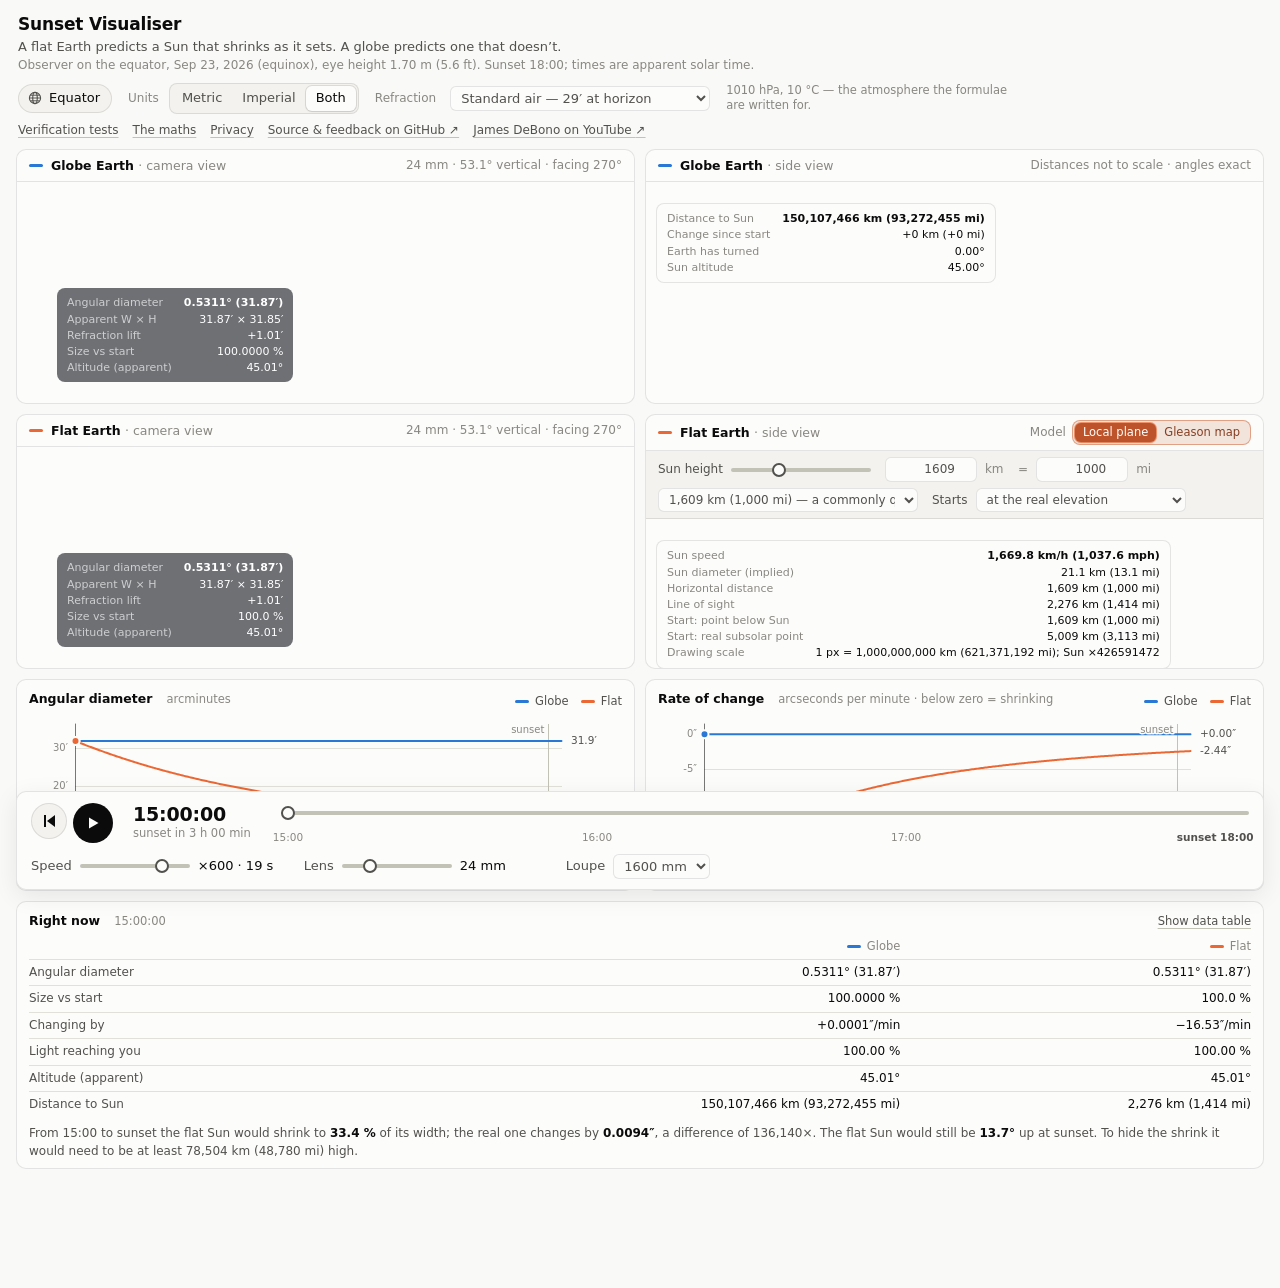
<file: index.html>
<!doctype html>
<html lang="en">
<head>
<meta charset="utf-8">
<meta name="viewport" content="width=device-width, initial-scale=1">
<link rel="canonical" href="https://sunset.observable.science/">
<link rel="icon" href="favicon.ico" sizes="32x32 48x48">
<link rel="icon" href="img/icon.svg" type="image/svg+xml">
<link rel="apple-touch-icon" href="img/apple-touch-icon.png">
<title>Sunset Visualiser</title>
<meta name="description" content="Why the Sun does not shrink as it sets, and what it would do if the Earth were flat. Every number is computed in the open and independently tested.">
<link rel="stylesheet" href="css/style.css">
</head>
<body>
<div class="app">

  <header class="topbar">
    <div class="brand">
      <h1>Sunset Visualiser</h1>
      <p>A flat Earth predicts a Sun that shrinks as it sets. A globe predicts one that doesn&rsquo;t.</p>
      <p class="scenario" id="scenario-line">&nbsp;</p>
    </div>

    <div class="globals">
      <div class="picker-wrap">
        <button type="button" class="pill" id="location-btn" aria-expanded="false" aria-controls="location-panel">
          <svg viewBox="0 0 16 16" aria-hidden="true" class="pill-icon">
            <circle cx="8" cy="8" r="6.4" fill="none" stroke="currentColor" stroke-width="1.3"/>
            <ellipse cx="8" cy="8" rx="2.6" ry="6.4" fill="none" stroke="currentColor" stroke-width="1.3"/>
            <path d="M1.8 8h12.4M2.9 4.8h10.2M2.9 11.2h10.2" stroke="currentColor" stroke-width="1.1" fill="none"/>
          </svg>
          <span id="location-label">Equator</span>
        </button>
        <div class="popover" id="location-panel" hidden>
          <h3>Where, and when?</h3>
          <canvas id="location-globe" width="240" height="240"
                  aria-label="Globe. Drag to spin it, click to choose a location."></canvas>
          <div class="fields">
            <label>Lat <input type="number" id="lat-input" min="-80" max="80" step="0.01"><span class="unit">&deg;N</span></label>
            <label>Lon <input type="number" id="lon-input" min="-180" max="180" step="0.01"><span class="unit">&deg;E</span></label>
          </div>
          <div class="presets" id="location-presets"></div>
          <div class="fields">
            <label>Date <input type="date" id="date-input" min="2020-01-01" max="2040-12-31"></label>
          </div>
          <div class="presets" id="date-presets"></div>
          <p class="hint" id="picker-note">Beyond 80&deg; of latitude the Sun barely
          climbs at an equinox and the whole window is twilight, so the picker stops
          there. Some dates have no sunset at all at high latitude; those are refused.</p>
        </div>
      </div>
      <div role="group" aria-label="Units">
        <span class="seg-label">Units</span>
        <span class="seg" id="units">
          <button type="button" data-value="metric" aria-pressed="false">Metric</button>
          <button type="button" data-value="imperial" aria-pressed="false">Imperial</button>
          <button type="button" data-value="both" aria-pressed="true">Both</button>
        </span>
      </div>
      <label class="field">
        <span class="seg-label">Refraction</span>
        <select id="refraction" aria-label="Atmospheric refraction"></select>
      </label>
      <span class="note" id="refraction-note"></span>
      <nav>
        <a href="tests.html">Verification tests</a>
        <a href="maths.html">The maths</a>
        <a href="privacy.html">Privacy</a>
        <a href="https://github.com/james-debono/sunset-visualiser" target="_blank" rel="noopener"
        title="Read the source, check the workings, or open an issue with a correction">Source &amp; feedback on GitHub <span aria-hidden="true">&#8599;</span></a>
        <a href="https://www.youtube.com/@jamesdebono" target="_blank" rel="noopener">James DeBono on YouTube <span aria-hidden="true">&#8599;</span></a>
      </nav>
    </div>
  </header>

  <main class="quads">

    <!-- Top left: globe, camera -->
    <section class="quad" aria-labelledby="h-globe-camera">
      <div class="quad-head">
        <span class="key globe" aria-hidden="true"></span>
        <h2 id="h-globe-camera">Globe Earth <span class="view">· camera view</span></h2>
        <span class="meta" id="globe-camera-meta"></span>
      </div>
      <div class="stage">
        <canvas id="globe-camera" role="img" aria-label="Camera view of the sunset on a spherical Earth"></canvas>
        <dl class="readout on-photo" id="globe-camera-readout"></dl>
      </div>
    </section>

    <!-- Top right: globe, side -->
    <section class="quad" aria-labelledby="h-globe-side">
      <div class="quad-head">
        <span class="key globe" aria-hidden="true"></span>
        <h2 id="h-globe-side">Globe Earth <span class="view">· side view</span></h2>
        <span class="meta">Distances not to scale · angles exact</span>
      </div>
      <div class="stage">
        <canvas id="globe-side" role="img" aria-label="Diagram of the observer rotating on the Earth, showing the horizon line, the line to the Sun and the angle between them"></canvas>
        <dl class="readout on-diagram" id="globe-side-readout"></dl>
      </div>
    </section>

    <!-- Bottom left: flat, camera -->
    <section class="quad" aria-labelledby="h-flat-camera">
      <div class="quad-head">
        <span class="key flat" aria-hidden="true"></span>
        <h2 id="h-flat-camera">Flat Earth <span class="view">· camera view</span></h2>
        <span class="meta" id="flat-camera-meta"></span>
      </div>
      <div class="stage">
        <canvas id="flat-camera" role="img" aria-label="Camera view of the sunset if the Earth were flat"></canvas>
        <dl class="readout on-photo" id="flat-camera-readout"></dl>
      </div>
    </section>

    <!-- Bottom right: flat, side -->
    <section class="quad" aria-labelledby="h-flat-side">
      <div class="quad-head">
        <span class="key flat" aria-hidden="true"></span>
        <h2 id="h-flat-side">Flat Earth <span class="view">· side view</span></h2>
        <span class="head-controls">
          <span class="seg-label">Model</span>
          <span class="seg seg-sm" id="path">
            <button type="button" data-value="straight" aria-pressed="true" title="Local plane: the Sun recedes in a straight line at the measured speed of the subsolar point. The most charitable version.">Local plane</button>
            <button type="button" data-value="gleason" aria-pressed="false" title="The azimuthal-equidistant disc that flat-Earth maps use. The Sun circles above the pole and its whole path follows from the map.">Gleason map</button>
          </span>
        </span>
      </div>
      <div class="quad-controls">
        <label class="field">
          Sun height
          <input type="range" id="height-slider" min="0" max="1000" step="1" aria-label="Sun height, logarithmic slider">
        </label>
        <span class="field" id="height-km-field">
          <input type="number" id="height-km" min="1" step="any" aria-label="Sun height in kilometres">
          <span class="unit">km</span>
        </span>
        <span class="field" id="height-mi-field">
          <span class="unit eq" id="height-eq" aria-hidden="true">=</span>
          <input type="number" id="height-mi" min="1" step="any" aria-label="Sun height in miles">
          <span class="unit">mi</span>
        </span>
        <label class="field">
          <select id="height-presets" aria-label="Height presets"></select>
        </label>
        <label class="field" id="anchor-field">
          Starts
          <select id="anchor" aria-label="Where the flat Sun starts">
            <option value="elevation">at the real elevation</option>
            <option value="subsolar">above the real subsolar point</option>
          </select>
        </label>
        <span class="field note" id="path-note" hidden>The map fixes where the Sun
        starts and how it travels, so there is nothing left to choose.</span>
      </div>
      <div class="stage">
        <canvas id="flat-side" role="img" aria-label="Scale diagram of the Sun moving away above a flat Earth, showing the line of sight and its angle to the ground"></canvas>
        <dl class="readout on-diagram" id="flat-side-readout"></dl>
      </div>
    </section>

  </main>

  <section class="analysis" aria-label="Analysis">

    <div class="card">
      <div class="card-head">
        <h3>Angular diameter</h3>
        <span class="sub">arcminutes</span>
        <span class="legend" aria-hidden="true">
          <span><i class="key globe"></i>Globe</span>
          <span><i class="key flat"></i>Flat</span>
        </span>
      </div>
      <div class="chart" id="chart-size">
        <canvas role="img" aria-label="Chart of angular diameter against time for both models"></canvas>
      </div>
    </div>

    <div class="card">
      <div class="card-head">
        <h3>Rate of change</h3>
        <span class="sub">arcseconds per minute · below zero = shrinking</span>
        <span class="legend" aria-hidden="true">
          <span><i class="key globe"></i>Globe</span>
          <span><i class="key flat"></i>Flat</span>
        </span>
      </div>
      <div class="chart" id="chart-rate">
        <canvas role="img" aria-label="Chart of the rate of change of angular diameter against time for both models"></canvas>
      </div>
    </div>

    <div class="card compare-card">
      <div class="card-head">
        <h3>Right now</h3>
        <span class="sub" id="compare-time"></span>
        <button type="button" class="link-btn" id="table-toggle" aria-expanded="false" style="margin-left:auto">Show data table</button>
      </div>
      <div id="compare-view">
        <table class="compare" id="compare">
          <thead>
            <tr>
              <th scope="col"></th>
              <th scope="col"><i class="key globe"></i>Globe</th>
              <th scope="col"><i class="key flat"></i>Flat</th>
            </tr>
          </thead>
          <tbody></tbody>
        </table>
        <p class="verdict" id="verdict"></p>
      </div>
      <div class="table-view" id="table-view" hidden></div>
    </div>

  </section>

  <footer class="transport" aria-label="Playback">
    <div class="buttons">
      <button type="button" class="icon-btn" id="restart" aria-label="Restart" title="Restart (Home)">
        <svg viewBox="0 0 16 16" aria-hidden="true"><path fill="currentColor" d="M3 2h2v12H3zM14 2v12L6 8z"/></svg>
      </button>
      <button type="button" class="icon-btn primary" id="play" aria-label="Play" title="Play / pause (Space)">
        <svg viewBox="0 0 16 16" aria-hidden="true" id="play-icon"><path fill="currentColor" d="M4 2.5v11l9.5-5.5z"/></svg>
      </button>
    </div>

    <div class="clock" aria-live="off">
      <div class="time" id="clock-time">15:00:00</div>
      <div class="rel" id="clock-rel">apparent solar time</div>
    </div>

    <div class="scrub">
      <input type="range" id="scrub" min="0" max="1" step="1" value="0" aria-label="Time">
      <div class="scrub-ticks" id="scrub-ticks" aria-hidden="true"></div>
    </div>

    <div class="settings">
      <label class="field">
        Speed
        <input type="range" id="speed" min="0" max="1000" step="1" aria-label="Playback speed">
        <span class="value" id="speed-value"></span>
      </label>
      <label class="field">
        Lens
        <input type="range" id="focal" min="0" max="1" step="1" aria-label="Camera focal length">
        <span class="value" id="focal-value"></span>
      </label>
      <label class="field">
        Loupe
        <select id="loupe" aria-label="Loupe focal length">
          <option value="400">400 mm</option>
          <option value="800" selected>800 mm</option>
          <option value="1600">1600 mm</option>
        </select>
      </label>
    </div>
  </footer>

</div>

<script type="module" src="js/main.js"></script>
</body>
</html>
</file>
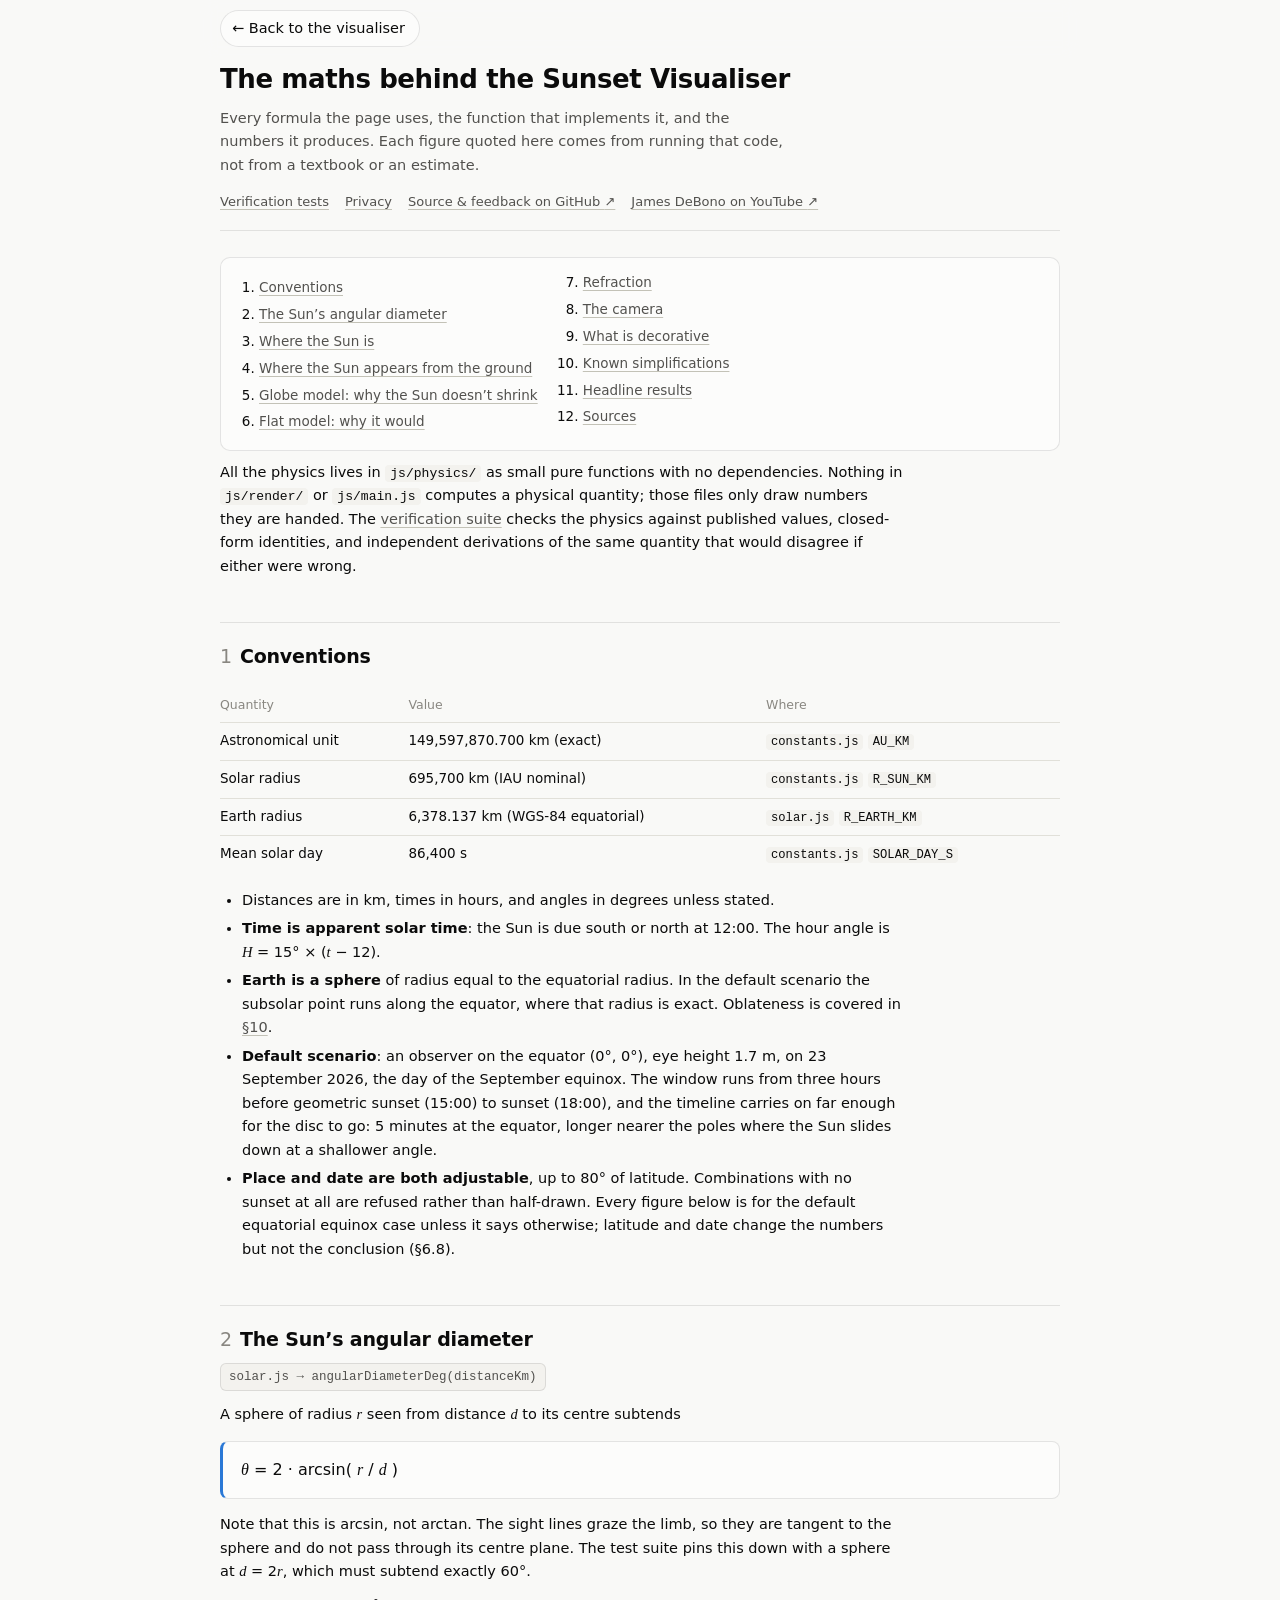
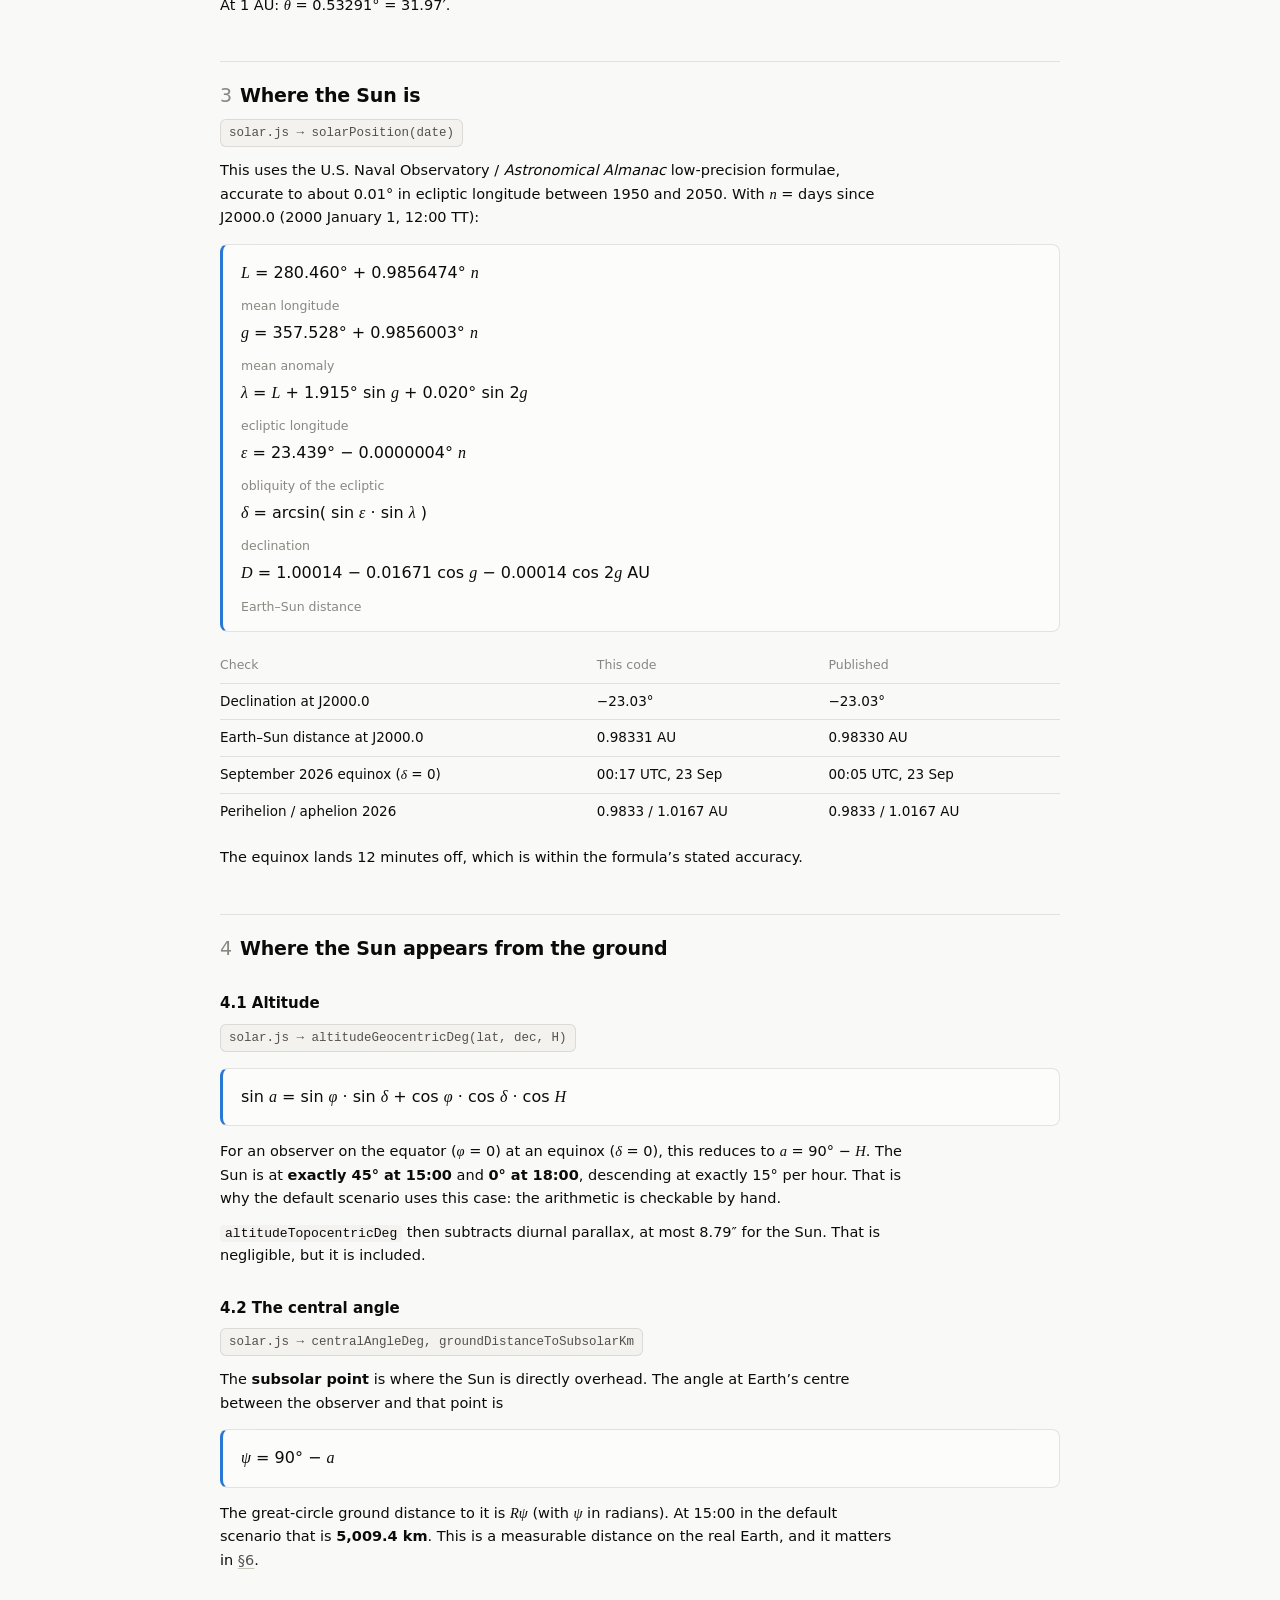
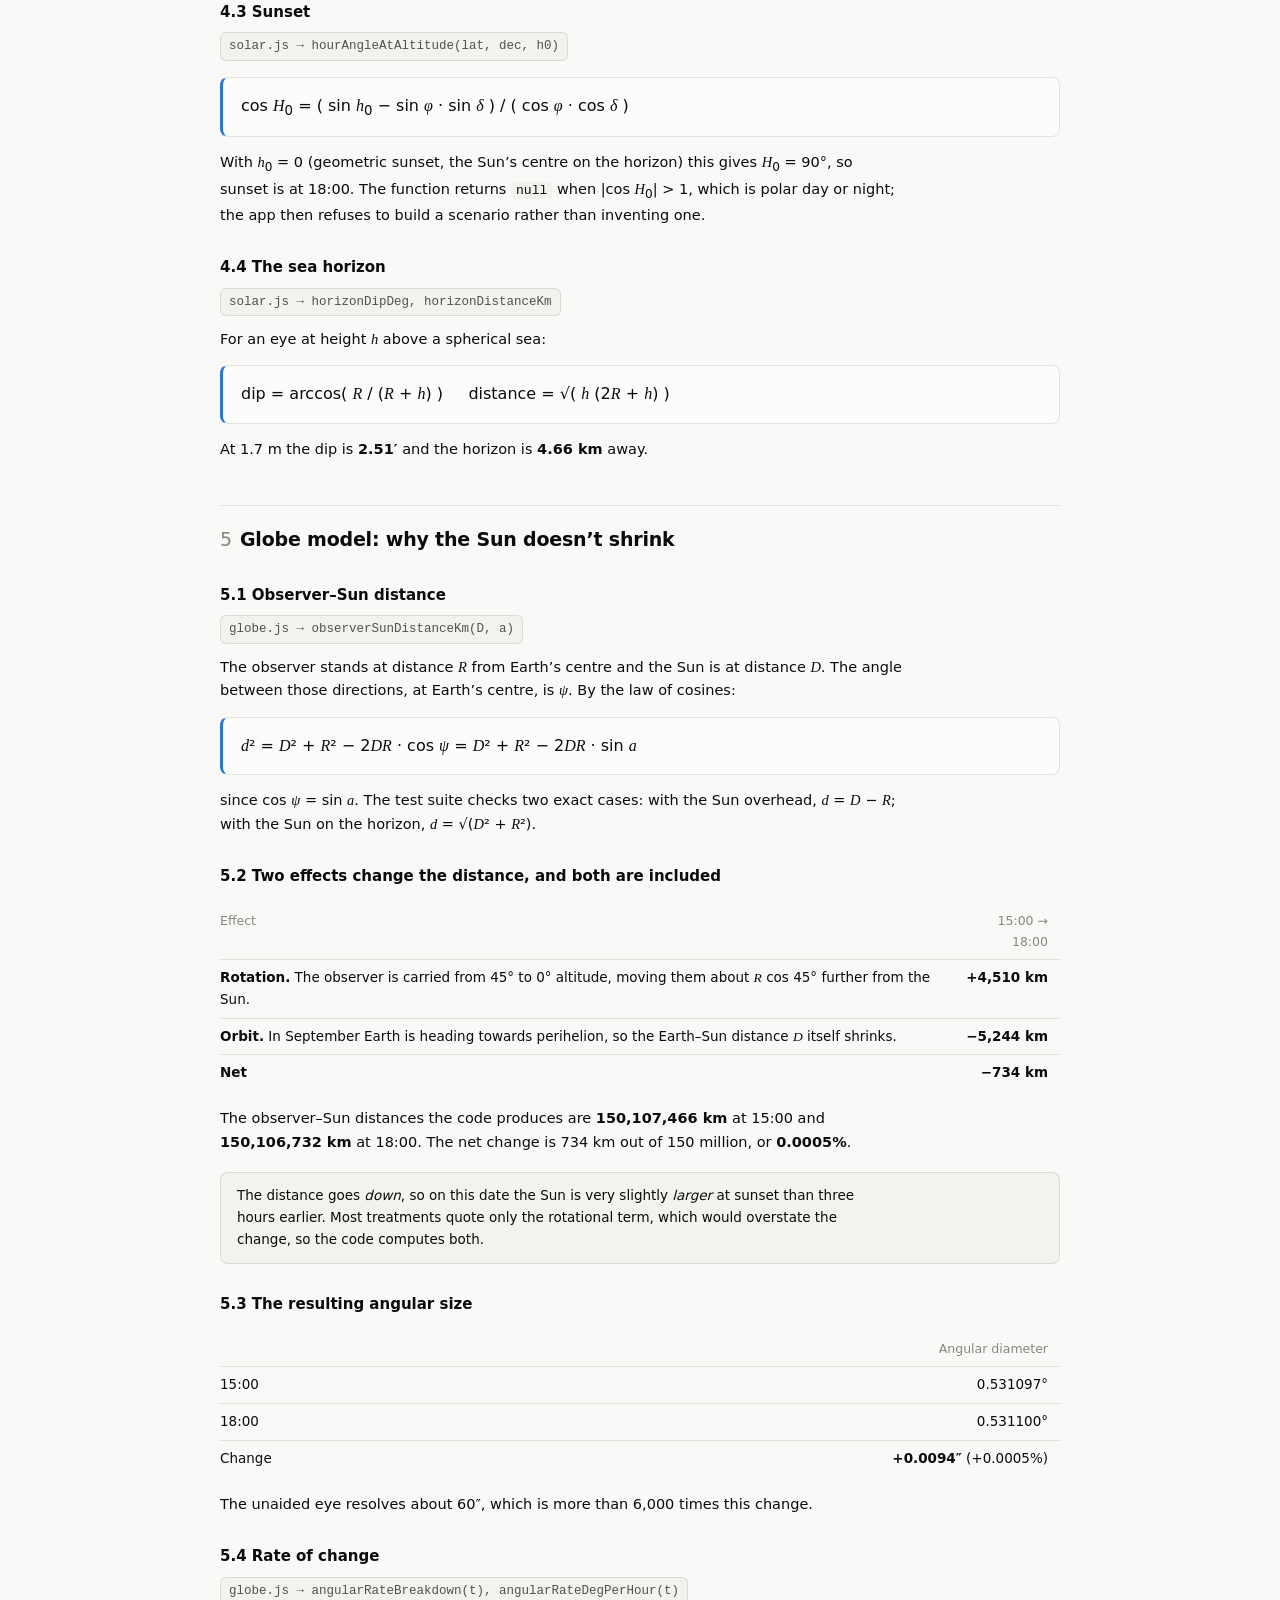
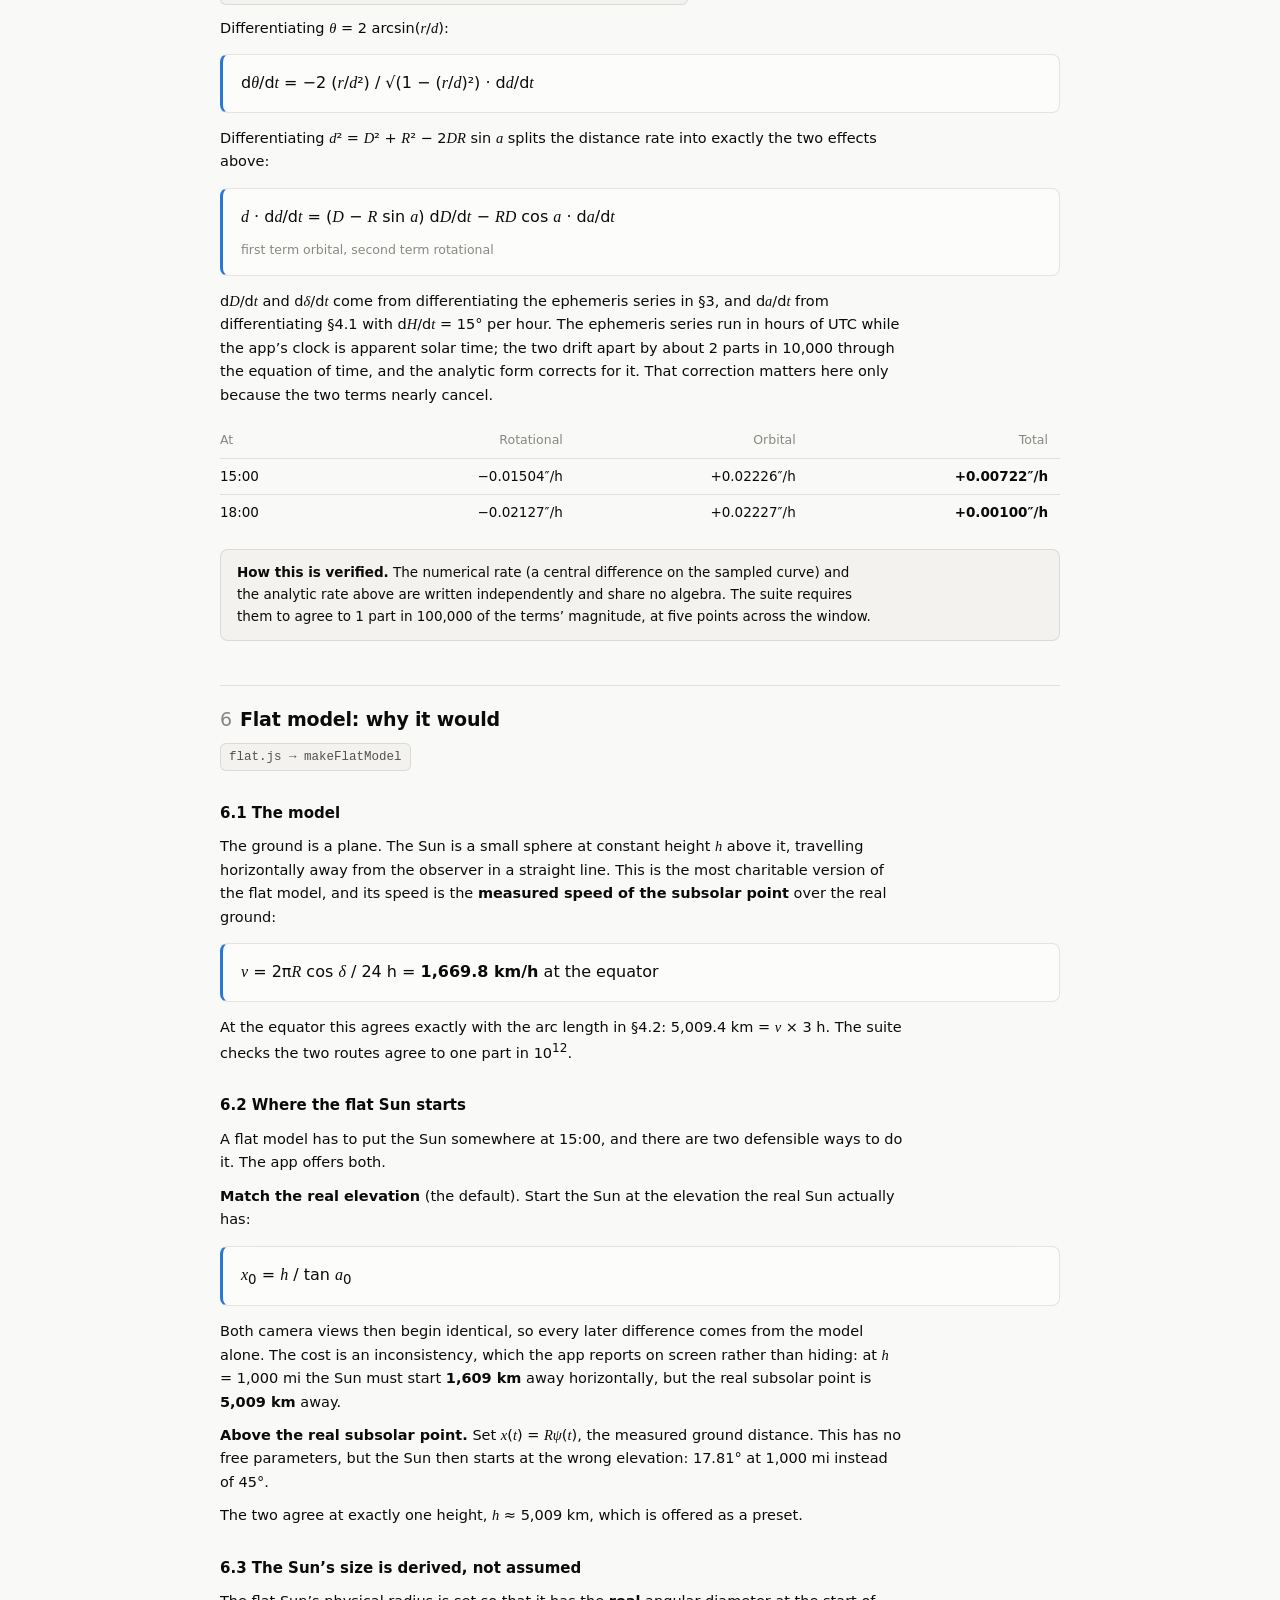
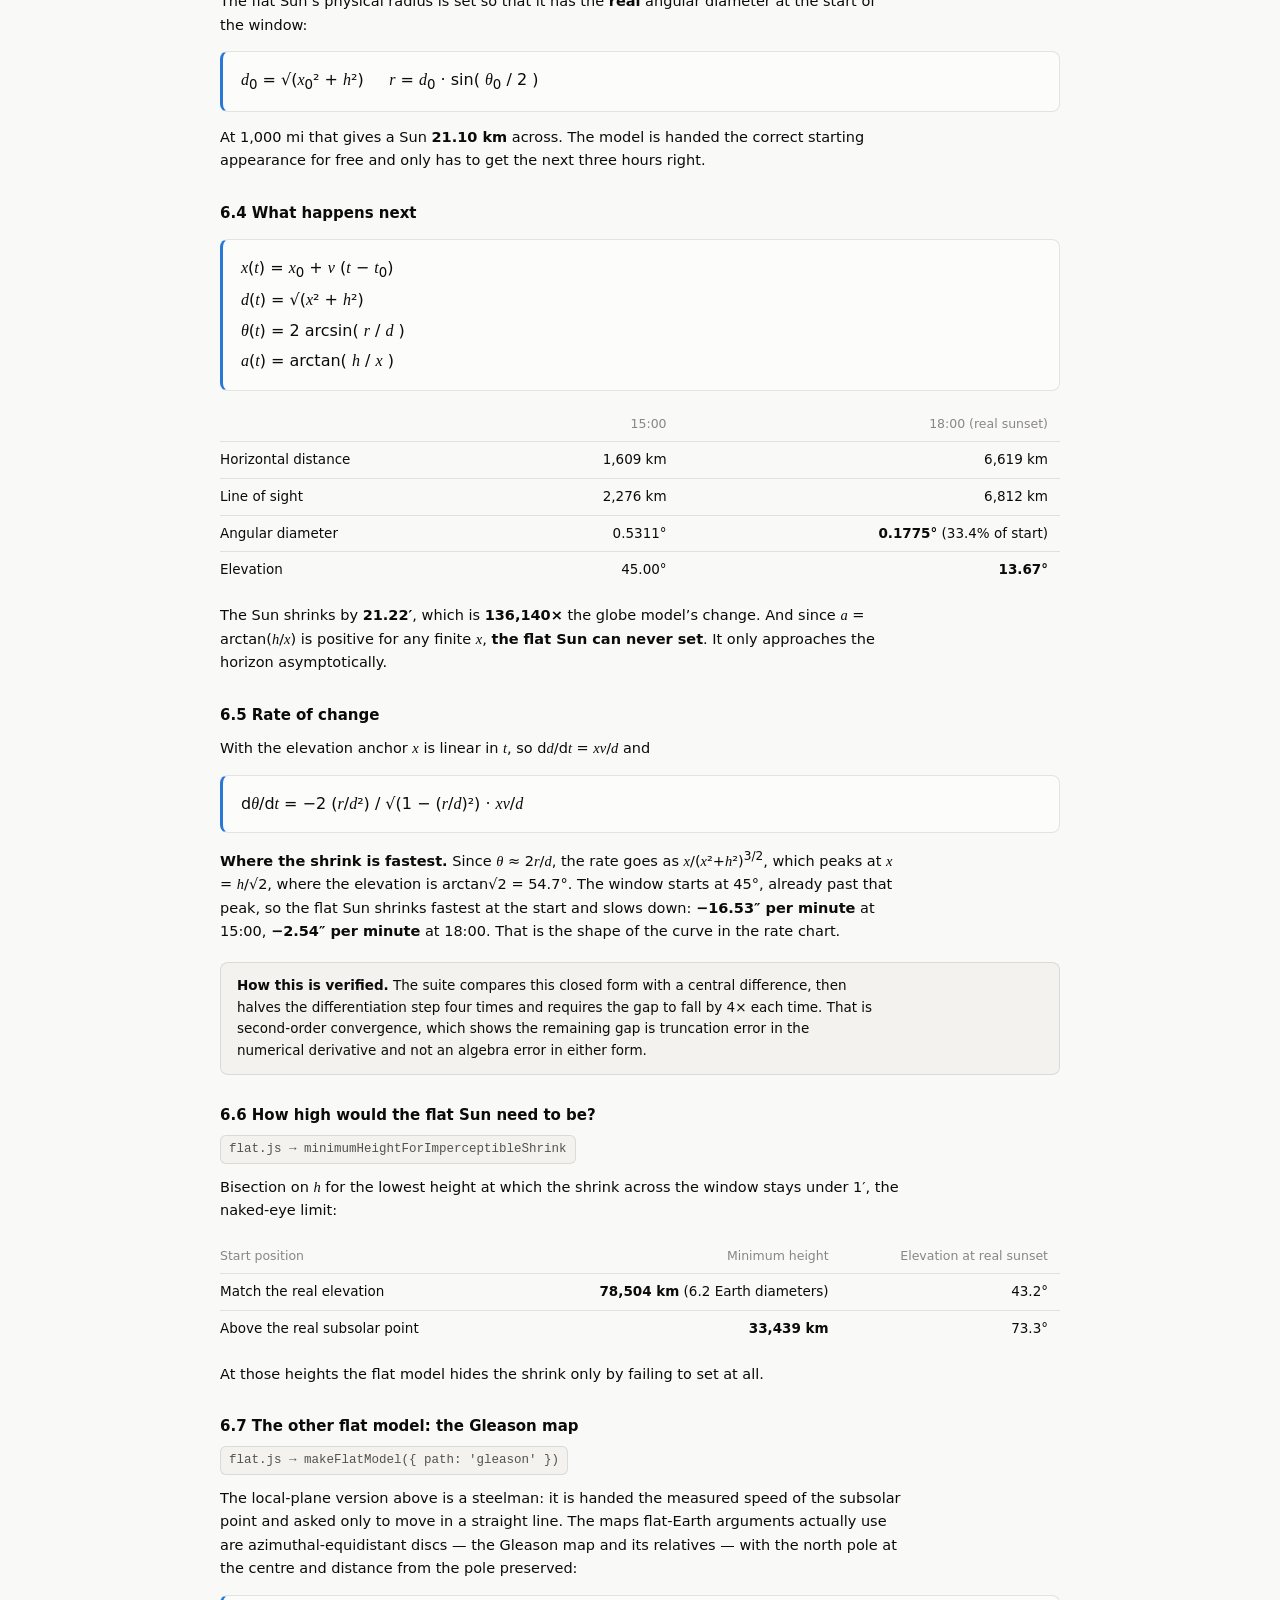
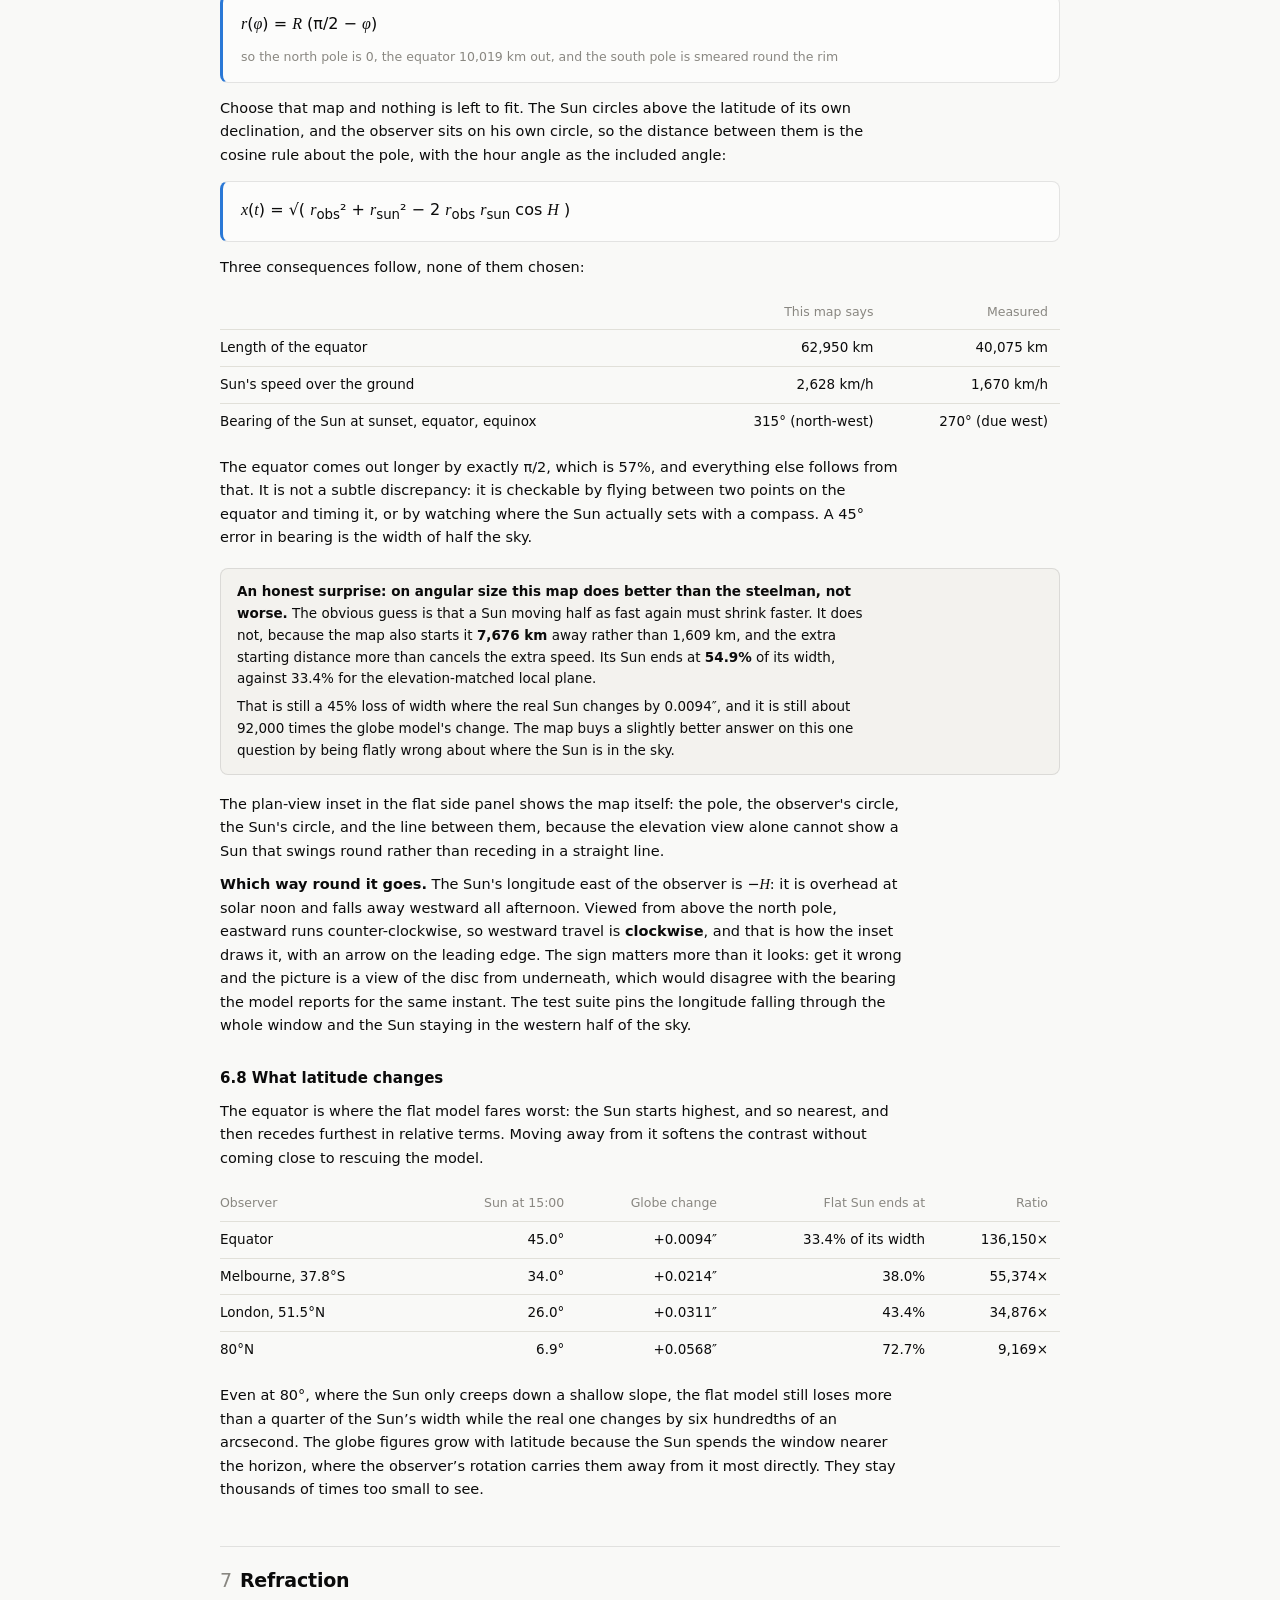
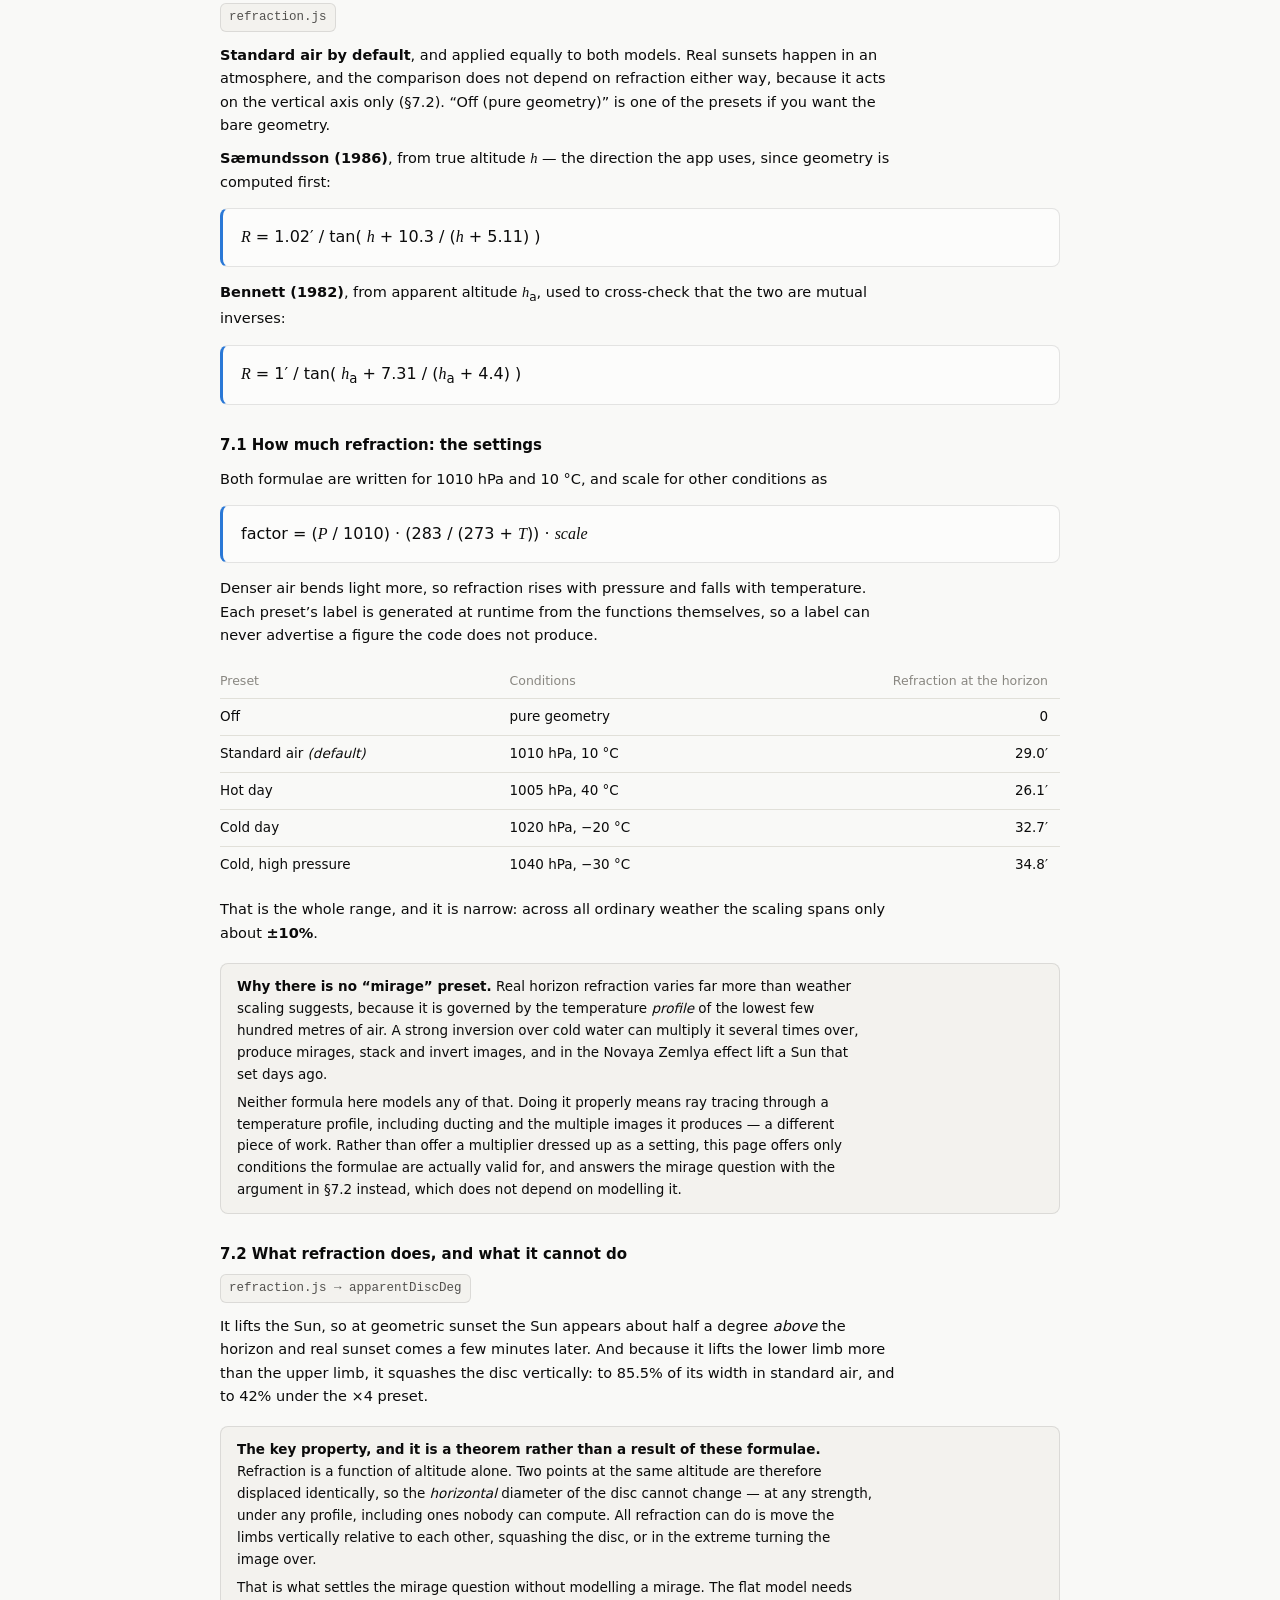
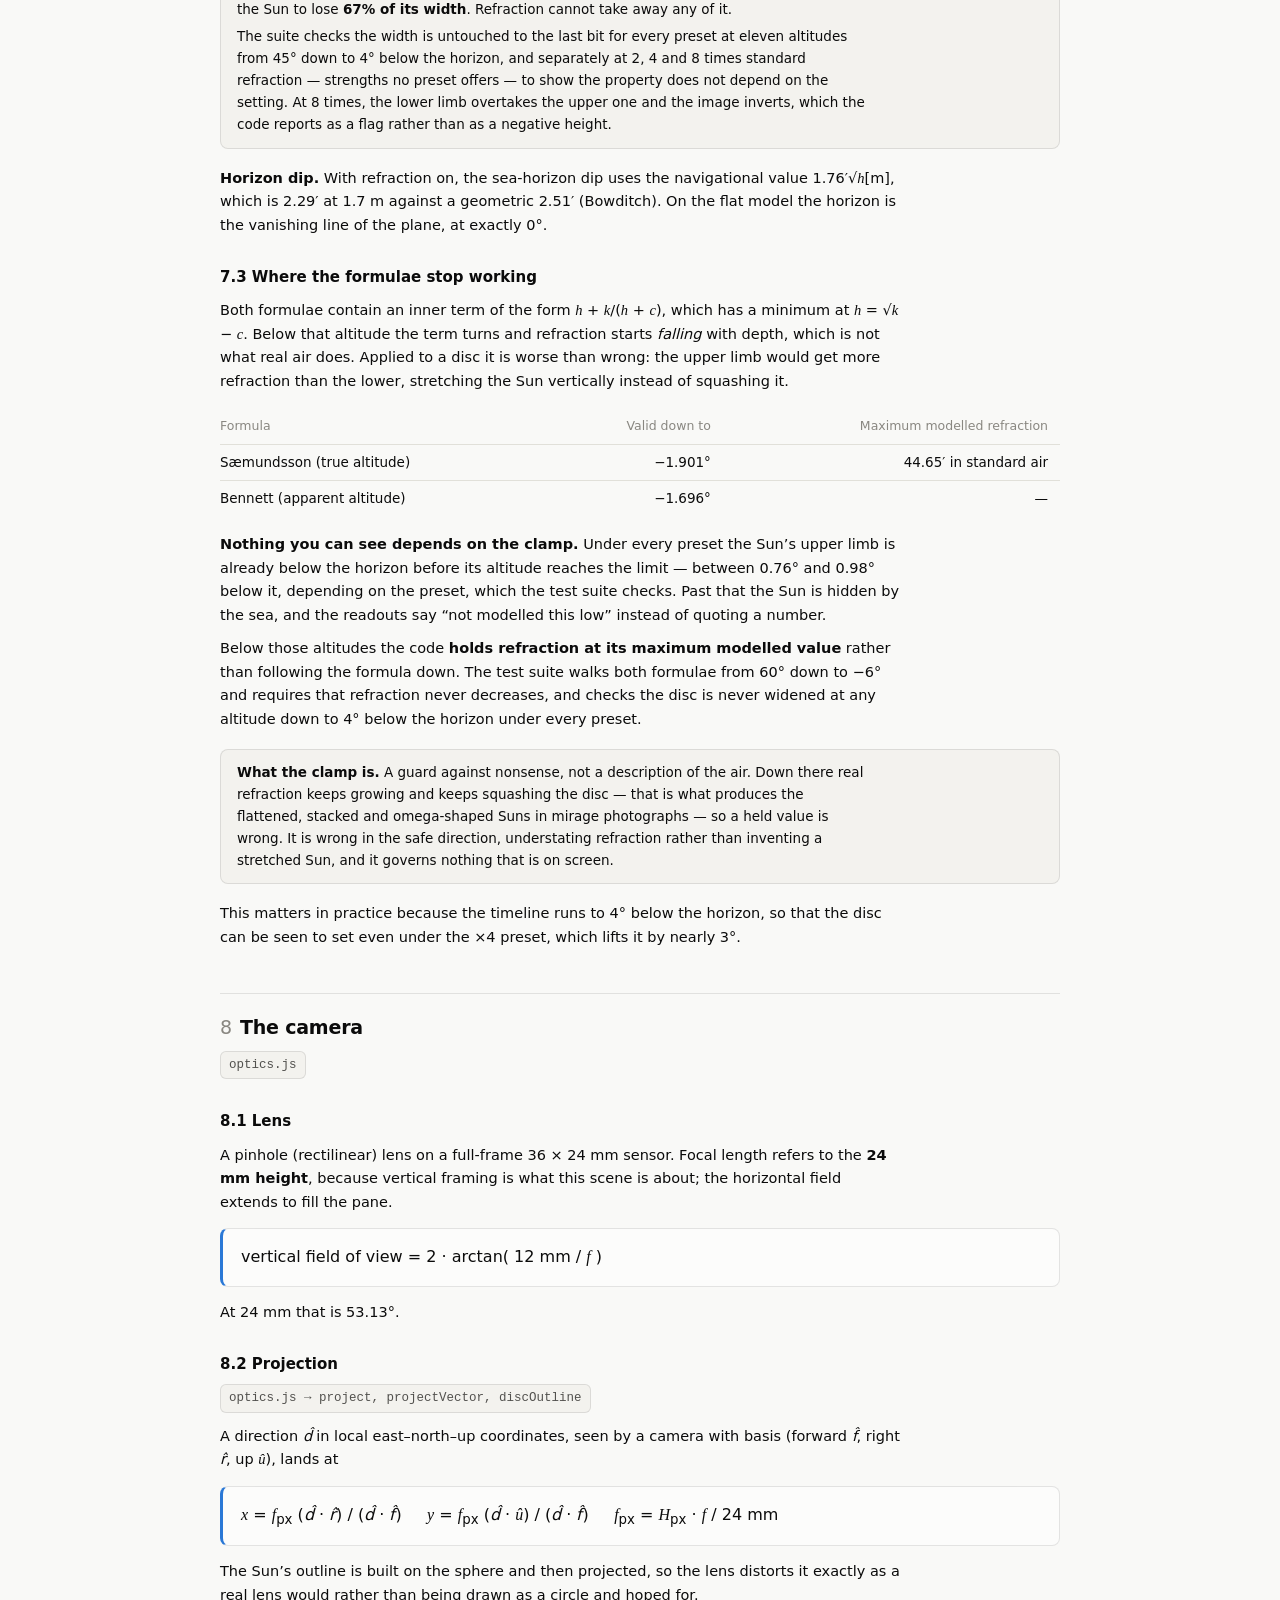
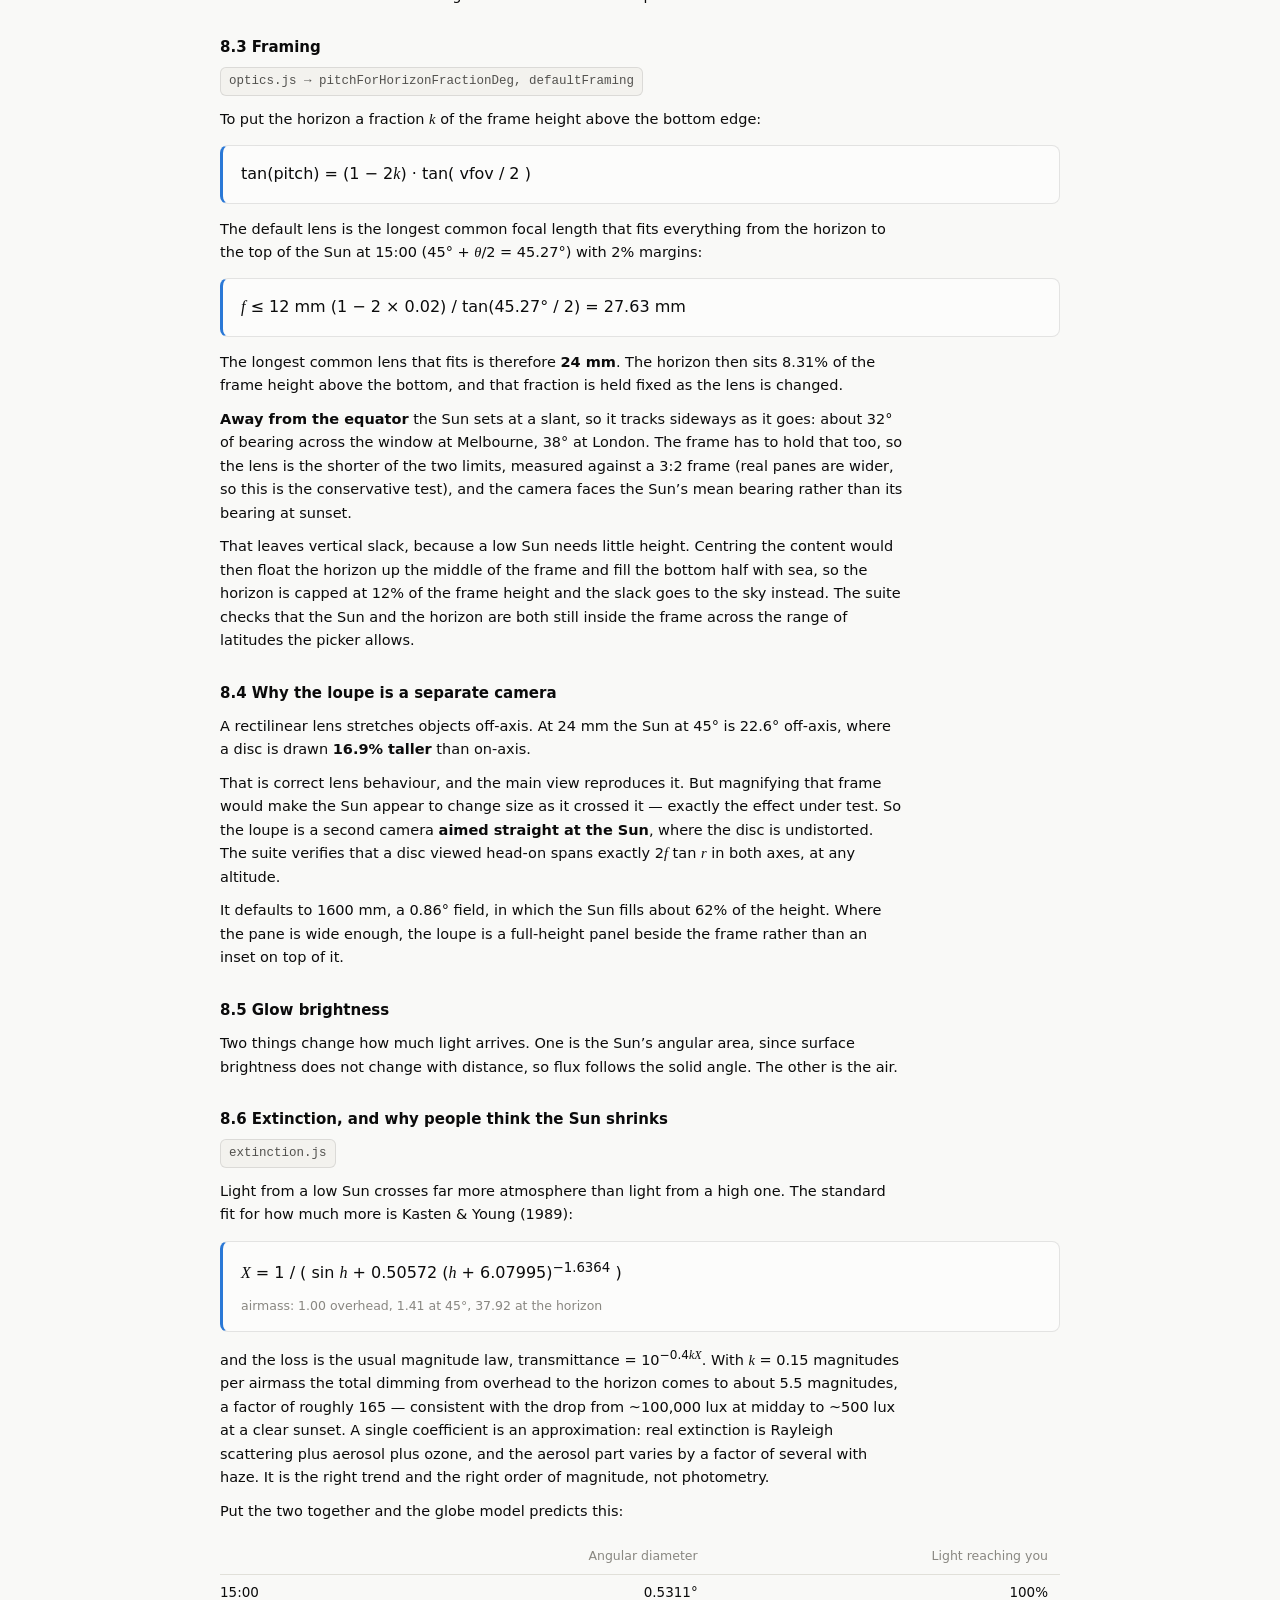
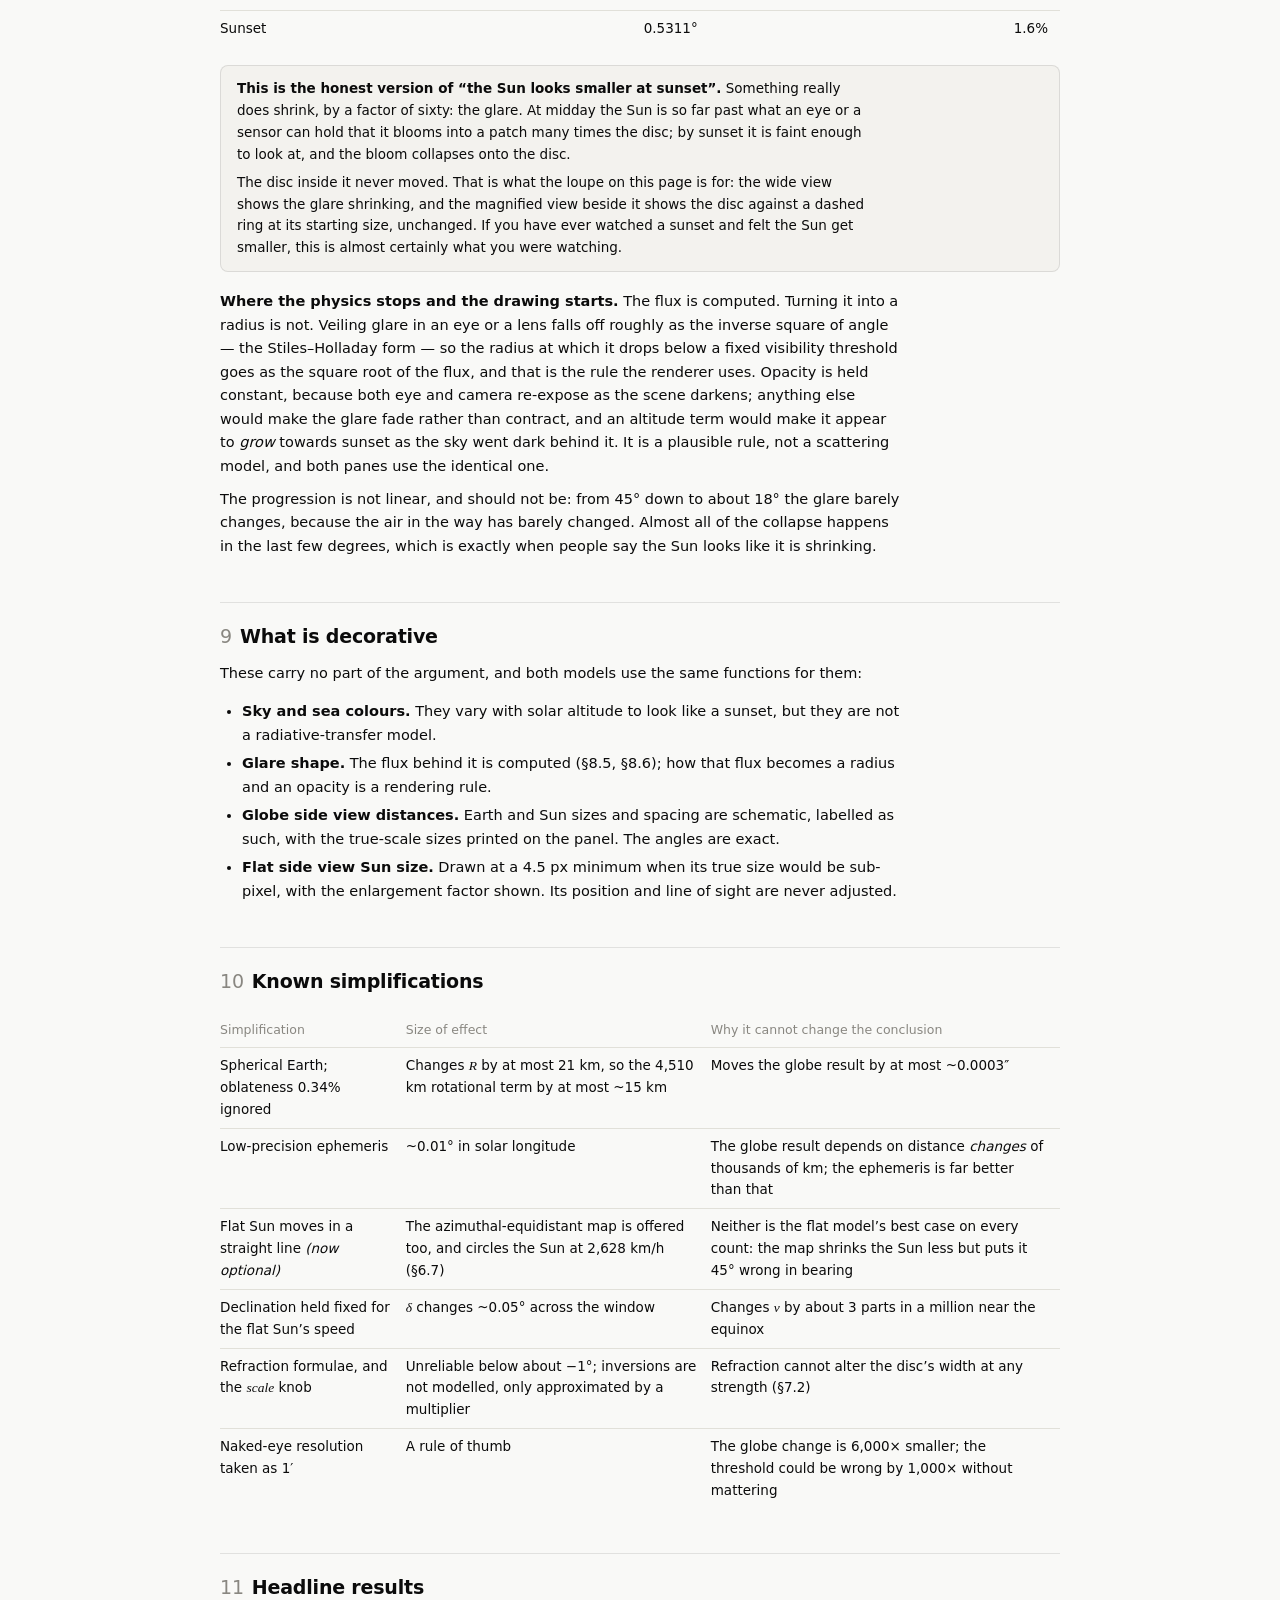
<file: maths.html>
<!doctype html>
<html lang="en">
<head>
<meta charset="utf-8">
<meta name="viewport" content="width=device-width, initial-scale=1">
<link rel="canonical" href="https://sunset.observable.science/maths">
<link rel="icon" href="favicon.ico" sizes="32x32 48x48">
<link rel="icon" href="img/icon.svg" type="image/svg+xml">
<link rel="apple-touch-icon" href="img/apple-touch-icon.png">
<title>The maths — Sunset Visualiser</title>
<meta name="description" content="Every formula behind the Sunset Visualiser, the function that implements it, the numbers it produces, and the sources for every constant.">
<link rel="stylesheet" href="css/style.css">
<style>
  body { background: var(--page); }

  .doc {
    max-width: 880px;
    margin: 0 auto;
    padding: 28px 20px 96px;
    font-size: 14.5px;
    line-height: 1.62;
  }

  .doc-head { border-bottom: 1px solid var(--hairline); padding-bottom: 18px; margin-bottom: 8px; }
  .doc-head h1 { font-size: 26px; font-weight: 650; letter-spacing: -0.015em; margin: 0 0 6px; }
  .doc-head .lede { color: var(--ink-2); margin: 0; max-width: 62ch; }
  .doc-head nav { display: flex; flex-wrap: wrap; align-items: center; gap: 16px; margin-top: 14px; font-size: 13px; }
  .backbar {
    position: sticky;
    top: 0;
    z-index: 20;
    margin: -28px -20px 0;
    padding: 10px 20px;
    background: color-mix(in srgb, var(--page) 88%, transparent);
    backdrop-filter: blur(8px);
    -webkit-backdrop-filter: blur(8px);
    border-bottom: 1px solid transparent;
  }
  .backbar.stuck { border-bottom-color: var(--hairline); }
  .backbtn {
    display: inline-flex; align-items: center; gap: 7px;
    padding: 6px 14px 6px 11px;
    border-radius: 999px; border: 1px solid var(--hairline); background: var(--surface);
    color: var(--ink); text-decoration: none; font-weight: 500;
  }
  .backbtn:hover { border-color: var(--axis); }

  .doc h2 {
    font-size: 19px;
    font-weight: 620;
    letter-spacing: -0.01em;
    margin: 44px 0 4px;
    padding-top: 18px;
    border-top: 1px solid var(--hairline);
  }
  .doc h2 .n { color: var(--muted); font-weight: 500; margin-right: 8px; }
  .doc h3 { font-size: 15px; font-weight: 620; margin: 28px 0 4px; }
  .doc p { margin: 10px 0; max-width: 74ch; }
  .doc ul, .doc ol { max-width: 74ch; padding-left: 22px; }
  .doc li { margin: 5px 0; }
  .doc strong { font-weight: 620; }

  /* Where a formula's implementation lives. */
  .impl {
    font-family: var(--mono);
    font-size: 12.5px;
    color: var(--ink-2);
    background: var(--surface-2);
    border: 1px solid var(--hairline);
    border-radius: 6px;
    padding: 3px 8px;
    display: inline-block;
    margin: 4px 0 2px;
  }
  code {
    font-family: var(--mono);
    font-size: 0.9em;
    background: var(--surface-2);
    border-radius: 4px;
    padding: 1px 5px;
  }

  /* Display formulae. Set in the page's own type, with italic variables. */
  .eq {
    margin: 14px 0;
    padding: 13px 18px;
    background: var(--surface);
    border: 1px solid var(--hairline);
    border-left: 3px solid var(--globe);
    border-radius: 8px;
    font-size: 16px;
    line-height: 1.9;
    overflow-x: auto;
    white-space: nowrap;
  }
  .eq i, .doc p i, .doc li i, td i { font-style: italic; font-family: Georgia, "Times New Roman", serif; }
  .eq .where { display: block; font-size: 12.5px; color: var(--muted); white-space: normal; margin-top: 6px; }
  .eq.stack { white-space: normal; }
  .eq .line { display: block; }

  table {
    border-collapse: collapse;
    width: 100%;
    margin: 16px 0;
    font-size: 13.5px;
  }
  th, td { text-align: left; padding: 7px 12px 7px 0; border-bottom: 1px solid var(--grid); vertical-align: top; }
  thead th { color: var(--muted); font-weight: 500; font-size: 12.5px; }
  td.num, th.num { text-align: right; font-variant-numeric: tabular-nums; }
  tbody tr:last-child td { border-bottom: 0; }

  .callout {
    margin: 18px 0;
    padding: 12px 16px;
    background: var(--surface-2);
    border: 1px solid var(--hairline);
    border-radius: 8px;
    font-size: 13.5px;
  }
  .callout p { margin: 6px 0; }
  .callout p:first-child { margin-top: 0; }
  .callout p:last-child { margin-bottom: 0; }

  .toc { background: var(--surface); border: 1px solid var(--hairline); border-radius: 10px; padding: 14px 18px; margin: 26px 0 0; }
  .toc ol { margin: 0; padding-left: 20px; columns: 2; column-gap: 32px; font-size: 13.5px; }
  @media (max-width: 620px) { .toc ol { columns: 1; } }

  .doc-foot { margin-top: 48px; padding-top: 16px; border-top: 1px solid var(--hairline); color: var(--muted); font-size: 12.5px; }
</style>
</head>
<body>
<article class="doc">

  <div class="backbar" id="backbar">
    <a class="backbtn" href="index.html" data-back>&larr; Back to the visualiser</a>
  </div>

  <header class="doc-head">
    <h1>The maths behind the Sunset Visualiser</h1>
    <p class="lede">Every formula the page uses, the function that implements it, and the numbers it produces. Each figure quoted here comes from running that code, not from a textbook or an estimate.</p>
    <nav>
      <a href="tests.html">Verification tests</a>
      <a href="privacy.html">Privacy</a>
      <a href="https://github.com/james-debono/sunset-visualiser" target="_blank" rel="noopener">Source &amp; feedback on GitHub <span aria-hidden="true">&#8599;</span></a>
      <a href="https://www.youtube.com/@jamesdebono" target="_blank" rel="noopener">James DeBono on YouTube <span aria-hidden="true">&#8599;</span></a>
    </nav>
  </header>

  <div class="toc">
    <ol>
      <li><a href="#conventions">Conventions</a></li>
      <li><a href="#angular-diameter">The Sun&rsquo;s angular diameter</a></li>
      <li><a href="#ephemeris">Where the Sun is</a></li>
      <li><a href="#ground">Where the Sun appears from the ground</a></li>
      <li><a href="#globe">Globe model: why the Sun doesn&rsquo;t shrink</a></li>
      <li><a href="#flat">Flat model: why it would</a></li>
      <li><a href="#refraction">Refraction</a></li>
      <li><a href="#camera">The camera</a></li>
      <li><a href="#decorative">What is decorative</a></li>
      <li><a href="#simplifications">Known simplifications</a></li>
      <li><a href="#results">Headline results</a></li>
      <li><a href="#sources">Sources</a></li>
    </ol>
  </div>

  <p>All the physics lives in <code>js/physics/</code> as small pure functions with no dependencies. Nothing in <code>js/render/</code> or <code>js/main.js</code> computes a physical quantity; those files only draw numbers they are handed. The <a href="tests.html">verification suite</a> checks the physics against published values, closed-form identities, and independent derivations of the same quantity that would disagree if either were wrong.</p>

  <!-- 1 ------------------------------------------------------------------ -->
  <h2 id="conventions"><span class="n">1</span>Conventions</h2>

  <table>
    <thead><tr><th>Quantity</th><th>Value</th><th>Where</th></tr></thead>
    <tbody>
      <tr><td>Astronomical unit</td><td>149,597,870.700 km (exact)</td><td><code>constants.js</code> <code>AU_KM</code></td></tr>
      <tr><td>Solar radius</td><td>695,700 km (IAU nominal)</td><td><code>constants.js</code> <code>R_SUN_KM</code></td></tr>
      <tr><td>Earth radius</td><td>6,378.137 km (WGS-84 equatorial)</td><td><code>solar.js</code> <code>R_EARTH_KM</code></td></tr>
      <tr><td>Mean solar day</td><td>86,400 s</td><td><code>constants.js</code> <code>SOLAR_DAY_S</code></td></tr>
    </tbody>
  </table>

  <ul>
    <li>Distances are in km, times in hours, and angles in degrees unless stated.</li>
    <li><strong>Time is apparent solar time</strong>: the Sun is due south or north at 12:00. The hour angle is <i>H</i> = 15&deg; &times; (<i>t</i> &minus; 12).</li>
    <li><strong>Earth is a sphere</strong> of radius equal to the equatorial radius. In the default scenario the subsolar point runs along the equator, where that radius is exact. Oblateness is covered in <a href="#simplifications">&sect;10</a>.</li>
    <li><strong>Default scenario</strong>: an observer on the equator (0&deg;, 0&deg;), eye height 1.7 m, on 23 September 2026, the day of the September equinox. The window runs from three hours before geometric sunset (15:00) to sunset (18:00), and the timeline carries on far enough for the disc to go: 5 minutes at the equator, longer nearer the poles where the Sun slides down at a shallower angle.</li>
    <li><strong>Place and date are both adjustable</strong>, up to 80&deg; of latitude. Combinations with no sunset at all are refused rather than half-drawn. Every figure below is for the default equatorial equinox case unless it says otherwise; latitude and date change the numbers but not the conclusion (&sect;6.8).</li>
  </ul>

  <!-- 2 ------------------------------------------------------------------ -->
  <h2 id="angular-diameter"><span class="n">2</span>The Sun&rsquo;s angular diameter</h2>
  <span class="impl">solar.js &rarr; angularDiameterDeg(distanceKm)</span>

  <p>A sphere of radius <i>r</i> seen from distance <i>d</i> to its centre subtends</p>

  <div class="eq"><i>&theta;</i> = 2 &middot; arcsin( <i>r</i> / <i>d</i> )</div>

  <p>Note that this is arcsin, not arctan. The sight lines graze the limb, so they are tangent to the sphere and do not pass through its centre plane. The test suite pins this down with a sphere at <i>d</i> = 2<i>r</i>, which must subtend exactly 60&deg;.</p>

  <p>At 1 AU: <i>&theta;</i> = 0.53291&deg; = 31.97&prime;.</p>

  <!-- 3 ------------------------------------------------------------------ -->
  <h2 id="ephemeris"><span class="n">3</span>Where the Sun is</h2>
  <span class="impl">solar.js &rarr; solarPosition(date)</span>

  <p>This uses the U.S. Naval Observatory / <em>Astronomical Almanac</em> low-precision formulae, accurate to about 0.01&deg; in ecliptic longitude between 1950 and 2050. With <i>n</i> = days since J2000.0 (2000 January 1, 12:00 TT):</p>

  <div class="eq stack">
    <span class="line"><i>L</i> = 280.460&deg; + 0.9856474&deg; <i>n</i> <span class="where">mean longitude</span></span>
    <span class="line"><i>g</i> = 357.528&deg; + 0.9856003&deg; <i>n</i> <span class="where">mean anomaly</span></span>
    <span class="line"><i>&lambda;</i> = <i>L</i> + 1.915&deg; sin <i>g</i> + 0.020&deg; sin 2<i>g</i> <span class="where">ecliptic longitude</span></span>
    <span class="line"><i>&epsilon;</i> = 23.439&deg; &minus; 0.0000004&deg; <i>n</i> <span class="where">obliquity of the ecliptic</span></span>
    <span class="line"><i>&delta;</i> = arcsin( sin <i>&epsilon;</i> &middot; sin <i>&lambda;</i> ) <span class="where">declination</span></span>
    <span class="line"><i>D</i> = 1.00014 &minus; 0.01671 cos <i>g</i> &minus; 0.00014 cos 2<i>g</i> AU <span class="where">Earth&ndash;Sun distance</span></span>
  </div>

  <table>
    <thead><tr><th>Check</th><th>This code</th><th>Published</th></tr></thead>
    <tbody>
      <tr><td>Declination at J2000.0</td><td>&minus;23.03&deg;</td><td>&minus;23.03&deg;</td></tr>
      <tr><td>Earth&ndash;Sun distance at J2000.0</td><td>0.98331 AU</td><td>0.98330 AU</td></tr>
      <tr><td>September 2026 equinox (<i>&delta;</i> = 0)</td><td>00:17 UTC, 23 Sep</td><td>00:05 UTC, 23 Sep</td></tr>
      <tr><td>Perihelion / aphelion 2026</td><td>0.9833 / 1.0167 AU</td><td>0.9833 / 1.0167 AU</td></tr>
    </tbody>
  </table>

  <p>The equinox lands 12 minutes off, which is within the formula&rsquo;s stated accuracy.</p>

  <!-- 4 ------------------------------------------------------------------ -->
  <h2 id="ground"><span class="n">4</span>Where the Sun appears from the ground</h2>

  <h3>4.1 Altitude</h3>
  <span class="impl">solar.js &rarr; altitudeGeocentricDeg(lat, dec, H)</span>

  <div class="eq">sin <i>a</i> = sin <i>&phi;</i> &middot; sin <i>&delta;</i> + cos <i>&phi;</i> &middot; cos <i>&delta;</i> &middot; cos <i>H</i></div>

  <p>For an observer on the equator (<i>&phi;</i> = 0) at an equinox (<i>&delta;</i> = 0), this reduces to <i>a</i> = 90&deg; &minus; <i>H</i>. The Sun is at <strong>exactly 45&deg; at 15:00</strong> and <strong>0&deg; at 18:00</strong>, descending at exactly 15&deg; per hour. That is why the default scenario uses this case: the arithmetic is checkable by hand.</p>

  <p><code>altitudeTopocentricDeg</code> then subtracts diurnal parallax, at most 8.79&Prime; for the Sun. That is negligible, but it is included.</p>

  <h3>4.2 The central angle</h3>
  <span class="impl">solar.js &rarr; centralAngleDeg, groundDistanceToSubsolarKm</span>

  <p>The <strong>subsolar point</strong> is where the Sun is directly overhead. The angle at Earth&rsquo;s centre between the observer and that point is</p>

  <div class="eq"><i>&psi;</i> = 90&deg; &minus; <i>a</i></div>

  <p>The great-circle ground distance to it is <i>R&psi;</i> (with <i>&psi;</i> in radians). At 15:00 in the default scenario that is <strong>5,009.4 km</strong>. This is a measurable distance on the real Earth, and it matters in <a href="#flat">&sect;6</a>.</p>

  <h3>4.3 Sunset</h3>
  <span class="impl">solar.js &rarr; hourAngleAtAltitude(lat, dec, h0)</span>

  <div class="eq">cos <i>H</i><sub>0</sub> = ( sin <i>h</i><sub>0</sub> &minus; sin <i>&phi;</i> &middot; sin <i>&delta;</i> ) / ( cos <i>&phi;</i> &middot; cos <i>&delta;</i> )</div>

  <p>With <i>h</i><sub>0</sub> = 0 (geometric sunset, the Sun&rsquo;s centre on the horizon) this gives <i>H</i><sub>0</sub> = 90&deg;, so sunset is at 18:00. The function returns <code>null</code> when |cos <i>H</i><sub>0</sub>| &gt; 1, which is polar day or night; the app then refuses to build a scenario rather than inventing one.</p>

  <h3>4.4 The sea horizon</h3>
  <span class="impl">solar.js &rarr; horizonDipDeg, horizonDistanceKm</span>

  <p>For an eye at height <i>h</i> above a spherical sea:</p>

  <div class="eq">dip = arccos( <i>R</i> / (<i>R</i> + <i>h</i>) ) &nbsp;&nbsp;&nbsp; distance = &radic;( <i>h</i> (2<i>R</i> + <i>h</i>) )</div>

  <p>At 1.7 m the dip is <strong>2.51&prime;</strong> and the horizon is <strong>4.66 km</strong> away.</p>

  <!-- 5 ------------------------------------------------------------------ -->
  <h2 id="globe"><span class="n">5</span>Globe model: why the Sun doesn&rsquo;t shrink</h2>

  <h3>5.1 Observer&ndash;Sun distance</h3>
  <span class="impl">globe.js &rarr; observerSunDistanceKm(D, a)</span>

  <p>The observer stands at distance <i>R</i> from Earth&rsquo;s centre and the Sun is at distance <i>D</i>. The angle between those directions, at Earth&rsquo;s centre, is <i>&psi;</i>. By the law of cosines:</p>

  <div class="eq"><i>d</i>&sup2; = <i>D</i>&sup2; + <i>R</i>&sup2; &minus; 2<i>DR</i> &middot; cos <i>&psi;</i> = <i>D</i>&sup2; + <i>R</i>&sup2; &minus; 2<i>DR</i> &middot; sin <i>a</i></div>

  <p>since cos <i>&psi;</i> = sin <i>a</i>. The test suite checks two exact cases: with the Sun overhead, <i>d</i> = <i>D</i> &minus; <i>R</i>; with the Sun on the horizon, <i>d</i> = &radic;(<i>D</i>&sup2; + <i>R</i>&sup2;).</p>

  <h3>5.2 Two effects change the distance, and both are included</h3>

  <table>
    <thead><tr><th>Effect</th><th class="num">15:00 &rarr; 18:00</th></tr></thead>
    <tbody>
      <tr><td><strong>Rotation.</strong> The observer is carried from 45&deg; to 0&deg; altitude, moving them about <i>R</i> cos 45&deg; further from the Sun.</td><td class="num"><strong>+4,510 km</strong></td></tr>
      <tr><td><strong>Orbit.</strong> In September Earth is heading towards perihelion, so the Earth&ndash;Sun distance <i>D</i> itself shrinks.</td><td class="num"><strong>&minus;5,244 km</strong></td></tr>
      <tr><td><strong>Net</strong></td><td class="num"><strong>&minus;734 km</strong></td></tr>
    </tbody>
  </table>

  <p>The observer&ndash;Sun distances the code produces are <strong>150,107,466 km</strong> at 15:00 and <strong>150,106,732 km</strong> at 18:00. The net change is 734 km out of 150 million, or <strong>0.0005%</strong>.</p>

  <div class="callout">
    <p>The distance goes <em>down</em>, so on this date the Sun is very slightly <em>larger</em> at sunset than three hours earlier. Most treatments quote only the rotational term, which would overstate the change, so the code computes both.</p>
  </div>

  <h3>5.3 The resulting angular size</h3>

  <table>
    <thead><tr><th></th><th class="num">Angular diameter</th></tr></thead>
    <tbody>
      <tr><td>15:00</td><td class="num">0.531097&deg;</td></tr>
      <tr><td>18:00</td><td class="num">0.531100&deg;</td></tr>
      <tr><td>Change</td><td class="num"><strong>+0.0094&Prime;</strong> (+0.0005%)</td></tr>
    </tbody>
  </table>

  <p>The unaided eye resolves about 60&Prime;, which is more than 6,000 times this change.</p>

  <h3>5.4 Rate of change</h3>
  <span class="impl">globe.js &rarr; angularRateBreakdown(t), angularRateDegPerHour(t)</span>

  <p>Differentiating <i>&theta;</i> = 2 arcsin(<i>r</i>/<i>d</i>):</p>

  <div class="eq">d<i>&theta;</i>/d<i>t</i> = &minus;2 (<i>r</i>/<i>d</i>&sup2;) / &radic;(1 &minus; (<i>r</i>/<i>d</i>)&sup2;) &middot; d<i>d</i>/d<i>t</i></div>

  <p>Differentiating <i>d</i>&sup2; = <i>D</i>&sup2; + <i>R</i>&sup2; &minus; 2<i>DR</i> sin <i>a</i> splits the distance rate into exactly the two effects above:</p>

  <div class="eq"><i>d</i> &middot; d<i>d</i>/d<i>t</i> = (<i>D</i> &minus; <i>R</i> sin <i>a</i>) d<i>D</i>/d<i>t</i> &minus; <i>RD</i> cos <i>a</i> &middot; d<i>a</i>/d<i>t</i>
    <span class="where">first term orbital, second term rotational</span></div>

  <p>d<i>D</i>/d<i>t</i> and d<i>&delta;</i>/d<i>t</i> come from differentiating the ephemeris series in &sect;3, and d<i>a</i>/d<i>t</i> from differentiating &sect;4.1 with d<i>H</i>/d<i>t</i> = 15&deg; per hour. The ephemeris series run in hours of UTC while the app&rsquo;s clock is apparent solar time; the two drift apart by about 2 parts in 10,000 through the equation of time, and the analytic form corrects for it. That correction matters here only because the two terms nearly cancel.</p>

  <table>
    <thead><tr><th>At</th><th class="num">Rotational</th><th class="num">Orbital</th><th class="num">Total</th></tr></thead>
    <tbody>
      <tr><td>15:00</td><td class="num">&minus;0.01504&Prime;/h</td><td class="num">+0.02226&Prime;/h</td><td class="num"><strong>+0.00722&Prime;/h</strong></td></tr>
      <tr><td>18:00</td><td class="num">&minus;0.02127&Prime;/h</td><td class="num">+0.02227&Prime;/h</td><td class="num"><strong>+0.00100&Prime;/h</strong></td></tr>
    </tbody>
  </table>

  <div class="callout">
    <p><strong>How this is verified.</strong> The numerical rate (a central difference on the sampled curve) and the analytic rate above are written independently and share no algebra. The suite requires them to agree to 1 part in 100,000 of the terms&rsquo; magnitude, at five points across the window.</p>
  </div>

  <!-- 6 ------------------------------------------------------------------ -->
  <h2 id="flat"><span class="n">6</span>Flat model: why it would</h2>
  <span class="impl">flat.js &rarr; makeFlatModel</span>

  <h3>6.1 The model</h3>

  <p>The ground is a plane. The Sun is a small sphere at constant height <i>h</i> above it, travelling horizontally away from the observer in a straight line. This is the most charitable version of the flat model, and its speed is the <strong>measured speed of the subsolar point</strong> over the real ground:</p>

  <div class="eq"><i>v</i> = 2&pi;<i>R</i> cos <i>&delta;</i> / 24 h = <strong>1,669.8 km/h</strong> at the equator</div>

  <p>At the equator this agrees exactly with the arc length in &sect;4.2: 5,009.4 km = <i>v</i> &times; 3 h. The suite checks the two routes agree to one part in 10<sup>12</sup>.</p>

  <h3>6.2 Where the flat Sun starts</h3>

  <p>A flat model has to put the Sun somewhere at 15:00, and there are two defensible ways to do it. The app offers both.</p>

  <p><strong>Match the real elevation</strong> (the default). Start the Sun at the elevation the real Sun actually has:</p>

  <div class="eq"><i>x</i><sub>0</sub> = <i>h</i> / tan <i>a</i><sub>0</sub></div>

  <p>Both camera views then begin identical, so every later difference comes from the model alone. The cost is an inconsistency, which the app reports on screen rather than hiding: at <i>h</i> = 1,000 mi the Sun must start <strong>1,609 km</strong> away horizontally, but the real subsolar point is <strong>5,009 km</strong> away.</p>

  <p><strong>Above the real subsolar point.</strong> Set <i>x</i>(<i>t</i>) = <i>R&psi;</i>(<i>t</i>), the measured ground distance. This has no free parameters, but the Sun then starts at the wrong elevation: 17.81&deg; at 1,000 mi instead of 45&deg;.</p>

  <p>The two agree at exactly one height, <i>h</i> &asymp; 5,009 km, which is offered as a preset.</p>

  <h3>6.3 The Sun&rsquo;s size is derived, not assumed</h3>

  <p>The flat Sun&rsquo;s physical radius is set so that it has the <strong>real</strong> angular diameter at the start of the window:</p>

  <div class="eq"><i>d</i><sub>0</sub> = &radic;(<i>x</i><sub>0</sub>&sup2; + <i>h</i>&sup2;) &nbsp;&nbsp;&nbsp; <i>r</i> = <i>d</i><sub>0</sub> &middot; sin( <i>&theta;</i><sub>0</sub> / 2 )</div>

  <p>At 1,000 mi that gives a Sun <strong>21.10 km</strong> across. The model is handed the correct starting appearance for free and only has to get the next three hours right.</p>

  <h3>6.4 What happens next</h3>

  <div class="eq stack">
    <span class="line"><i>x</i>(<i>t</i>) = <i>x</i><sub>0</sub> + <i>v</i> (<i>t</i> &minus; <i>t</i><sub>0</sub>)</span>
    <span class="line"><i>d</i>(<i>t</i>) = &radic;(<i>x</i>&sup2; + <i>h</i>&sup2;)</span>
    <span class="line"><i>&theta;</i>(<i>t</i>) = 2 arcsin( <i>r</i> / <i>d</i> )</span>
    <span class="line"><i>a</i>(<i>t</i>) = arctan( <i>h</i> / <i>x</i> )</span>
  </div>

  <table>
    <thead><tr><th></th><th class="num">15:00</th><th class="num">18:00 (real sunset)</th></tr></thead>
    <tbody>
      <tr><td>Horizontal distance</td><td class="num">1,609 km</td><td class="num">6,619 km</td></tr>
      <tr><td>Line of sight</td><td class="num">2,276 km</td><td class="num">6,812 km</td></tr>
      <tr><td>Angular diameter</td><td class="num">0.5311&deg;</td><td class="num"><strong>0.1775&deg;</strong> (33.4% of start)</td></tr>
      <tr><td>Elevation</td><td class="num">45.00&deg;</td><td class="num"><strong>13.67&deg;</strong></td></tr>
    </tbody>
  </table>

  <p>The Sun shrinks by <strong>21.22&prime;</strong>, which is <strong>136,140&times;</strong> the globe model&rsquo;s change. And since <i>a</i> = arctan(<i>h</i>/<i>x</i>) is positive for any finite <i>x</i>, <strong>the flat Sun can never set</strong>. It only approaches the horizon asymptotically.</p>

  <h3>6.5 Rate of change</h3>

  <p>With the elevation anchor <i>x</i> is linear in <i>t</i>, so d<i>d</i>/d<i>t</i> = <i>xv</i>/<i>d</i> and</p>

  <div class="eq">d<i>&theta;</i>/d<i>t</i> = &minus;2 (<i>r</i>/<i>d</i>&sup2;) / &radic;(1 &minus; (<i>r</i>/<i>d</i>)&sup2;) &middot; <i>xv</i>/<i>d</i></div>

  <p><strong>Where the shrink is fastest.</strong> Since <i>&theta;</i> &asymp; 2<i>r</i>/<i>d</i>, the rate goes as <i>x</i>/(<i>x</i>&sup2;+<i>h</i>&sup2;)<sup>3/2</sup>, which peaks at <i>x</i> = <i>h</i>/&radic;2, where the elevation is arctan&radic;2 = 54.7&deg;. The window starts at 45&deg;, already past that peak, so the flat Sun shrinks fastest at the start and slows down: <strong>&minus;16.53&Prime; per minute</strong> at 15:00, <strong>&minus;2.54&Prime; per minute</strong> at 18:00. That is the shape of the curve in the rate chart.</p>

  <div class="callout">
    <p><strong>How this is verified.</strong> The suite compares this closed form with a central difference, then halves the differentiation step four times and requires the gap to fall by 4&times; each time. That is second-order convergence, which shows the remaining gap is truncation error in the numerical derivative and not an algebra error in either form.</p>
  </div>

  <h3>6.6 How high would the flat Sun need to be?</h3>
  <span class="impl">flat.js &rarr; minimumHeightForImperceptibleShrink</span>

  <p>Bisection on <i>h</i> for the lowest height at which the shrink across the window stays under 1&prime;, the naked-eye limit:</p>

  <table>
    <thead><tr><th>Start position</th><th class="num">Minimum height</th><th class="num">Elevation at real sunset</th></tr></thead>
    <tbody>
      <tr><td>Match the real elevation</td><td class="num"><strong>78,504 km</strong> (6.2 Earth diameters)</td><td class="num">43.2&deg;</td></tr>
      <tr><td>Above the real subsolar point</td><td class="num"><strong>33,439 km</strong></td><td class="num">73.3&deg;</td></tr>
    </tbody>
  </table>

  <p>At those heights the flat model hides the shrink only by failing to set at all.</p>

  <h3>6.7 The other flat model: the Gleason map</h3>
  <span class="impl">flat.js &rarr; makeFlatModel({ path: 'gleason' })</span>

  <p>The local-plane version above is a steelman: it is handed the measured speed of the subsolar point and asked only to move in a straight line. The maps flat-Earth arguments actually use are azimuthal-equidistant discs &mdash; the Gleason map and its relatives &mdash; with the north pole at the centre and distance from the pole preserved:</p>

  <div class="eq"><i>r</i>(<i>&phi;</i>) = <i>R</i> (&pi;/2 &minus; <i>&phi;</i>)<span class="where">so the north pole is 0, the equator 10,019 km out, and the south pole is smeared round the rim</span></div>

  <p>Choose that map and nothing is left to fit. The Sun circles above the latitude of its own declination, and the observer sits on his own circle, so the distance between them is the cosine rule about the pole, with the hour angle as the included angle:</p>

  <div class="eq"><i>x</i>(<i>t</i>) = &radic;( <i>r</i><sub>obs</sub>&sup2; + <i>r</i><sub>sun</sub>&sup2; &minus; 2 <i>r</i><sub>obs</sub> <i>r</i><sub>sun</sub> cos <i>H</i> )</div>

  <p>Three consequences follow, none of them chosen:</p>

  <table>
    <thead><tr><th></th><th class="num">This map says</th><th class="num">Measured</th></tr></thead>
    <tbody>
      <tr><td>Length of the equator</td><td class="num">62,950 km</td><td class="num">40,075 km</td></tr>
      <tr><td>Sun's speed over the ground</td><td class="num">2,628 km/h</td><td class="num">1,670 km/h</td></tr>
      <tr><td>Bearing of the Sun at sunset, equator, equinox</td><td class="num">315&deg; (north-west)</td><td class="num">270&deg; (due west)</td></tr>
    </tbody>
  </table>

  <p>The equator comes out longer by exactly &pi;/2, which is 57%, and everything else follows from that. It is not a subtle discrepancy: it is checkable by flying between two points on the equator and timing it, or by watching where the Sun actually sets with a compass. A 45&deg; error in bearing is the width of half the sky.</p>

  <div class="callout">
    <p><strong>An honest surprise: on angular size this map does better than the steelman, not worse.</strong> The obvious guess is that a Sun moving half as fast again must shrink faster. It does not, because the map also starts it <strong>7,676 km</strong> away rather than 1,609 km, and the extra starting distance more than cancels the extra speed. Its Sun ends at <strong>54.9%</strong> of its width, against 33.4% for the elevation-matched local plane.</p>
    <p>That is still a 45% loss of width where the real Sun changes by 0.0094&Prime;, and it is still about 92,000 times the globe model's change. The map buys a slightly better answer on this one question by being flatly wrong about where the Sun is in the sky.</p>
  </div>

  <p>The plan-view inset in the flat side panel shows the map itself: the pole, the observer's circle, the Sun's circle, and the line between them, because the elevation view alone cannot show a Sun that swings round rather than receding in a straight line.</p>

  <p><strong>Which way round it goes.</strong> The Sun's longitude east of the observer is &minus;<i>H</i>: it is overhead at solar noon and falls away westward all afternoon. Viewed from above the north pole, eastward runs counter-clockwise, so westward travel is <strong>clockwise</strong>, and that is how the inset draws it, with an arrow on the leading edge. The sign matters more than it looks: get it wrong and the picture is a view of the disc from underneath, which would disagree with the bearing the model reports for the same instant. The test suite pins the longitude falling through the whole window and the Sun staying in the western half of the sky.</p>

  <h3>6.8 What latitude changes</h3>

  <p>The equator is where the flat model fares worst: the Sun starts highest, and so nearest, and then recedes furthest in relative terms. Moving away from it softens the contrast without coming close to rescuing the model.</p>

  <table>
    <thead><tr><th>Observer</th><th class="num">Sun at 15:00</th><th class="num">Globe change</th><th class="num">Flat Sun ends at</th><th class="num">Ratio</th></tr></thead>
    <tbody>
      <tr><td>Equator</td><td class="num">45.0&deg;</td><td class="num">+0.0094&Prime;</td><td class="num">33.4% of its width</td><td class="num">136,150&times;</td></tr>
      <tr><td>Melbourne, 37.8&deg;S</td><td class="num">34.0&deg;</td><td class="num">+0.0214&Prime;</td><td class="num">38.0%</td><td class="num">55,374&times;</td></tr>
      <tr><td>London, 51.5&deg;N</td><td class="num">26.0&deg;</td><td class="num">+0.0311&Prime;</td><td class="num">43.4%</td><td class="num">34,876&times;</td></tr>
      <tr><td>80&deg;N</td><td class="num">6.9&deg;</td><td class="num">+0.0568&Prime;</td><td class="num">72.7%</td><td class="num">9,169&times;</td></tr>
    </tbody>
  </table>

  <p>Even at 80&deg;, where the Sun only creeps down a shallow slope, the flat model still loses more than a quarter of the Sun&rsquo;s width while the real one changes by six hundredths of an arcsecond. The globe figures grow with latitude because the Sun spends the window nearer the horizon, where the observer&rsquo;s rotation carries them away from it most directly. They stay thousands of times too small to see.</p>

  <!-- 7 ------------------------------------------------------------------ -->
  <h2 id="refraction"><span class="n">7</span>Refraction</h2>
  <span class="impl">refraction.js</span>

  <p><strong>Standard air by default</strong>, and applied equally to both models. Real sunsets happen in an atmosphere, and the comparison does not depend on refraction either way, because it acts on the vertical axis only (&sect;7.2). &ldquo;Off (pure geometry)&rdquo; is one of the presets if you want the bare geometry.</p>

  <p><strong>Sæmundsson (1986)</strong>, from true altitude <i>h</i> &mdash; the direction the app uses, since geometry is computed first:</p>

  <div class="eq"><i>R</i> = 1.02&prime; / tan( <i>h</i> + 10.3 / (<i>h</i> + 5.11) )</div>

  <p><strong>Bennett (1982)</strong>, from apparent altitude <i>h</i><sub>a</sub>, used to cross-check that the two are mutual inverses:</p>

  <div class="eq"><i>R</i> = 1&prime; / tan( <i>h</i><sub>a</sub> + 7.31 / (<i>h</i><sub>a</sub> + 4.4) )</div>

  <h3>7.1 How much refraction: the settings</h3>

  <p>Both formulae are written for 1010 hPa and 10 &deg;C, and scale for other conditions as</p>

  <div class="eq">factor = (<i>P</i> / 1010) &middot; (283 / (273 + <i>T</i>)) &middot; <i>scale</i></div>

  <p>Denser air bends light more, so refraction rises with pressure and falls with temperature. Each preset&rsquo;s label is generated at runtime from the functions themselves, so a label can never advertise a figure the code does not produce.</p>

  <table>
    <thead><tr><th>Preset</th><th>Conditions</th><th class="num">Refraction at the horizon</th></tr></thead>
    <tbody>
      <tr><td>Off</td><td>pure geometry</td><td class="num">0</td></tr>
      <tr><td>Standard air <em>(default)</em></td><td>1010 hPa, 10 &deg;C</td><td class="num">29.0&prime;</td></tr>
      <tr><td>Hot day</td><td>1005 hPa, 40 &deg;C</td><td class="num">26.1&prime;</td></tr>
      <tr><td>Cold day</td><td>1020 hPa, &minus;20 &deg;C</td><td class="num">32.7&prime;</td></tr>
      <tr><td>Cold, high pressure</td><td>1040 hPa, &minus;30 &deg;C</td><td class="num">34.8&prime;</td></tr>
    </tbody>
  </table>

  <p>That is the whole range, and it is narrow: across all ordinary weather the scaling spans only about <strong>&plusmn;10%</strong>.</p>

  <div class="callout">
    <p><strong>Why there is no &ldquo;mirage&rdquo; preset.</strong> Real horizon refraction varies far more than weather scaling suggests, because it is governed by the temperature <em>profile</em> of the lowest few hundred metres of air. A strong inversion over cold water can multiply it several times over, produce mirages, stack and invert images, and in the Novaya&nbsp;Zemlya effect lift a Sun that set days ago.</p>
    <p>Neither formula here models any of that. Doing it properly means ray tracing through a temperature profile, including ducting and the multiple images it produces &mdash; a different piece of work. Rather than offer a multiplier dressed up as a setting, this page offers only conditions the formulae are actually valid for, and answers the mirage question with the argument in &sect;7.2 instead, which does not depend on modelling it.</p>
  </div>

  <h3>7.2 What refraction does, and what it cannot do</h3>
  <span class="impl">refraction.js &rarr; apparentDiscDeg</span>

  <p>It lifts the Sun, so at geometric sunset the Sun appears about half a degree <em>above</em> the horizon and real sunset comes a few minutes later. And because it lifts the lower limb more than the upper limb, it squashes the disc vertically: to 85.5% of its width in standard air, and to 42% under the &times;4 preset.</p>

  <div class="callout">
    <p><strong>The key property, and it is a theorem rather than a result of these formulae.</strong> Refraction is a function of altitude alone. Two points at the same altitude are therefore displaced identically, so the <em>horizontal</em> diameter of the disc cannot change &mdash; at any strength, under any profile, including ones nobody can compute. All refraction can do is move the limbs vertically relative to each other, squashing the disc, or in the extreme turning the image over.</p>
    <p>That is what settles the mirage question without modelling a mirage. The flat model needs the Sun to lose <strong>67% of its width</strong>. Refraction cannot take away any of it.</p>
    <p>The suite checks the width is untouched to the last bit for every preset at eleven altitudes from 45&deg; down to 4&deg; below the horizon, and separately at 2, 4 and 8 times standard refraction &mdash; strengths no preset offers &mdash; to show the property does not depend on the setting. At 8 times, the lower limb overtakes the upper one and the image inverts, which the code reports as a flag rather than as a negative height.</p>
  </div>

  <p><strong>Horizon dip.</strong> With refraction on, the sea-horizon dip uses the navigational value 1.76&prime;&radic;<i>h</i>[m], which is 2.29&prime; at 1.7 m against a geometric 2.51&prime; (Bowditch). On the flat model the horizon is the vanishing line of the plane, at exactly 0&deg;.</p>

  <h3>7.3 Where the formulae stop working</h3>

  <p>Both formulae contain an inner term of the form <i>h</i> + <i>k</i>/(<i>h</i> + <i>c</i>), which has a minimum at <i>h</i> = &radic;<i>k</i> &minus; <i>c</i>. Below that altitude the term turns and refraction starts <em>falling</em> with depth, which is not what real air does. Applied to a disc it is worse than wrong: the upper limb would get more refraction than the lower, stretching the Sun vertically instead of squashing it.</p>

  <table>
    <thead><tr><th>Formula</th><th class="num">Valid down to</th><th class="num">Maximum modelled refraction</th></tr></thead>
    <tbody>
      <tr><td>Sæmundsson (true altitude)</td><td class="num">&minus;1.901&deg;</td><td class="num">44.65&prime; in standard air</td></tr>
      <tr><td>Bennett (apparent altitude)</td><td class="num">&minus;1.696&deg;</td><td class="num">&mdash;</td></tr>
    </tbody>
  </table>

  <p><strong>Nothing you can see depends on the clamp.</strong> Under every preset the Sun&rsquo;s upper limb is already below the horizon before its altitude reaches the limit &mdash; between 0.76&deg; and 0.98&deg; below it, depending on the preset, which the test suite checks. Past that the Sun is hidden by the sea, and the readouts say &ldquo;not modelled this low&rdquo; instead of quoting a number.</p>

  <p>Below those altitudes the code <strong>holds refraction at its maximum modelled value</strong> rather than following the formula down. The test suite walks both formulae from 60&deg; down to &minus;6&deg; and requires that refraction never decreases, and checks the disc is never widened at any altitude down to 4&deg; below the horizon under every preset.</p>

  <div class="callout">
    <p><strong>What the clamp is.</strong> A guard against nonsense, not a description of the air. Down there real refraction keeps growing and keeps squashing the disc &mdash; that is what produces the flattened, stacked and omega-shaped Suns in mirage photographs &mdash; so a held value is wrong. It is wrong in the safe direction, understating refraction rather than inventing a stretched Sun, and it governs nothing that is on screen.</p>
  </div>

  <p>This matters in practice because the timeline runs to 4&deg; below the horizon, so that the disc can be seen to set even under the &times;4 preset, which lifts it by nearly 3&deg;.</p>

  <!-- 8 ------------------------------------------------------------------ -->
  <h2 id="camera"><span class="n">8</span>The camera</h2>
  <span class="impl">optics.js</span>

  <h3>8.1 Lens</h3>

  <p>A pinhole (rectilinear) lens on a full-frame 36 &times; 24 mm sensor. Focal length refers to the <strong>24 mm height</strong>, because vertical framing is what this scene is about; the horizontal field extends to fill the pane.</p>

  <div class="eq">vertical field of view = 2 &middot; arctan( 12 mm / <i>f</i> )</div>

  <p>At 24 mm that is 53.13&deg;.</p>

  <h3>8.2 Projection</h3>
  <span class="impl">optics.js &rarr; project, projectVector, discOutline</span>

  <p>A direction <i>d&#770;</i> in local east&ndash;north&ndash;up coordinates, seen by a camera with basis (forward <i>f&#770;</i>, right <i>r&#770;</i>, up <i>u&#770;</i>), lands at</p>

  <div class="eq"><i>x</i> = <i>f</i><sub>px</sub> (<i>d&#770;</i> &middot; <i>r&#770;</i>) / (<i>d&#770;</i> &middot; <i>f&#770;</i>) &nbsp;&nbsp;&nbsp; <i>y</i> = <i>f</i><sub>px</sub> (<i>d&#770;</i> &middot; <i>u&#770;</i>) / (<i>d&#770;</i> &middot; <i>f&#770;</i>) &nbsp;&nbsp;&nbsp; <i>f</i><sub>px</sub> = <i>H</i><sub>px</sub> &middot; <i>f</i> / 24 mm</div>

  <p>The Sun&rsquo;s outline is built on the sphere and then projected, so the lens distorts it exactly as a real lens would rather than being drawn as a circle and hoped for.</p>

  <h3>8.3 Framing</h3>
  <span class="impl">optics.js &rarr; pitchForHorizonFractionDeg, defaultFraming</span>

  <p>To put the horizon a fraction <i>k</i> of the frame height above the bottom edge:</p>

  <div class="eq">tan(pitch) = (1 &minus; 2<i>k</i>) &middot; tan( vfov / 2 )</div>

  <p>The default lens is the longest common focal length that fits everything from the horizon to the top of the Sun at 15:00 (45&deg; + <i>&theta;</i>/2 = 45.27&deg;) with 2% margins:</p>

  <div class="eq"><i>f</i> &le; 12 mm (1 &minus; 2 &times; 0.02) / tan(45.27&deg; / 2) = 27.63 mm</div>

  <p>The longest common lens that fits is therefore <strong>24 mm</strong>. The horizon then sits 8.31% of the frame height above the bottom, and that fraction is held fixed as the lens is changed.</p>

  <p><strong>Away from the equator</strong> the Sun sets at a slant, so it tracks sideways as it goes: about 32&deg; of bearing across the window at Melbourne, 38&deg; at London. The frame has to hold that too, so the lens is the shorter of the two limits, measured against a 3:2 frame (real panes are wider, so this is the conservative test), and the camera faces the Sun&rsquo;s mean bearing rather than its bearing at sunset.</p>

  <p>That leaves vertical slack, because a low Sun needs little height. Centring the content would then float the horizon up the middle of the frame and fill the bottom half with sea, so the horizon is capped at 12% of the frame height and the slack goes to the sky instead. The suite checks that the Sun and the horizon are both still inside the frame across the range of latitudes the picker allows.</p>

  <h3>8.4 Why the loupe is a separate camera</h3>

  <p>A rectilinear lens stretches objects off-axis. At 24 mm the Sun at 45&deg; is 22.6&deg; off-axis, where a disc is drawn <strong>16.9% taller</strong> than on-axis.</p>

  <p>That is correct lens behaviour, and the main view reproduces it. But magnifying that frame would make the Sun appear to change size as it crossed it &mdash; exactly the effect under test. So the loupe is a second camera <strong>aimed straight at the Sun</strong>, where the disc is undistorted. The suite verifies that a disc viewed head-on spans exactly 2<i>f</i> tan <i>r</i> in both axes, at any altitude.</p>

  <p>It defaults to 1600 mm, a 0.86&deg; field, in which the Sun fills about 62% of the height. Where the pane is wide enough, the loupe is a full-height panel beside the frame rather than an inset on top of it.</p>

  <h3>8.5 Glow brightness</h3>

  <p>Two things change how much light arrives. One is the Sun&rsquo;s angular area, since surface brightness does not change with distance, so flux follows the solid angle. The other is the air.</p>

  <h3>8.6 Extinction, and why people think the Sun shrinks</h3>
  <span class="impl">extinction.js</span>

  <p>Light from a low Sun crosses far more atmosphere than light from a high one. The standard fit for how much more is Kasten &amp; Young (1989):</p>

  <div class="eq"><i>X</i> = 1 / ( sin <i>h</i> + 0.50572 (<i>h</i> + 6.07995)<sup>&minus;1.6364</sup> )<span class="where">airmass: 1.00 overhead, 1.41 at 45&deg;, 37.92 at the horizon</span></div>

  <p>and the loss is the usual magnitude law, transmittance = 10<sup>&minus;0.4<i>kX</i></sup>. With <i>k</i> = 0.15 magnitudes per airmass the total dimming from overhead to the horizon comes to about 5.5 magnitudes, a factor of roughly 165 &mdash; consistent with the drop from ~100,000 lux at midday to ~500 lux at a clear sunset. A single coefficient is an approximation: real extinction is Rayleigh scattering plus aerosol plus ozone, and the aerosol part varies by a factor of several with haze. It is the right trend and the right order of magnitude, not photometry.</p>

  <p>Put the two together and the globe model predicts this:</p>

  <table>
    <thead><tr><th></th><th class="num">Angular diameter</th><th class="num">Light reaching you</th></tr></thead>
    <tbody>
      <tr><td>15:00</td><td class="num">0.5311&deg;</td><td class="num">100%</td></tr>
      <tr><td>Sunset</td><td class="num">0.5311&deg;</td><td class="num">1.6%</td></tr>
    </tbody>
  </table>

  <div class="callout">
    <p><strong>This is the honest version of &ldquo;the Sun looks smaller at sunset&rdquo;.</strong> Something really does shrink, by a factor of sixty: the glare. At midday the Sun is so far past what an eye or a sensor can hold that it blooms into a patch many times the disc; by sunset it is faint enough to look at, and the bloom collapses onto the disc.</p>
    <p>The disc inside it never moved. That is what the loupe on this page is for: the wide view shows the glare shrinking, and the magnified view beside it shows the disc against a dashed ring at its starting size, unchanged. If you have ever watched a sunset and felt the Sun get smaller, this is almost certainly what you were watching.</p>
  </div>

  <p><strong>Where the physics stops and the drawing starts.</strong> The flux is computed. Turning it into a radius is not. Veiling glare in an eye or a lens falls off roughly as the inverse square of angle &mdash; the Stiles&ndash;Holladay form &mdash; so the radius at which it drops below a fixed visibility threshold goes as the square root of the flux, and that is the rule the renderer uses. Opacity is held constant, because both eye and camera re-expose as the scene darkens; anything else would make the glare fade rather than contract, and an altitude term would make it appear to <em>grow</em> towards sunset as the sky went dark behind it. It is a plausible rule, not a scattering model, and both panes use the identical one.</p>

  <p>The progression is not linear, and should not be: from 45&deg; down to about 18&deg; the glare barely changes, because the air in the way has barely changed. Almost all of the collapse happens in the last few degrees, which is exactly when people say the Sun looks like it is shrinking.</p>

  <!-- 9 ------------------------------------------------------------------ -->
  <h2 id="decorative"><span class="n">9</span>What is decorative</h2>

  <p>These carry no part of the argument, and both models use the same functions for them:</p>

  <ul>
    <li><strong>Sky and sea colours.</strong> They vary with solar altitude to look like a sunset, but they are not a radiative-transfer model.</li>
    <li><strong>Glare shape.</strong> The flux behind it is computed (&sect;8.5, &sect;8.6); how that flux becomes a radius and an opacity is a rendering rule.</li>
    <li><strong>Globe side view distances.</strong> Earth and Sun sizes and spacing are schematic, labelled as such, with the true-scale sizes printed on the panel. The angles are exact.</li>
    <li><strong>Flat side view Sun size.</strong> Drawn at a 4.5 px minimum when its true size would be sub-pixel, with the enlargement factor shown. Its position and line of sight are never adjusted.</li>
  </ul>

  <!-- 10 ----------------------------------------------------------------- -->
  <h2 id="simplifications"><span class="n">10</span>Known simplifications</h2>

  <table>
    <thead><tr><th>Simplification</th><th>Size of effect</th><th>Why it cannot change the conclusion</th></tr></thead>
    <tbody>
      <tr><td>Spherical Earth; oblateness 0.34% ignored</td><td>Changes <i>R</i> by at most 21 km, so the 4,510 km rotational term by at most ~15 km</td><td>Moves the globe result by at most ~0.0003&Prime;</td></tr>
      <tr><td>Low-precision ephemeris</td><td>~0.01&deg; in solar longitude</td><td>The globe result depends on distance <em>changes</em> of thousands of km; the ephemeris is far better than that</td></tr>
      <tr><td>Flat Sun moves in a straight line <em>(now optional)</em></td><td>The azimuthal-equidistant map is offered too, and circles the Sun at 2,628 km/h (&sect;6.7)</td><td>Neither is the flat model&rsquo;s best case on every count: the map shrinks the Sun less but puts it 45&deg; wrong in bearing</td></tr>
      <tr><td>Declination held fixed for the flat Sun&rsquo;s speed</td><td><i>&delta;</i> changes ~0.05&deg; across the window</td><td>Changes <i>v</i> by about 3 parts in a million near the equinox</td></tr>
      <tr><td>Refraction formulae, and the <i>scale</i> knob</td><td>Unreliable below about &minus;1&deg;; inversions are not modelled, only approximated by a multiplier</td><td>Refraction cannot alter the disc&rsquo;s width at any strength (&sect;7.2)</td></tr>
      <tr><td>Naked-eye resolution taken as 1&prime;</td><td>A rule of thumb</td><td>The globe change is 6,000&times; smaller; the threshold could be wrong by 1,000&times; without mattering</td></tr>
    </tbody>
  </table>

  <!-- 11 ----------------------------------------------------------------- -->
  <h2 id="results"><span class="n">11</span>Headline results</h2>

  <p>Default scenario: equator, 23 September 2026, 15:00 &rarr; 18:00 apparent solar time, flat Sun at 1,000 mi starting at the real elevation.</p>

  <table>
    <thead><tr><th></th><th class="num">Globe</th><th class="num">Flat</th></tr></thead>
    <tbody>
      <tr><td>Angular diameter at 15:00</td><td class="num">0.531097&deg;</td><td class="num">0.531097&deg; (calibrated)</td></tr>
      <tr><td>Angular diameter at 18:00</td><td class="num">0.531100&deg;</td><td class="num">0.1775&deg;</td></tr>
      <tr><td>Change</td><td class="num">+0.0094&Prime;</td><td class="num">&minus;1,273&Prime; (&minus;21.22&prime;)</td></tr>
      <tr><td>Size at 18:00 vs 15:00</td><td class="num">100.0005%</td><td class="num">33.4%</td></tr>
      <tr><td>Altitude at 18:00</td><td class="num">0.00&deg;</td><td class="num">13.67&deg;</td></tr>
      <tr><td>Distance to Sun, change</td><td class="num">&minus;734 km</td><td class="num">+4,536 km</td></tr>
      <tr><td>Light received at 18:00 vs 15:00</td><td class="num">100.001%</td><td class="num">11.2%</td></tr>
    </tbody>
  </table>

  <p>The flat model&rsquo;s change is <strong>136,140&times;</strong> the globe model&rsquo;s.</p>

  <!-- 12 ----------------------------------------------------------------- -->
  <h2 id="sources"><span class="n">12</span>Sources</h2>

  <p>Every constant and formula in <code>js/physics/</code> traces to one of these.</p>

  <h3>Constants</h3>
  <table>
    <thead><tr><th>Value</th><th>Source</th></tr></thead>
    <tbody>
      <tr><td>Astronomical unit, 149,597,870,700 m (exact)</td><td>IAU 2012 Resolution B2, <em>Re-definition of the astronomical unit of length</em></td></tr>
      <tr><td>Nominal solar radius, 6.957 &times; 10<sup>8</sup> m</td><td>IAU 2015 Resolution B3, <em>Recommended nominal conversion constants for selected solar and planetary properties</em></td></tr>
      <tr><td>Earth equatorial radius, 6,378,137 m</td><td>World Geodetic System 1984 (WGS-84), NIMA Technical Report TR8350.2</td></tr>
      <tr><td>Earth mean radius, 6,371,008.8 m</td><td>Moritz, H. (2000), <em>Geodetic Reference System 1980</em>, Journal of Geodesy 74, 128&ndash;133</td></tr>
      <tr><td>Mean sidereal day, 86,164.0905 s</td><td>IERS Conventions (2010), IERS Technical Note 36</td></tr>
      <tr><td>International mile 1,609.344 m; foot 0.3048 m (exact)</td><td>International Yard and Pound Agreement (1959)</td></tr>
    </tbody>
  </table>

  <h3>Solar position</h3>
  <ul>
    <li><strong>Low-precision formulae for the Sun&rsquo;s coordinates.</strong> U.S. Naval Observatory, <em>The Astronomical Almanac</em>, Section C (&ldquo;Sun&rdquo;). Stated accuracy 0.01&deg; over 1950&ndash;2050.</li>
    <li>Meeus, J. (1998), <em>Astronomical Algorithms</em>, 2nd ed., Willmann-Bell &mdash; ch. 13 (coordinate transformations), ch. 15 (rising and setting), ch. 25 (solar coordinates).</li>
  </ul>

  <h3>Extinction</h3>
  <ul>
    <li>Kasten, F. &amp; Young, A. T. (1989), <em>Revised optical air mass tables and approximation formula</em>, Applied Optics 28, 4735&ndash;4738.</li>
    <li>Extinction coefficient and the midday-to-sunset illuminance drop: standard observational figures, used here only to fix the scale of the effect.</li>
  </ul>

  <h3>Refraction and horizon dip</h3>
  <ul>
    <li>Sæmundsson, Þ. (1986), <em>Astronomical refraction</em>, Sky &amp; Telescope 72, 70.</li>
    <li>Bennett, G. G. (1982), <em>The calculation of astronomical refraction in marine navigation</em>, Journal of Navigation 35, 255&ndash;259.</li>
    <li>Bowditch, N., <em>The American Practical Navigator</em> (NGA Pub. 9), altitude corrections: dip of the sea horizon, 1.76&prime;&radic;<i>h</i> (<i>h</i> in metres).</li>
  </ul>

  <h3>Values used to check the code</h3>
  <table>
    <thead><tr><th>Check</th><th>Value</th><th>Source</th></tr></thead>
    <tbody>
      <tr><td>Solar declination and distance at J2000.0</td><td>&minus;23.03&deg;, 0.98330 AU</td><td><em>The Astronomical Almanac</em> for 2000</td></tr>
      <tr><td>September 2026 equinox</td><td>2026-09-23 00:05 UTC</td><td>USNO <em>Earth&rsquo;s Seasons</em>; also <a href="https://earthsky.org/astronomy-essentials/everything-you-need-to-know-september-equinox/">EarthSky</a> and <a href="https://starwalk.space/en/news/autumnal-equinox-first-day-of-fall">Star Walk</a></td></tr>
      <tr><td>Perihelion and aphelion distances</td><td>0.9833 AU, 1.0167 AU</td><td><em>The Astronomical Almanac</em></td></tr>
      <tr><td>Refraction at the horizon</td><td>about 34&prime;</td><td>Bennett (1982); standard navigational tables</td></tr>
      <tr><td>Equation of time, early November</td><td>about +16.4 min</td><td><em>The Astronomical Almanac</em></td></tr>
    </tbody>
  </table>

  <h3>Rules of thumb, flagged as such where used</h3>
  <ul>
    <li><strong>Naked-eye angular resolution of about 1&prime;.</strong> This is the definition of standard 6/6 (20/20) Snellen visual acuity: resolving detail that subtends one arcminute. It is used only to ask &ldquo;could anyone see this change?&rdquo;, and the conclusion holds with any threshold within a factor of 1,000.</li>
  </ul>

  <footer class="doc-foot">
    <p>Sunset Visualiser &middot; <a href="index.html">the visualiser</a> &middot; <a href="tests.html">verification tests</a> &middot; MIT licensed. If you find an error in any of this, it is a bug worth reporting.</p>
  </footer>

</article>
<script>
  // Going "back" is preferable to a fresh load: the visualiser keeps its whole
  // state in the URL, and the history entry has it. Only do that when we
  // actually arrived from there, so the button still works on a direct visit.
  for (const a of document.querySelectorAll('[data-back]')) {
    a.addEventListener('click', (e) => {
      if (history.length < 2 || !document.referrer) return;
      const from = new URL(document.referrer, location.href);
      if (from.origin !== location.origin) return;
      if (!/(^|\/)(index\.html)?$/.test(from.pathname)) return;
      e.preventDefault();
      history.back();
    });
  }

  const bar = document.getElementById('backbar');
  if (bar) {
    const sentinel = document.createElement('div');
    bar.parentNode.insertBefore(sentinel, bar);
    new IntersectionObserver(
      ([e]) => bar.classList.toggle('stuck', e.intersectionRatio === 0),
      { threshold: [0, 1] },
    ).observe(sentinel);
  }
</script>
</body>
</html>
</file>
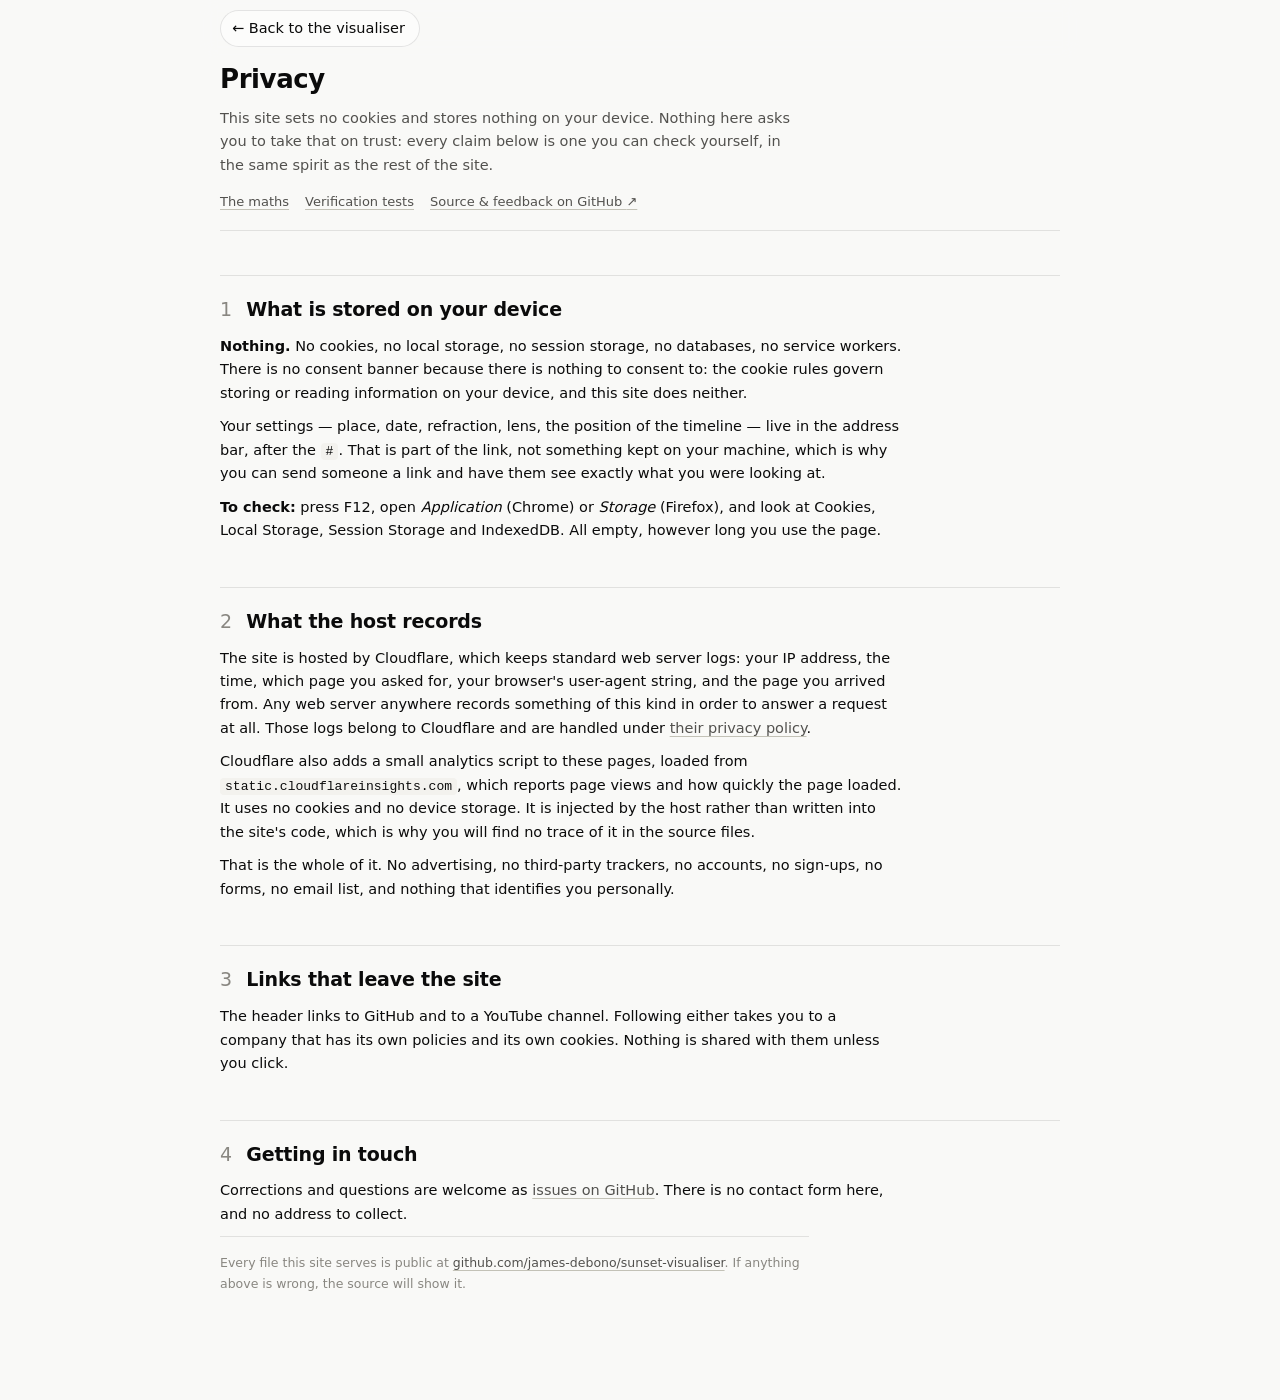
<file: privacy.html>
<!doctype html>
<html lang="en">
<head>
<meta charset="utf-8">
<meta name="viewport" content="width=device-width, initial-scale=1">
<link rel="canonical" href="https://sunset.observable.science/privacy">
<link rel="icon" href="favicon.ico" sizes="32x32 48x48">
<link rel="icon" href="img/icon.svg" type="image/svg+xml">
<link rel="apple-touch-icon" href="img/apple-touch-icon.png">
<title>Privacy &mdash; Sunset Visualiser</title>
<meta name="description" content="This site sets no cookies and stores nothing on your device. What the host records, and how to check any of it for yourself.">
<link rel="stylesheet" href="css/style.css">
<style>
  body { background: var(--page); }

  .doc {
    max-width: 880px;
    margin: 0 auto;
    padding: 28px 20px 96px;
    font-size: 14.5px;
    line-height: 1.62;
  }

  .doc-head { border-bottom: 1px solid var(--hairline); padding-bottom: 18px; margin-bottom: 8px; }
  .doc-head h1 { font-size: 26px; font-weight: 650; letter-spacing: -0.015em; margin: 0 0 6px; }
  .doc-head .lede { color: var(--ink-2); margin: 0; max-width: 62ch; }
  .doc-head nav { display: flex; flex-wrap: wrap; align-items: center; gap: 16px; margin-top: 14px; font-size: 13px; }
  .backbar {
    position: sticky;
    top: 0;
    z-index: 20;
    margin: -28px -20px 0;
    padding: 10px 20px;
    background: color-mix(in srgb, var(--page) 88%, transparent);
    backdrop-filter: blur(8px);
    -webkit-backdrop-filter: blur(8px);
    border-bottom: 1px solid transparent;
  }
  .backbar.stuck { border-bottom-color: var(--hairline); }
  .backbtn {
    display: inline-flex; align-items: center; gap: 7px;
    padding: 6px 14px 6px 11px;
    border-radius: 999px; border: 1px solid var(--hairline); background: var(--surface);
    color: var(--ink); text-decoration: none; font-weight: 500;
  }
  .backbtn:hover { border-color: var(--axis); }

  .doc h2 {
    font-size: 19px;
    font-weight: 620;
    letter-spacing: -0.01em;
    margin: 44px 0 4px;
    padding-top: 18px;
    border-top: 1px solid var(--hairline);
  }
  .doc h2 .n { color: var(--muted); font-weight: 500; margin-right: 8px; }
  .doc h3 { font-size: 15px; font-weight: 620; margin: 28px 0 4px; }
  .doc p { margin: 10px 0; max-width: 74ch; }
  .doc ul, .doc ol { max-width: 74ch; padding-left: 22px; }
  .doc li { margin: 5px 0; }
  .doc strong { font-weight: 620; }

  /* Where a formula's implementation lives. */
  .impl {
    font-family: var(--mono);
    font-size: 12.5px;
    color: var(--ink-2);
    background: var(--surface-2);
    border: 1px solid var(--hairline);
    border-radius: 6px;
    padding: 3px 8px;
    display: inline-block;
    margin: 4px 0 2px;
  }
  code {
    font-family: var(--mono);
    font-size: 0.9em;
    background: var(--surface-2);
    border-radius: 4px;
    padding: 1px 5px;
  }

  /* Display formulae. Set in the page's own type, with italic variables. */
  .eq {
    margin: 14px 0;
    padding: 13px 18px;
    background: var(--surface);
    border: 1px solid var(--hairline);
    border-left: 3px solid var(--globe);
    border-radius: 8px;
    font-size: 16px;
    line-height: 1.9;
    overflow-x: auto;
    white-space: nowrap;
  }
  .eq i, .doc p i, .doc li i, td i { font-style: italic; font-family: Georgia, "Times New Roman", serif; }
  .eq .where { display: block; font-size: 12.5px; color: var(--muted); white-space: normal; margin-top: 6px; }
  .eq.stack { white-space: normal; }
  .eq .line { display: block; }

  table {
    border-collapse: collapse;
    width: 100%;
    margin: 16px 0;
    font-size: 13.5px;
  }
  th, td { text-align: left; padding: 7px 12px 7px 0; border-bottom: 1px solid var(--grid); vertical-align: top; }
  thead th { color: var(--muted); font-weight: 500; font-size: 12.5px; }
  td.num, th.num { text-align: right; font-variant-numeric: tabular-nums; }
  tbody tr:last-child td { border-bottom: 0; }

  .callout {
    margin: 18px 0;
    padding: 12px 16px;
    background: var(--surface-2);
    border: 1px solid var(--hairline);
    border-radius: 8px;
    font-size: 13.5px;
  }
  .callout p { margin: 6px 0; }
  .callout p:first-child { margin-top: 0; }
  .callout p:last-child { margin-bottom: 0; }

  .toc { background: var(--surface); border: 1px solid var(--hairline); border-radius: 10px; padding: 14px 18px; margin: 26px 0 0; }
  .toc ol { margin: 0; padding-left: 20px; columns: 2; column-gap: 32px; font-size: 13.5px; }
  @media (max-width: 620px) { .toc ol { columns: 1; } }

  .doc-foot { margin-top: 48px; padding-top: 16px; border-top: 1px solid var(--hairline); color: var(--muted); font-size: 12.5px; }
</style>
</head>
<body>
<article class="doc">

  <div class="backbar" id="backbar">
    <a class="backbtn" href="index.html" data-back>&larr; Back to the visualiser</a>
  </div>

  <header class="doc-head">
    <h1>Privacy</h1>
    <p class="lede">This site sets no cookies and stores nothing on your device. Nothing here asks you to take that on trust: every claim below is one you can check yourself, in the same spirit as the rest of the site.</p>
    <nav>
      <a href="maths.html">The maths</a>
      <a href="tests.html">Verification tests</a>
      <a href="https://github.com/james-debono/sunset-visualiser" target="_blank" rel="noopener">Source &amp; feedback on GitHub <span aria-hidden="true">&#8599;</span></a>
    </nav>
  </header>

  <h2><span class="n">1</span> What is stored on your device</h2>

  <p><strong>Nothing.</strong> No cookies, no local storage, no session storage, no databases, no service workers. There is no consent banner because there is nothing to consent to: the cookie rules govern storing or reading information on your device, and this site does neither.</p>

  <p>Your settings &mdash; place, date, refraction, lens, the position of the timeline &mdash; live in the address bar, after the <code>#</code>. That is part of the link, not something kept on your machine, which is why you can send someone a link and have them see exactly what you were looking at.</p>

  <p><strong>To check:</strong> press F12, open <em>Application</em> (Chrome) or <em>Storage</em> (Firefox), and look at Cookies, Local Storage, Session Storage and IndexedDB. All empty, however long you use the page.</p>

  <h2><span class="n">2</span> What the host records</h2>

  <p>The site is hosted by Cloudflare, which keeps standard web server logs: your IP address, the time, which page you asked for, your browser's user-agent string, and the page you arrived from. Any web server anywhere records something of this kind in order to answer a request at all. Those logs belong to Cloudflare and are handled under <a href="https://www.cloudflare.com/privacypolicy/" target="_blank" rel="noopener">their privacy policy</a>.</p>

  <p>Cloudflare also adds a small analytics script to these pages, loaded from <code>static.cloudflareinsights.com</code>, which reports page views and how quickly the page loaded. It uses no cookies and no device storage. It is injected by the host rather than written into the site's code, which is why you will find no trace of it in the source files.</p>

  <p>That is the whole of it. No advertising, no third-party trackers, no accounts, no sign-ups, no forms, no email list, and nothing that identifies you personally.</p>

  <h2><span class="n">3</span> Links that leave the site</h2>

  <p>The header links to GitHub and to a YouTube channel. Following either takes you to a company that has its own policies and its own cookies. Nothing is shared with them unless you click.</p>

  <h2><span class="n">4</span> Getting in touch</h2>

  <p>Corrections and questions are welcome as <a href="https://github.com/james-debono/sunset-visualiser/issues" target="_blank" rel="noopener">issues on GitHub</a>. There is no contact form here, and no address to collect.</p>

  <p class="doc-foot">Every file this site serves is public at <a href="https://github.com/james-debono/sunset-visualiser" target="_blank" rel="noopener">github.com/james-debono/sunset-visualiser</a>. If anything above is wrong, the source will show it.</p>

</article>
<script>
  // Going "back" is preferable to a fresh load: the visualiser keeps its whole
  // state in the URL, and the history entry has it. Only do that when we
  // actually arrived from there, so the button still works on a direct visit.
  for (const a of document.querySelectorAll('[data-back]')) {
    a.addEventListener('click', (e) => {
      if (history.length < 2 || !document.referrer) return;
      const from = new URL(document.referrer, location.href);
      if (from.origin !== location.origin) return;
      if (!/(^|\/)(index\.html)?$/.test(from.pathname)) return;
      e.preventDefault();
      history.back();
    });
  }

  const bar = document.getElementById('backbar');
  if (bar) {
    const sentinel = document.createElement('div');
    bar.parentNode.insertBefore(sentinel, bar);
    new IntersectionObserver(
      ([e]) => bar.classList.toggle('stuck', e.intersectionRatio === 0),
      { threshold: [0, 1] },
    ).observe(sentinel);
  }
</script>
</body>
</html>
</file>
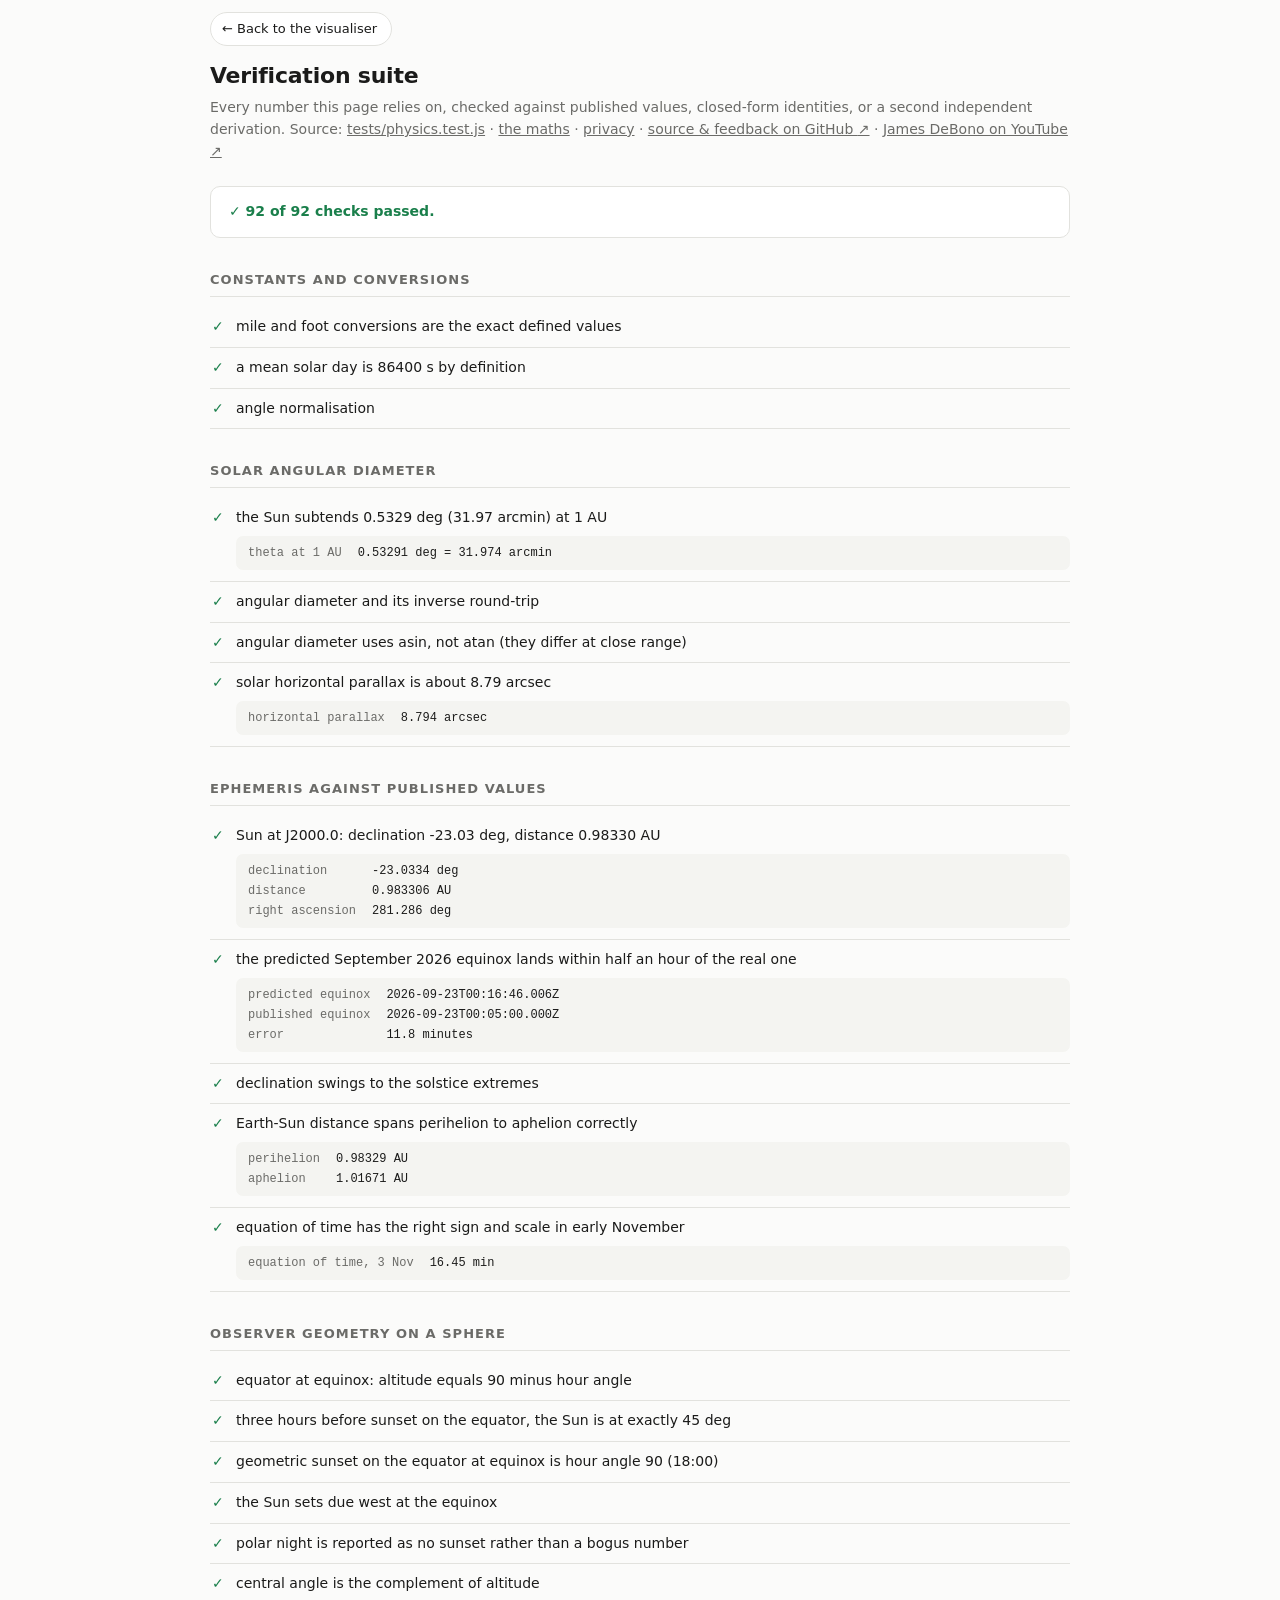
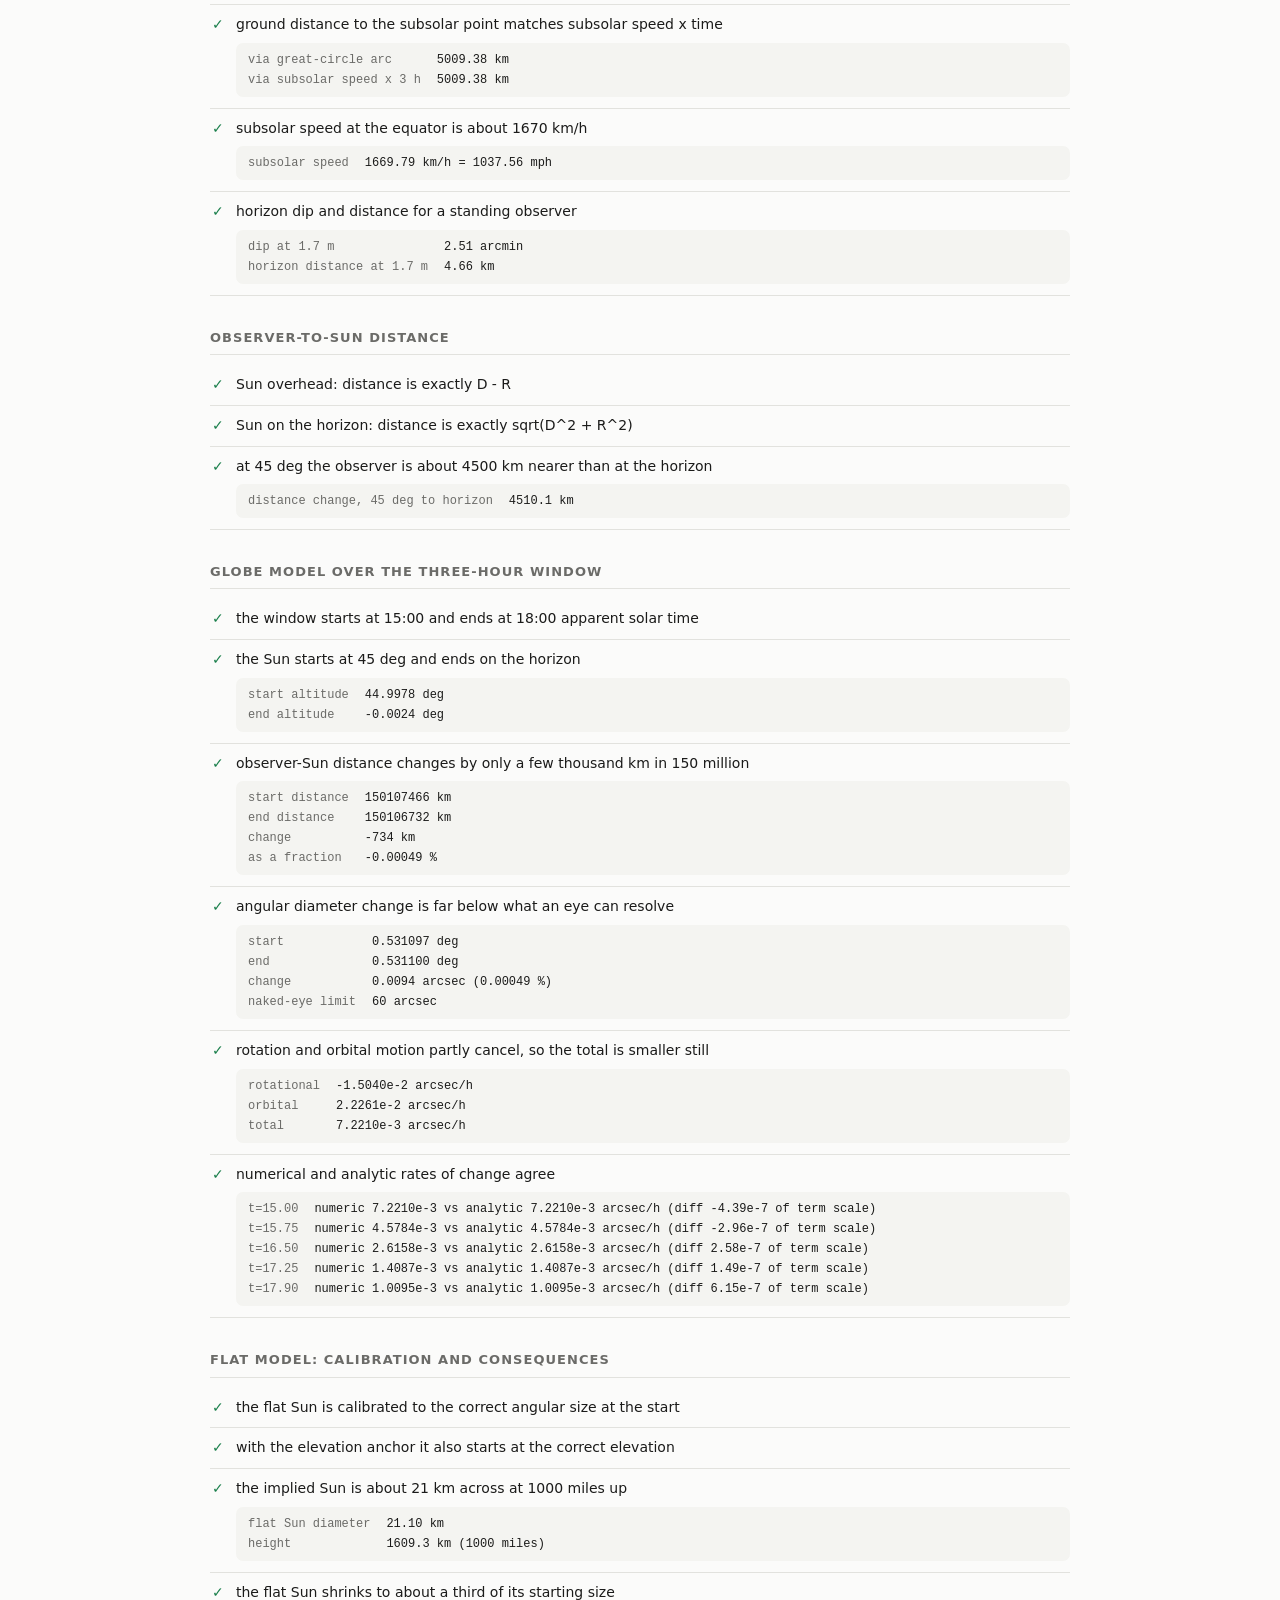
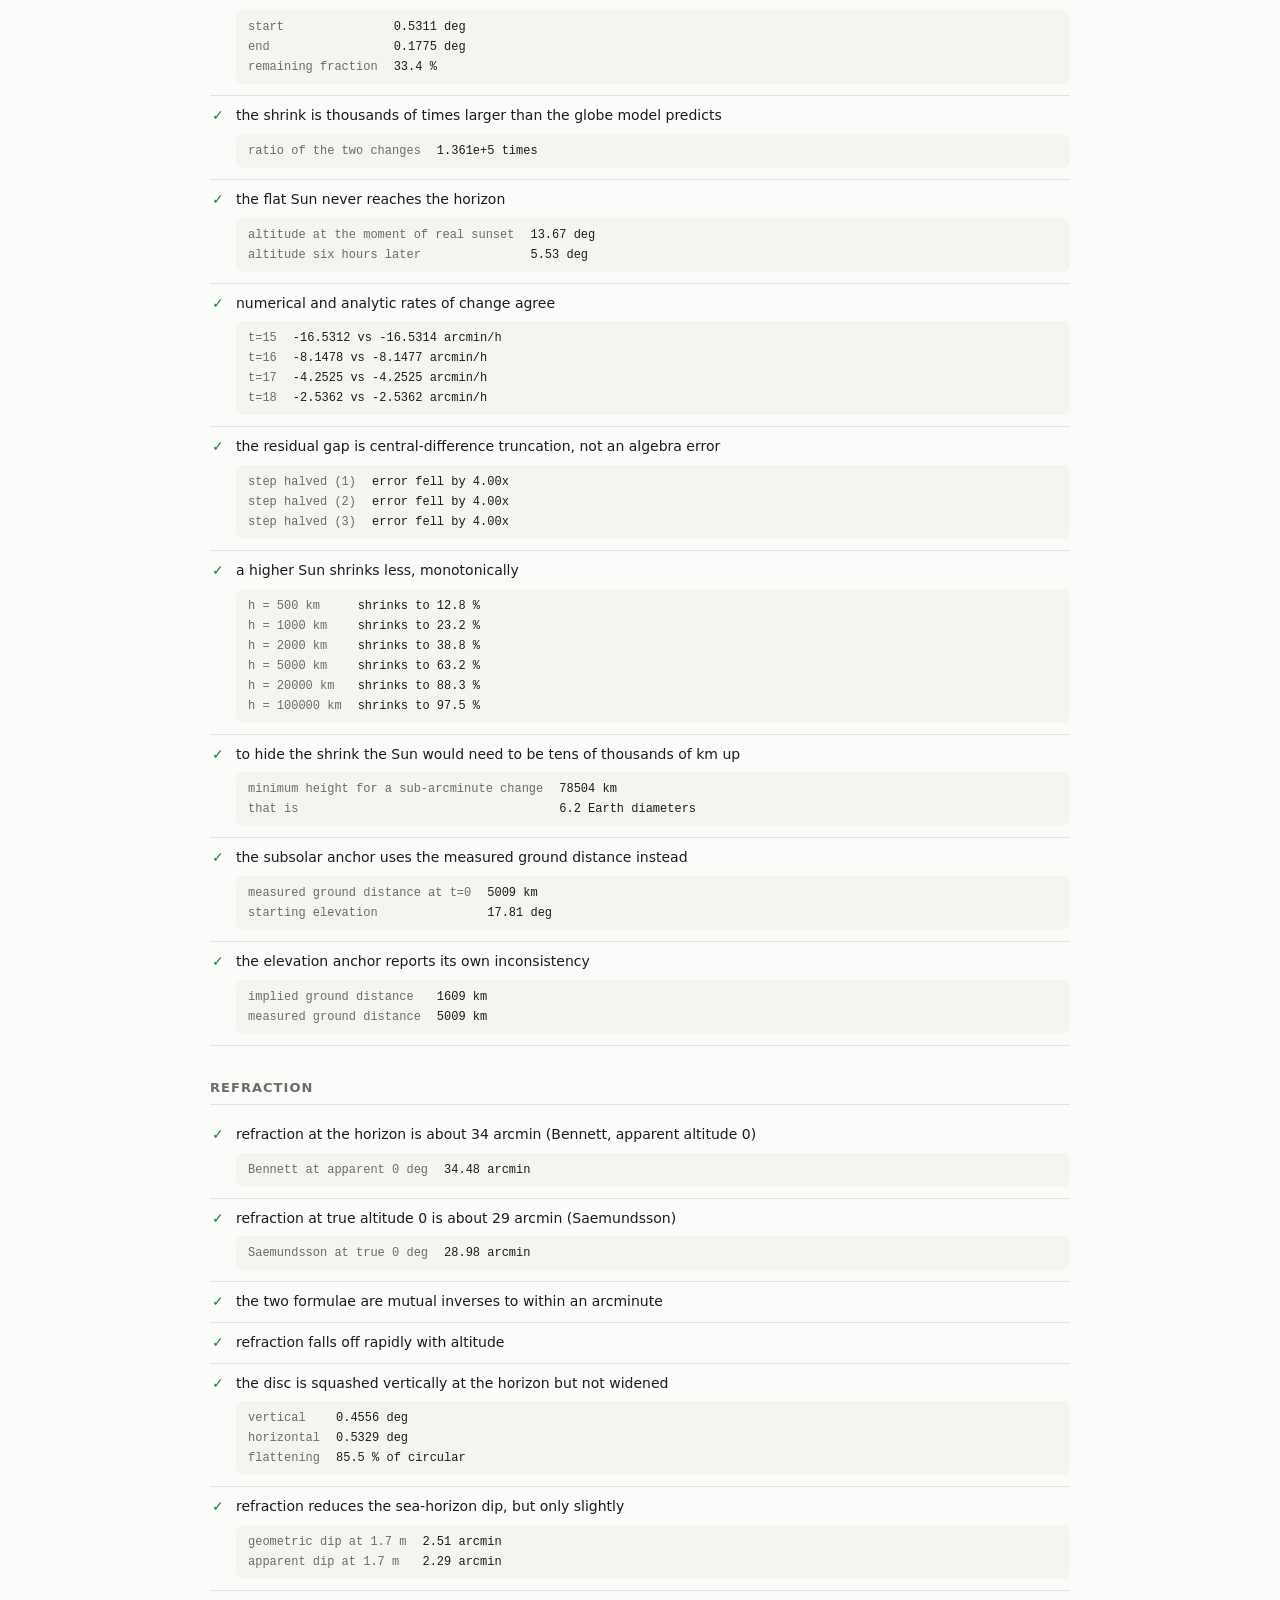
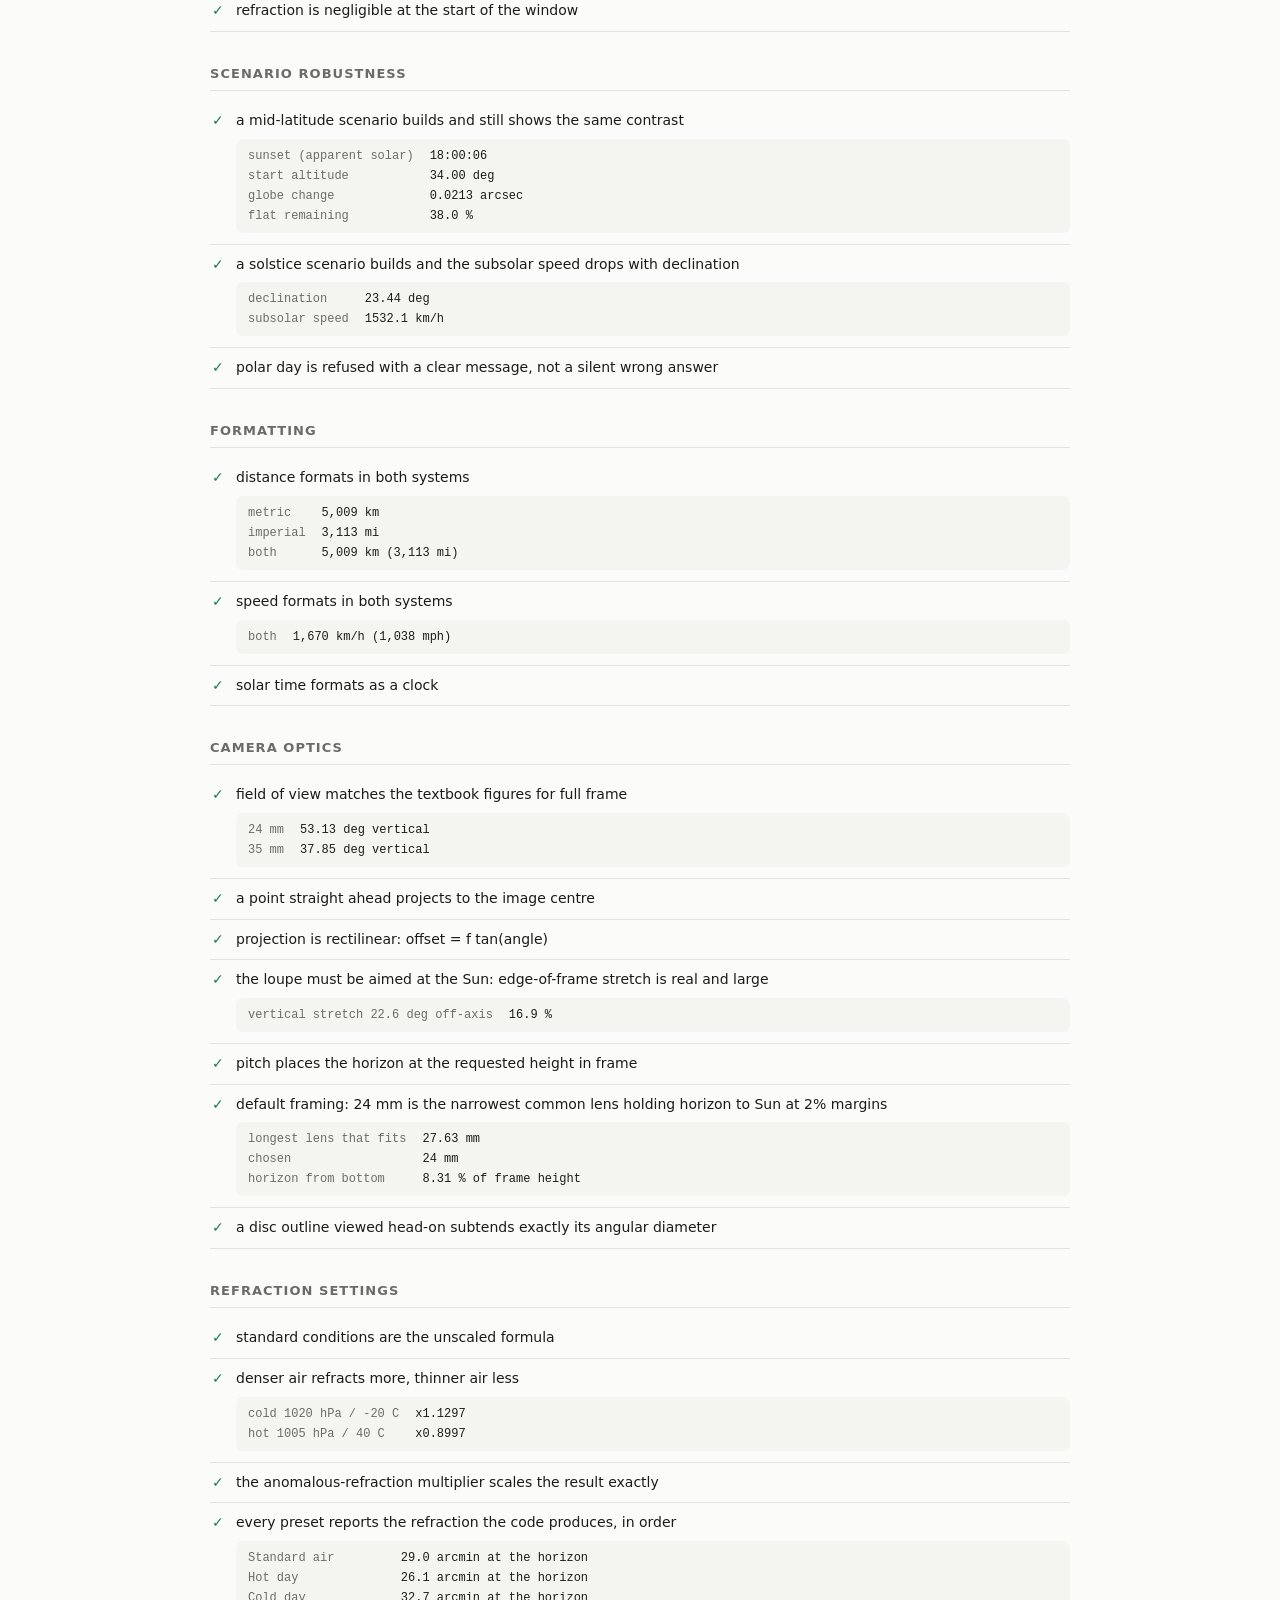
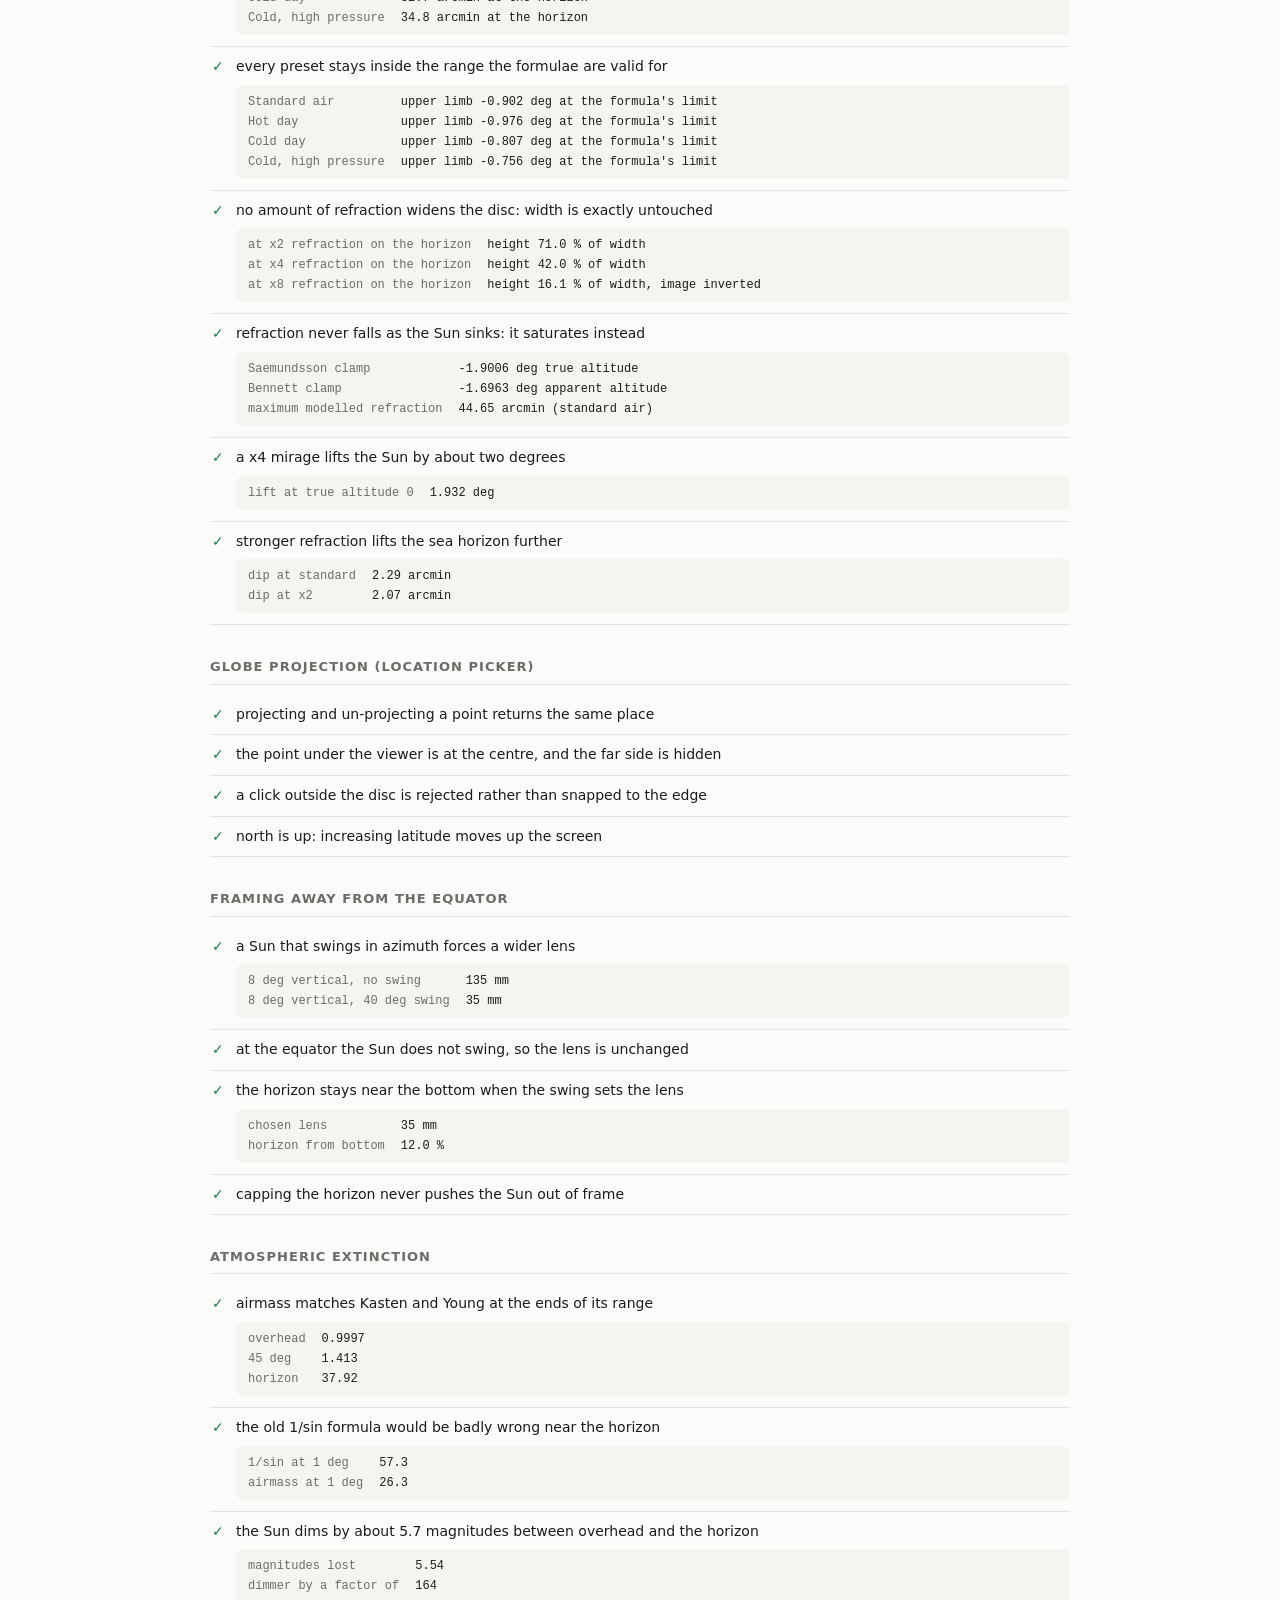
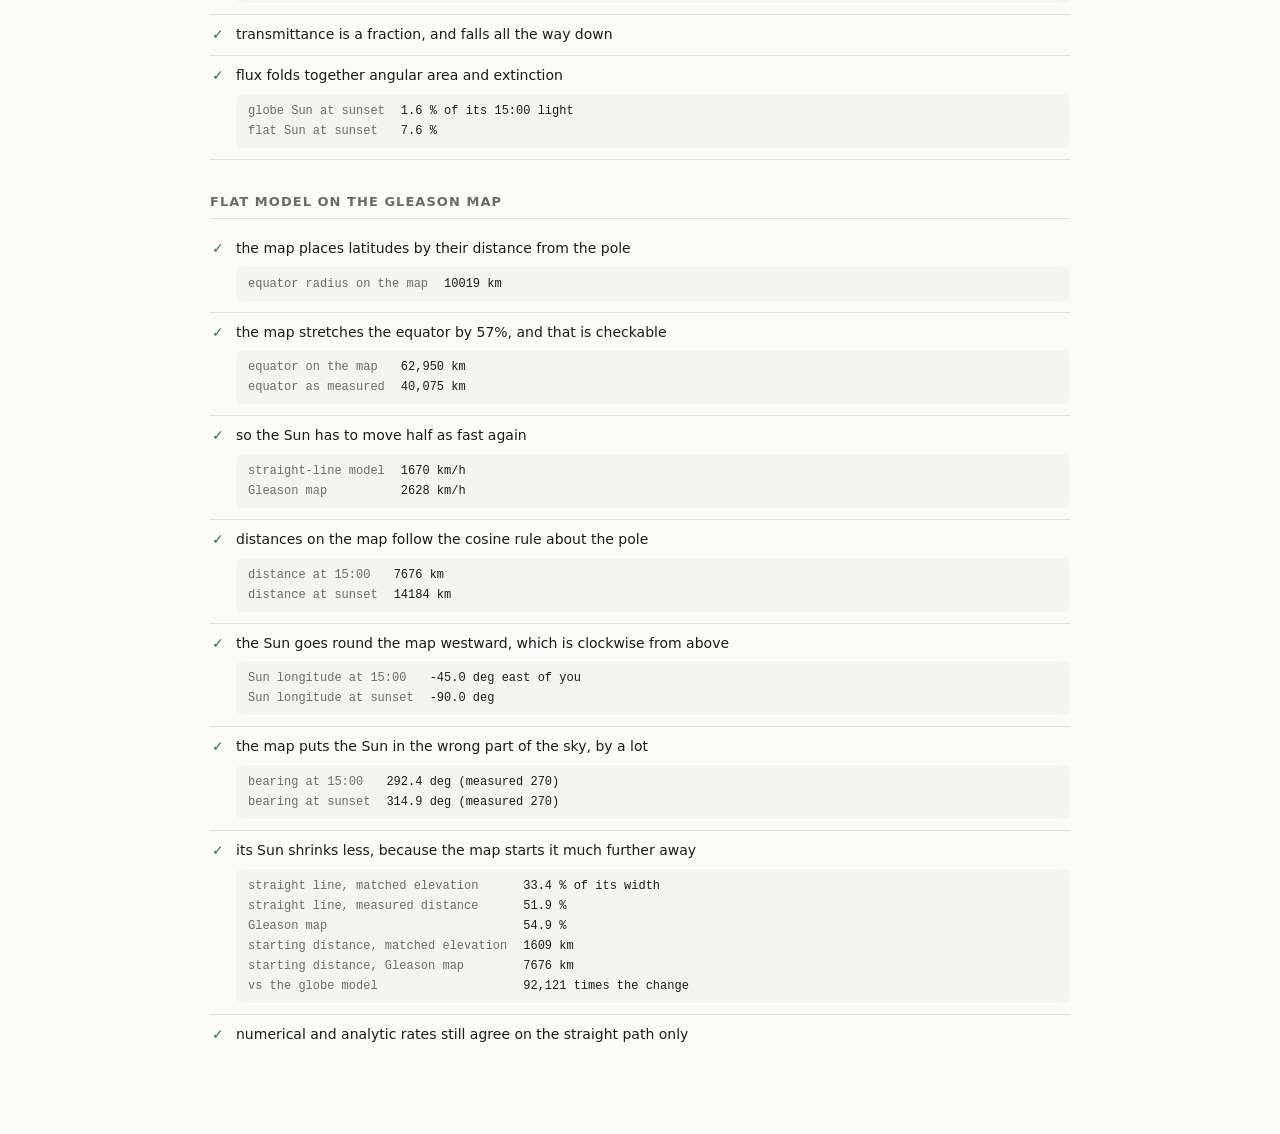
<file: tests.html>
<!doctype html>
<html lang="en">
<head>
<meta charset="utf-8">
<meta name="viewport" content="width=device-width, initial-scale=1">
<link rel="canonical" href="https://sunset.observable.science/tests">
<link rel="icon" href="favicon.ico" sizes="32x32 48x48">
<link rel="icon" href="img/icon.svg" type="image/svg+xml">
<link rel="apple-touch-icon" href="img/apple-touch-icon.png">
<title>Verification suite — Sunset Visualiser</title>
<style>
  :root {
    color-scheme: light dark;
    --bg: #fbfbfa; --fg: #1b1b1a; --muted: #6b6b68; --rule: #e2e2de;
    --pass: #1a7f4b; --fail: #c0392b; --card: #ffffff; --note: #f4f4f1;
  }
  @media (prefers-color-scheme: dark) {
    :root {
      --bg: #16171a; --fg: #e8e8e6; --muted: #9a9a96; --rule: #2c2e33;
      --pass: #4ec98a; --fail: #ff7a6b; --card: #1d1f23; --note: #232529;
    }
  }
  * { box-sizing: border-box; }
  body {
    margin: 0; padding: 32px 16px 80px; background: var(--bg); color: var(--fg);
    font: 14px/1.55 ui-sans-serif, system-ui, -apple-system, "Segoe UI", Roboto, sans-serif;
  }
  main { max-width: 860px; margin: 0 auto; }
  h1 { font-size: 22px; margin: 0 0 4px; letter-spacing: -0.01em; }
  .sub { color: var(--muted); margin: 0 0 24px; }
  .banner {
    padding: 14px 18px; border-radius: 10px; font-weight: 600; margin-bottom: 28px;
    border: 1px solid var(--rule); background: var(--card);
  }
  .banner.ok { color: var(--pass); }
  .banner.bad { color: var(--fail); }
  h2 {
    font-size: 13px; text-transform: uppercase; letter-spacing: 0.08em;
    color: var(--muted); margin: 32px 0 10px; padding-bottom: 6px;
    border-bottom: 1px solid var(--rule);
  }
  .t { padding: 9px 0 9px 26px; position: relative; border-bottom: 1px solid var(--rule); }
  .t:last-child { border-bottom: 0; }
  .t::before {
    position: absolute; left: 2px; top: 9px; font-weight: 700;
  }
  .t.ok::before { content: "\2713"; color: var(--pass); }
  .t.bad::before { content: "\2717"; color: var(--fail); }
  .t.bad { color: var(--fail); }
  .notes {
    margin: 7px 0 2px; padding: 8px 12px; background: var(--note);
    border-radius: 7px; display: grid; grid-template-columns: auto 1fr; gap: 2px 16px;
    font: 12px/1.5 ui-monospace, SFMono-Regular, Menlo, Consolas, monospace;
    color: var(--muted);
  }
  .notes dt { white-space: nowrap; }
  .notes dd { margin: 0; color: var(--fg); }
  pre.err {
    margin: 8px 0 0; padding: 10px 12px; background: var(--note); border-radius: 7px;
    color: var(--fail); white-space: pre-wrap; overflow-x: auto;
    font: 12px/1.5 ui-monospace, SFMono-Regular, Menlo, Consolas, monospace;
  }
  a { color: inherit; }
  .backbtn {
    display: inline-flex; align-items: center; gap: 7px;
    padding: 6px 14px 6px 11px; margin-bottom: 18px;
    border-radius: 999px; border: 1px solid var(--rule); background: var(--card);
    color: var(--fg); text-decoration: none; font-weight: 500; font-size: 13px;
  }
  .backbtn:hover { border-color: var(--muted); }
  .backbar {
    position: sticky;
    top: 0;
    z-index: 20;
    margin: -32px -16px 0;
    padding: 12px 16px;
    background: color-mix(in srgb, var(--bg) 88%, transparent);
    backdrop-filter: blur(8px);
    -webkit-backdrop-filter: blur(8px);
    border-bottom: 1px solid transparent;
  }
  .backbar.stuck { border-bottom-color: var(--rule); }
  .backbar .backbtn { margin-bottom: 0; }
</style>
</head>
<body>
<main>
  <div class="backbar" id="backbar">
    <a class="backbtn" href="index.html" data-back>&larr; Back to the visualiser</a>
  </div>
  <h1>Verification suite</h1>
  <p class="sub">
    Every number this page relies on, checked against published values, closed-form
    identities, or a second independent derivation. Source:
    <a href="tests/physics.test.js">tests/physics.test.js</a> &middot;
    <a href="maths.html">the maths</a> &middot;
    <a href="privacy.html">privacy</a> &middot;
    <a href="https://github.com/james-debono/sunset-visualiser" target="_blank" rel="noopener">source &amp; feedback on GitHub <span aria-hidden="true">&#8599;</span></a> &middot;
    <a href="https://www.youtube.com/@jamesdebono" target="_blank" rel="noopener">James DeBono on YouTube <span aria-hidden="true">&#8599;</span></a>
  </p>
  <div id="out">Running&hellip;</div>
</main>

<script type="module">
  import './tests/physics.test.js';          // registers the suites
  import { run } from './tests/harness.js';

  const esc = (s) => String(s).replace(/[&<>]/g, (c) => ({ '&': '&amp;', '<': '&lt;', '>': '&gt;' }[c]));

  function render({ results, passed, failed, total }) {
    const parts = [];
    const ok = failed === 0;
    parts.push(
      `<div class="banner ${ok ? 'ok' : 'bad'}">` +
      (ok ? `✓ ${passed} of ${total} checks passed.`
          : `✗ ${failed} of ${total} checks FAILED (${passed} passed).`) +
      `</div>`,
    );

    for (const s of results) {
      parts.push(`<h2>${esc(s.name)}</h2>`);
      for (const t of s.tests) {
        parts.push(`<div class="t ${t.ok ? 'ok' : 'bad'}">${esc(t.name)}`);
        if (t.notes && t.notes.length) {
          parts.push('<dl class="notes">');
          for (const n of t.notes) {
            parts.push(`<dt>${esc(n.label)}</dt><dd>${esc(n.value)}</dd>`);
          }
          parts.push('</dl>');
        }
        if (!t.ok) parts.push(`<pre class="err">${esc(t.error)}</pre>`);
        parts.push('</div>');
      }
    }
    document.getElementById('out').innerHTML = parts.join('');
    document.title = (ok ? '✓ ' : '✗ ') + `${passed}/${total} — Verification suite`;
    // Machine-readable hook for automated checking.
    window.__TEST_SUMMARY__ = { passed, failed, total };
  }

  try {
    render(run());
  } catch (err) {
    document.getElementById('out').innerHTML =
      `<div class="banner bad">Suite could not run</div><pre class="err">${esc(err.stack || err)}</pre>`;
    window.__TEST_SUMMARY__ = { passed: 0, failed: -1, total: 0, error: String(err) };
  }
</script>
<script>
  // Going "back" is preferable to a fresh load: the visualiser keeps its whole
  // state in the URL, and the history entry has it. Only do that when we
  // actually arrived from there, so the button still works on a direct visit.
  for (const a of document.querySelectorAll('[data-back]')) {
    a.addEventListener('click', (e) => {
      if (history.length < 2 || !document.referrer) return;
      const from = new URL(document.referrer, location.href);
      if (from.origin !== location.origin) return;
      if (!/(^|\/)(index\.html)?$/.test(from.pathname)) return;
      e.preventDefault();
      history.back();
    });
  }

  const bar = document.getElementById('backbar');
  if (bar) {
    const sentinel = document.createElement('div');
    bar.parentNode.insertBefore(sentinel, bar);
    new IntersectionObserver(
      ([e]) => bar.classList.toggle('stuck', e.intersectionRatio === 0),
      { threshold: [0, 1] },
    ).observe(sentinel);
  }
</script>
</body>
</html>
</file>
<file: css/style.css>
/*
 * Sunset Visualiser -- styles.
 *
 * Colour roles follow a validated data-viz palette: series 1 (blue) is the
 * globe model and series 2 (orange) the flat model, everywhere on the page.
 * Both pairs pass colour-vision-deficiency separation checks in light and dark
 * mode. Canvas drawing reads these same custom properties, so the diagrams and
 * charts follow the theme; the two camera views are photographic and do not.
 */

:root {
  color-scheme: light;
  --page: #f9f9f7;
  --surface: #fcfcfb;
  --surface-2: #f3f2ee;
  --ink: #0b0b0b;
  --ink-2: #52514e;
  --muted: #898781;
  --grid: #e1e0d9;
  --axis: #c3c2b7;
  --hairline: rgba(11, 11, 11, 0.10);

  --globe: #2a78d6;
  --flat: #eb6834;

  --sun: #f2a51f;
  --sun-core: #ffd66b;
  --earth-day: #cfe0f2;
  --earth-night: #9fb3c8;
  --ground: #e7e4da;
  --fov: rgba(42, 120, 214, 0.10);
  --accent-ink: #0b0b0b;

  --radius: 10px;
  --gap: 10px;
  --font: system-ui, -apple-system, "Segoe UI", Roboto, "Helvetica Neue", sans-serif;
  --mono: ui-monospace, "SF Mono", "Cascadia Mono", Consolas, monospace;
}

@media (prefers-color-scheme: dark) {
  :root:not([data-theme="light"]) {
    color-scheme: dark;
    --page: #0d0d0d;
    --surface: #1a1a19;
    --surface-2: #222220;
    --ink: #ffffff;
    --ink-2: #c3c2b7;
    --muted: #898781;
    --grid: #2c2c2a;
    --axis: #383835;
    --hairline: rgba(255, 255, 255, 0.10);

    --globe: #3987e5;
    --flat: #d95926;

    --sun: #f5b43a;
    --sun-core: #ffe08a;
    --earth-day: #2b4a6b;
    --earth-night: #16263a;
    --ground: #2a2926;
    --fov: rgba(57, 135, 229, 0.14);
  }
}

:root[data-theme="dark"] {
  color-scheme: dark;
  --page: #0d0d0d;
  --surface: #1a1a19;
  --surface-2: #222220;
  --ink: #ffffff;
  --ink-2: #c3c2b7;
  --muted: #898781;
  --grid: #2c2c2a;
  --axis: #383835;
  --hairline: rgba(255, 255, 255, 0.10);

  --globe: #3987e5;
  --flat: #d95926;

  --sun: #f5b43a;
  --sun-core: #ffe08a;
  --earth-day: #2b4a6b;
  --earth-night: #16263a;
  --ground: #2a2926;
  --fov: rgba(57, 135, 229, 0.14);
}

* { box-sizing: border-box; }

/* Several components set an explicit display, which outranks the browser's
   own [hidden] rule and leaves "hidden" elements on screen. */
[hidden] { display: none !important; }

html, body { height: 100%; }

body {
  margin: 0;
  background: var(--page);
  color: var(--ink);
  font: 13px/1.45 var(--font);
  -webkit-font-smoothing: antialiased;
}

button, input, select { font: inherit; color: inherit; }

a { color: var(--ink-2); text-decoration-color: var(--axis); text-underline-offset: 3px; }
a:hover { color: var(--ink); text-decoration-color: currentColor; }

.num { font-variant-numeric: tabular-nums; }

/* ---------------------------------------------------------------------------
 * App frame
 * ------------------------------------------------------------------------- */

.app {
  min-height: 100vh;
  display: grid;
  grid-template-rows: auto minmax(520px, 1fr) auto auto;
  gap: var(--gap);
  padding: var(--gap) max(16px, var(--gap));
}

/* ---------------------------------------------------------------------------
 * Top bar
 * ------------------------------------------------------------------------- */

.topbar {
  display: flex;
  flex-wrap: wrap;
  align-items: center;
  justify-content: space-between;
  gap: 8px 24px;
  padding: 2px 2px 0;
}

.brand h1 {
  margin: 0;
  font-size: 17px;
  font-weight: 650;
  letter-spacing: -0.01em;
}

.brand p {
  margin: 1px 0 0;
  color: var(--ink-2);
}

.brand .scenario {
  color: var(--muted);
  font-size: 12px;
}

.globals {
  display: flex;
  flex-wrap: wrap;
  align-items: center;
  gap: 8px 16px;
}

.quad-controls .note {
  color: var(--muted);
  font-size: 11.5px;
  max-width: 44ch;
  line-height: 1.3;
}

.globals .note {
  color: var(--muted);
  font-size: 11.5px;
  max-width: 40ch;
  line-height: 1.35;
}

.globals nav {
  display: flex;
  flex-wrap: wrap;
  align-items: center;
  gap: 6px 14px;
  font-size: 12px;
}

/* Segmented control */
.seg {
  display: inline-flex;
  padding: 2px;
  border-radius: 8px;
  background: var(--surface-2);
  border: 1px solid var(--hairline);
}
.seg button {
  border: 0;
  background: transparent;
  padding: 3px 10px;
  border-radius: 6px;
  color: var(--ink-2);
  cursor: pointer;
  white-space: nowrap;
}
.seg button:hover { color: var(--ink); }

/* The path control picks which flat Earth is on screen, so it wears the flat
   model's own colour. That is the same colour the flat Sun, its charts and its
   readouts already use, so the tint is a statement about what the control
   does, not a decorative highlight. */
#path {
  border-color: color-mix(in srgb, var(--flat) 45%, var(--hairline));
  background: color-mix(in srgb, var(--flat) 10%, var(--surface-2));
}
#path button { color: color-mix(in srgb, var(--flat) 55%, var(--ink)); }  /* 6.2:1 light, 6.9:1 dark */
#path button:hover { color: var(--flat); }
#path button[aria-pressed="true"] {
  /* 80% of the flat colour, not 100%: white on the full orange is 3.2:1 in the
     light theme, under the 4.5:1 needed at this size. This reads as the same
     colour and measures 4.8:1 light, 5.7:1 dark. */
  background: color-mix(in srgb, var(--flat) 80%, #000);
  color: #fff;
  box-shadow: 0 0 0 1px color-mix(in srgb, var(--flat) 65%, transparent), 0 1px 2px rgba(0, 0, 0, 0.18);
}
.seg button[aria-pressed="true"] {
  background: var(--surface);
  color: var(--ink);
  box-shadow: 0 0 0 1px var(--hairline), 0 1px 2px rgba(0, 0, 0, 0.08);
}
.seg-label {
  color: var(--muted);
  font-size: 12px;
  margin-right: 6px;
}

/* Pill button, and the popover it opens */
.pill {
  display: inline-flex;
  align-items: center;
  gap: 7px;
  padding: 4px 11px 4px 9px;
  border-radius: 999px;
  border: 1px solid var(--hairline);
  background: var(--surface-2);
  color: var(--ink);
  cursor: pointer;
  white-space: nowrap;
}
.pill:hover { border-color: var(--axis); }
.pill[aria-expanded="true"] { border-color: var(--globe); }
.pill-icon { width: 14px; height: 14px; color: var(--ink-2); flex: none; }

.picker-wrap { position: relative; }

.popover {
  position: absolute;
  z-index: 40;
  top: calc(100% + 8px);
  left: 0;
  width: 272px;
  padding: 14px;
  border-radius: var(--radius);
  border: 1px solid var(--hairline);
  background: var(--surface);
  box-shadow: 0 10px 34px rgba(0, 0, 0, 0.18);
}
.popover h3 { margin: 0 0 10px; font-size: 12.5px; font-weight: 600; }
.popover canvas {
  width: 100%;
  height: 240px;
  display: block;
  cursor: grab;
  touch-action: none;
}
.popover canvas:active { cursor: grabbing; }
.popover .fields { display: flex; gap: 10px; margin: 10px 0 8px; }
.popover .fields label {
  display: inline-flex;
  align-items: center;
  gap: 5px;
  color: var(--ink-2);
  font-size: 12px;
  flex: 1;
  min-width: 0;
}
.popover .fields input {
  width: 100%;
  min-width: 0;
  padding: 3px 6px;
  border-radius: 6px;
  border: 1px solid var(--hairline);
  background: var(--surface-2);
  font-variant-numeric: tabular-nums;
  text-align: right;
}
.popover .fields .unit { color: var(--muted); }
.popover .presets { display: flex; flex-wrap: wrap; gap: 4px; }
.popover .presets button {
  border: 1px solid var(--hairline);
  background: var(--surface-2);
  color: var(--ink-2);
  padding: 2px 8px;
  border-radius: 999px;
  font-size: 11.5px;
  cursor: pointer;
}
.popover .presets button:hover { color: var(--ink); border-color: var(--axis); }
.popover .presets button[aria-pressed="true"] { color: var(--ink); border-color: var(--globe); }
.popover .hint { margin: 10px 0 0; color: var(--muted); font-size: 11px; line-height: 1.4; }

/* Switch */
.switch {
  display: inline-flex;
  align-items: center;
  gap: 8px;
  cursor: pointer;
  color: var(--ink-2);
  user-select: none;
}
.switch input {
  appearance: none;
  width: 30px;
  height: 18px;
  margin: 0;
  border-radius: 9px;
  background: var(--axis);
  position: relative;
  cursor: pointer;
  transition: background 0.15s;
}
.switch input::after {
  content: "";
  position: absolute;
  top: 2px;
  left: 2px;
  width: 14px;
  height: 14px;
  border-radius: 50%;
  background: #fff;
  box-shadow: 0 1px 2px rgba(0, 0, 0, 0.25);
  transition: transform 0.15s;
}
.switch input:checked { background: var(--globe); }
.switch input:checked::after { transform: translateX(12px); }

:focus-visible {
  outline: 2px solid var(--globe);
  outline-offset: 2px;
}

/* ---------------------------------------------------------------------------
 * Quadrants
 * ------------------------------------------------------------------------- */

.quads {
  display: grid;
  grid-template-columns: 1fr 1fr;
  grid-template-rows: 1fr 1fr;
  gap: var(--gap);
  min-height: 0;
}

.quad {
  display: flex;
  flex-direction: column;
  min-height: 250px;
  min-width: 0;
  background: var(--surface);
  border: 1px solid var(--hairline);
  border-radius: var(--radius);
  overflow: hidden;
}

.quad-head {
  display: flex;
  align-items: center;
  gap: 8px;
  min-height: 32px;
  padding: 5px 12px;
  border-bottom: 1px solid var(--hairline);
}

.quad-head h2 {
  margin: 0;
  font-size: 12.5px;
  font-weight: 600;
  white-space: nowrap;
}

.quad-head h2 .view {
  color: var(--muted);
  font-weight: 500;
}

.quad-head .meta {
  margin-left: auto;
  color: var(--muted);
  font-size: 12px;
  white-space: nowrap;
  overflow: hidden;
  text-overflow: ellipsis;
}

/* Line key: identity is a short stroke of the series colour beside ink text. */
.key {
  flex: none;
  display: inline-block;
  width: 14px;
  height: 3px;
  border-radius: 2px;
  background: currentColor;
}
.key.globe { color: var(--globe); }
.key.flat { color: var(--flat); }

.stage {
  position: relative;
  flex: 1;
  min-height: 0;
}

.stage canvas {
  position: absolute;
  inset: 0;
  width: 100%;
  height: 100%;
  display: block;
}

/* Readout overlay. Semi-opaque so the canvas stays legible behind it. */
.readout {
  position: absolute;
  left: 40px;
  bottom: 10px;
  display: grid;
  grid-template-columns: auto auto;
  gap: 1px 12px;
  padding: 7px 10px;
  border-radius: 8px;
  font-size: 11px;
  line-height: 1.38;
  pointer-events: none;
  max-width: calc(100% - 20px);
}
.readout dt { color: var(--muted); white-space: nowrap; }
.readout dd {
  margin: 0;
  text-align: right;
  font-variant-numeric: tabular-nums;
  white-space: nowrap;
}

/* On the photographic camera views the overlay is always dark glass. */
.readout.on-photo {
  background: rgba(8, 12, 20, 0.58);
  color: #fff;
  backdrop-filter: blur(6px);
  -webkit-backdrop-filter: blur(6px);
}
.readout.on-photo dt { color: rgba(255, 255, 255, 0.66); }

/* On diagrams it follows the theme. */
.readout.on-diagram {
  background: color-mix(in srgb, var(--surface) 88%, transparent);
  border: 1px solid var(--hairline);
  color: var(--ink);
  top: 10px;
  bottom: auto;
  left: 10px;
}

.readout .strong { font-weight: 600; }

/* Flat-model controls live in their quadrant: they only affect that model. */
.quad-controls {
  display: flex;
  flex-wrap: wrap;
  align-items: center;
  gap: 6px 14px;
  padding: 6px 12px;
  border-bottom: 1px solid var(--hairline);
  background: var(--surface-2);
  font-size: 12px;
}

.field {
  display: inline-flex;
  align-items: center;
  gap: 8px;
  color: var(--ink-2);
}

.field input[type="number"] {
  width: 92px;
  padding: 3px 6px;
  border-radius: 6px;
  border: 1px solid var(--hairline);
  background: var(--surface);
  font-variant-numeric: tabular-nums;
  text-align: right;
}

.field .unit {
  color: var(--muted);
  min-width: 1.6em;
}
.field .unit.eq {
  min-width: 0;
}

.field select {
  padding: 3px 6px;
  border-radius: 6px;
  border: 1px solid var(--hairline);
  background: var(--surface);
  max-width: 260px;
}

.head-controls {
  margin-left: auto;
  display: inline-flex;
  align-items: center;
  min-width: 0;
}
.seg-sm button {
  padding: 1px 8px;
  font-size: 11.5px;
}

/* ---------------------------------------------------------------------------
 * Range inputs
 * ------------------------------------------------------------------------- */

input[type="range"] {
  appearance: none;
  -webkit-appearance: none;
  background: transparent;
  height: 22px;
  margin: 0;
  cursor: pointer;
}
input[type="range"]::-webkit-slider-runnable-track {
  height: 4px;
  border-radius: 2px;
  background: var(--axis);
}
input[type="range"]::-moz-range-track {
  height: 4px;
  border-radius: 2px;
  background: var(--axis);
}
input[type="range"]::-webkit-slider-thumb {
  -webkit-appearance: none;
  width: 14px;
  height: 14px;
  margin-top: -5px;
  border-radius: 50%;
  background: var(--surface);
  border: 2px solid var(--ink-2);
}
input[type="range"]::-moz-range-thumb {
  width: 12px;
  height: 12px;
  border-radius: 50%;
  background: var(--surface);
  border: 2px solid var(--ink-2);
}
input[type="range"]:hover::-webkit-slider-thumb { border-color: var(--ink); }

.field input[type="range"] { width: 140px; }

/* ---------------------------------------------------------------------------
 * Analysis strip: charts and comparison
 * ------------------------------------------------------------------------- */

.analysis {
  display: grid;
  grid-template-columns: minmax(0, 1fr) minmax(0, 1fr) minmax(300px, 0.8fr);
  gap: var(--gap);
}

.card {
  background: var(--surface);
  border: 1px solid var(--hairline);
  border-radius: var(--radius);
  padding: 10px 12px 8px;
  min-width: 0;
}

.card-head {
  display: flex;
  flex-wrap: wrap;
  align-items: baseline;
  gap: 2px 14px;
  margin-bottom: 4px;
}

.card-head h3 {
  margin: 0;
  font-size: 12.5px;
  font-weight: 600;
}

.card-head .sub {
  color: var(--muted);
  font-size: 11.5px;
}

.legend {
  display: flex;
  gap: 12px;
  margin-left: auto;
  color: var(--ink-2);
  font-size: 11.5px;
}
.legend span { display: inline-flex; align-items: center; gap: 6px; }

.chart {
  position: relative;
  height: 168px;
}
.chart canvas {
  position: absolute;
  inset: 0;
  width: 100%;
  height: 100%;
  display: block;
  cursor: crosshair;
}

.tooltip {
  position: absolute;
  z-index: 5;
  pointer-events: none;
  padding: 6px 9px;
  border-radius: 7px;
  background: var(--surface);
  border: 1px solid var(--hairline);
  box-shadow: 0 4px 16px rgba(0, 0, 0, 0.12);
  font-size: 11.5px;
  white-space: nowrap;
}
.tooltip .t-time { color: var(--muted); margin-bottom: 2px; }
.tooltip .t-row { display: flex; align-items: center; gap: 7px; }
.tooltip .t-val { font-weight: 600; font-variant-numeric: tabular-nums; }
.tooltip .t-name { color: var(--muted); }

.link-btn {
  border: 0;
  background: none;
  padding: 0;
  color: var(--ink-2);
  font-size: 11.5px;
  text-decoration: underline;
  text-decoration-color: var(--axis);
  text-underline-offset: 3px;
  cursor: pointer;
}
.link-btn:hover { color: var(--ink); }

/* Comparison table */
.compare {
  width: 100%;
  border-collapse: collapse;
  font-size: 12px;
}
.compare th, .compare td {
  padding: 4px 0;
  border-bottom: 1px solid var(--grid);
  text-align: right;
  font-variant-numeric: tabular-nums;
  white-space: nowrap;
}
.compare th:first-child, .compare td:first-child {
  text-align: left;
  color: var(--ink-2);
  font-weight: 400;
  padding-right: 10px;
}
.compare thead th {
  color: var(--muted);
  font-weight: 500;
  font-size: 11.5px;
}
.compare thead th .key { margin-right: 6px; vertical-align: middle; }
.compare td + td, .compare th + th { padding-left: 12px; }
.compare tr:last-child td { border-bottom: 0; }

.verdict {
  margin: 8px 0 0;
  color: var(--ink-2);
  font-size: 12px;
}
.verdict strong { color: var(--ink); font-weight: 600; }

/* Data table view */
.table-view {
  max-height: 168px;
  overflow: auto;
}
.table-view table {
  width: 100%;
  border-collapse: collapse;
  font-size: 11.5px;
}
.table-view th, .table-view td {
  padding: 3px 6px;
  text-align: right;
  border-bottom: 1px solid var(--grid);
  font-variant-numeric: tabular-nums;
  white-space: nowrap;
}
.table-view th {
  position: sticky;
  top: 0;
  background: var(--surface);
  color: var(--muted);
  font-weight: 500;
}
.table-view th:first-child, .table-view td:first-child { text-align: left; }

/* ---------------------------------------------------------------------------
 * Transport
 * ------------------------------------------------------------------------- */

.transport {
  position: sticky;
  bottom: var(--gap);
  z-index: 10;
  display: grid;
  grid-template-columns: auto auto minmax(200px, 1fr) auto;
  align-items: center;
  gap: 10px 20px;
  padding: 10px 14px;
  background: var(--surface);
  border: 1px solid var(--hairline);
  border-radius: var(--radius);
  box-shadow: 0 6px 24px rgba(0, 0, 0, 0.08);
}

.buttons { display: flex; gap: 6px; }

.icon-btn {
  display: inline-grid;
  place-items: center;
  width: 36px;
  height: 36px;
  border-radius: 50%;
  border: 1px solid var(--hairline);
  background: var(--surface-2);
  cursor: pointer;
  color: var(--ink);
}
.icon-btn:hover { border-color: var(--axis); }
.icon-btn.primary {
  width: 40px;
  height: 40px;
  background: var(--ink);
  color: var(--surface);
  border-color: transparent;
}
.icon-btn svg { width: 16px; height: 16px; display: block; }

.clock {
  min-width: 128px;
}
.clock .time {
  font-size: 19px;
  font-weight: 600;
  font-variant-numeric: tabular-nums;
  letter-spacing: -0.01em;
  line-height: 1.1;
}
.clock .rel {
  color: var(--muted);
  font-size: 11.5px;
  font-variant-numeric: tabular-nums;
}

.scrub {
  position: relative;
  padding-bottom: 14px;
}
.scrub input[type="range"] { width: 100%; }
.scrub-ticks {
  position: absolute;
  left: 7px;
  right: 7px;
  bottom: 0;
  height: 14px;
  font-size: 10.5px;
  color: var(--muted);
  font-variant-numeric: tabular-nums;
}
.scrub-ticks span {
  position: absolute;
  transform: translateX(-50%);
  white-space: nowrap;
}
.scrub-ticks span.sunset { color: var(--ink-2); font-weight: 600; }

.settings {
  display: flex;
  flex-wrap: wrap;
  align-items: center;
  gap: 6px 18px;
}
.settings .field input[type="range"] { width: 110px; }
.settings .value {
  min-width: 88px;
  color: var(--ink);
  font-variant-numeric: tabular-nums;
  white-space: nowrap;
}
.settings select {
  padding: 3px 6px;
  border-radius: 6px;
  border: 1px solid var(--hairline);
  background: var(--surface);
}

/* ---------------------------------------------------------------------------
 * Responsive
 * ------------------------------------------------------------------------- */

@media (max-width: 1280px) {
  .analysis { grid-template-columns: 1fr 1fr; }
  .analysis .compare-card { grid-column: 1 / -1; }
  .transport { grid-template-columns: auto auto minmax(200px, 1fr); }
  .transport .settings { grid-column: 1 / -1; }
}

@media (max-width: 900px) {
  .app { grid-template-rows: none; }
  .quads {
    grid-template-columns: 1fr;
    grid-template-rows: none;
  }
  .quad { min-height: 0; }

  /* Canvas in flow at a fixed height, readout below it rather than over it. */
  .quad .stage { flex: none; display: flex; flex-direction: column; }
  .stage canvas { position: relative; inset: auto; height: min(62vw, 360px); }
  /* The globe diagram stacks its overview under the detail when narrow. */
  .stage canvas#globe-side { height: min(105vw, 460px); }
  .stage canvas#flat-side { height: min(75vw, 380px); }
  .readout,
  .readout.on-photo,
  .readout.on-diagram {
    position: static;
    max-width: none;
    margin: 0;
    border-radius: 0;
    border: 0;
    border-top: 1px solid var(--hairline);
    background: var(--surface);
    color: var(--ink);
    backdrop-filter: none;
    -webkit-backdrop-filter: none;
    padding: 8px 12px;
  }
  .readout.on-photo dt { color: var(--muted); }
  .readout dd { text-align: right; }

  .analysis { grid-template-columns: 1fr; }

  /* Both unit systems in one cell is too wide for a phone, so let the second
     system fall to its own line rather than scrolling the page sideways. */
  .compare th, .compare td { white-space: normal; }
  .table-view { overflow-x: auto; }

  /* Playback controls sit right under the title instead of pinning a quarter
     of a phone screen. */
  .transport {
    order: -1;
    position: static;
    box-shadow: none;
    grid-template-columns: auto 1fr;
  }
  .topbar { order: -2; }
  .transport .scrub { grid-column: 1 / -1; order: 3; }
  .transport .settings { order: 4; }
  .head-controls .seg-label { display: none; }
}

@media (prefers-reduced-motion: reduce) {
  .switch input, .switch input::after { transition: none; }
}
</file>
